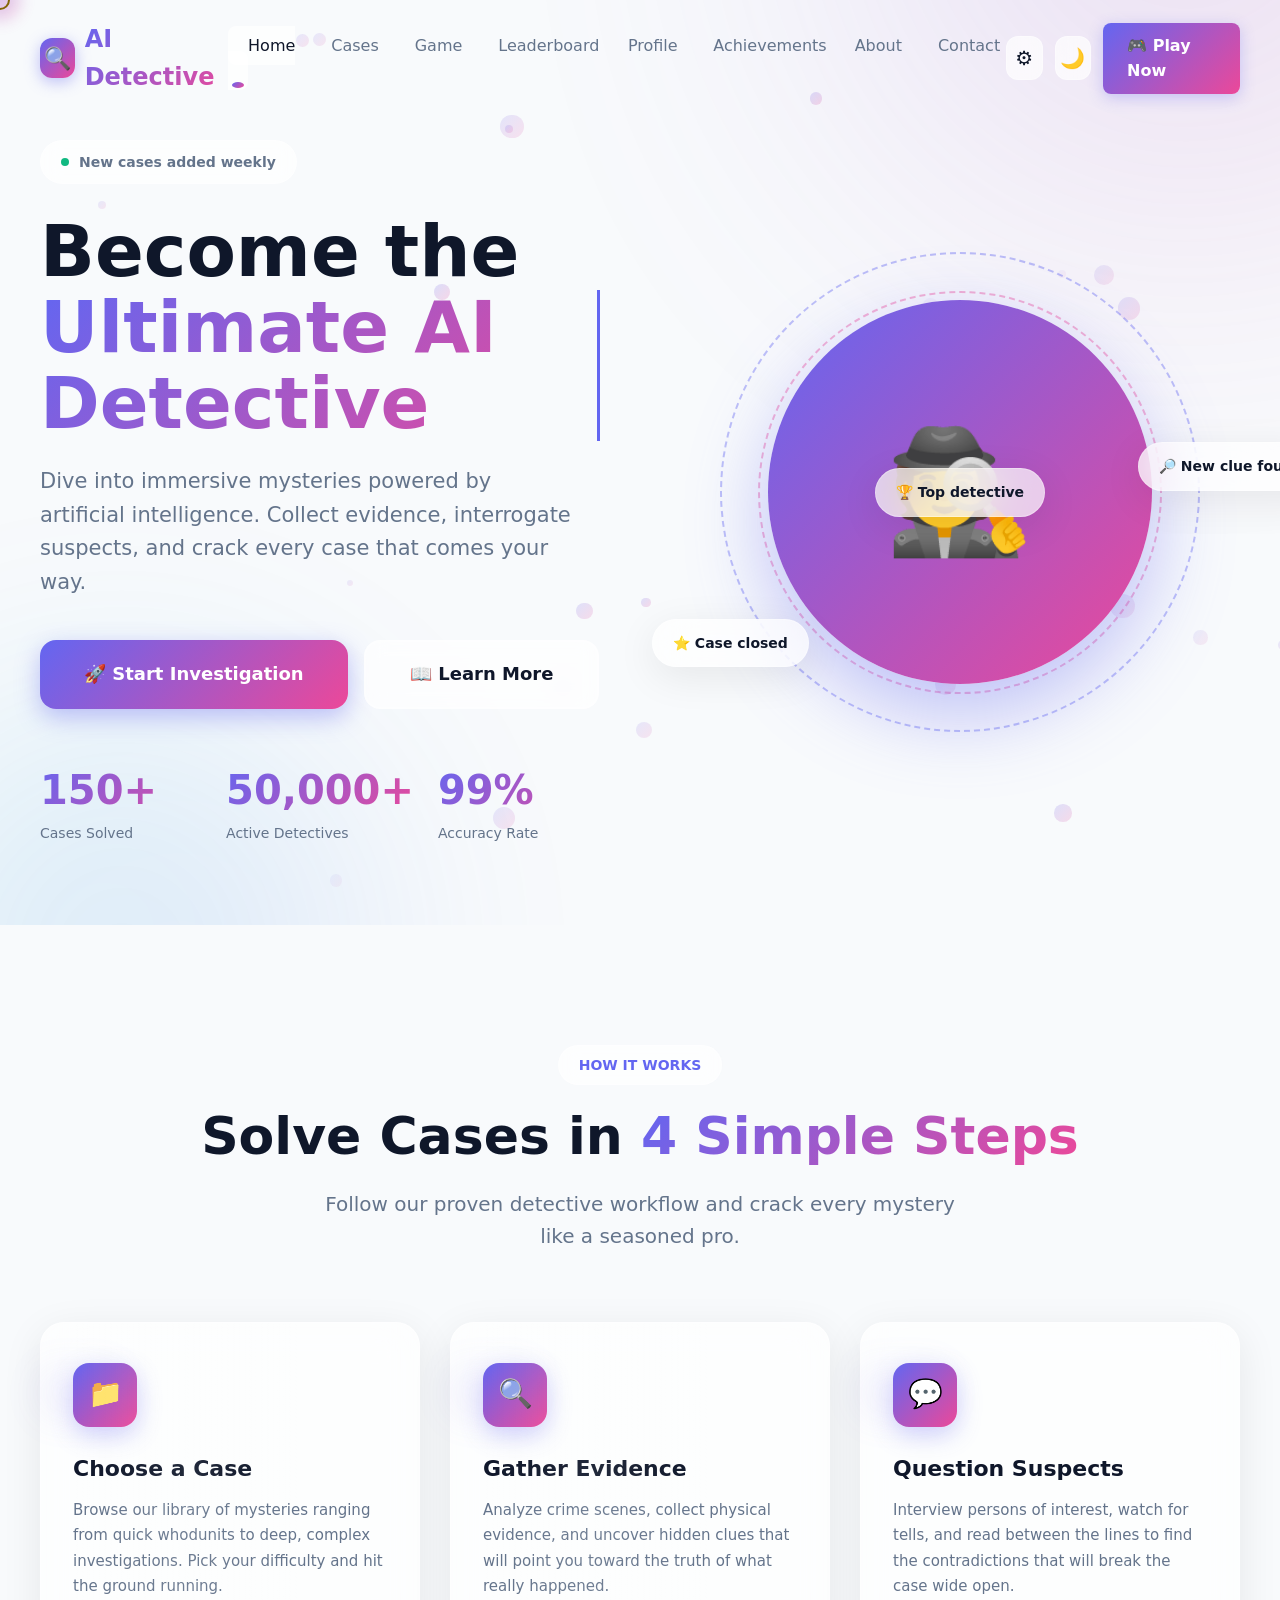
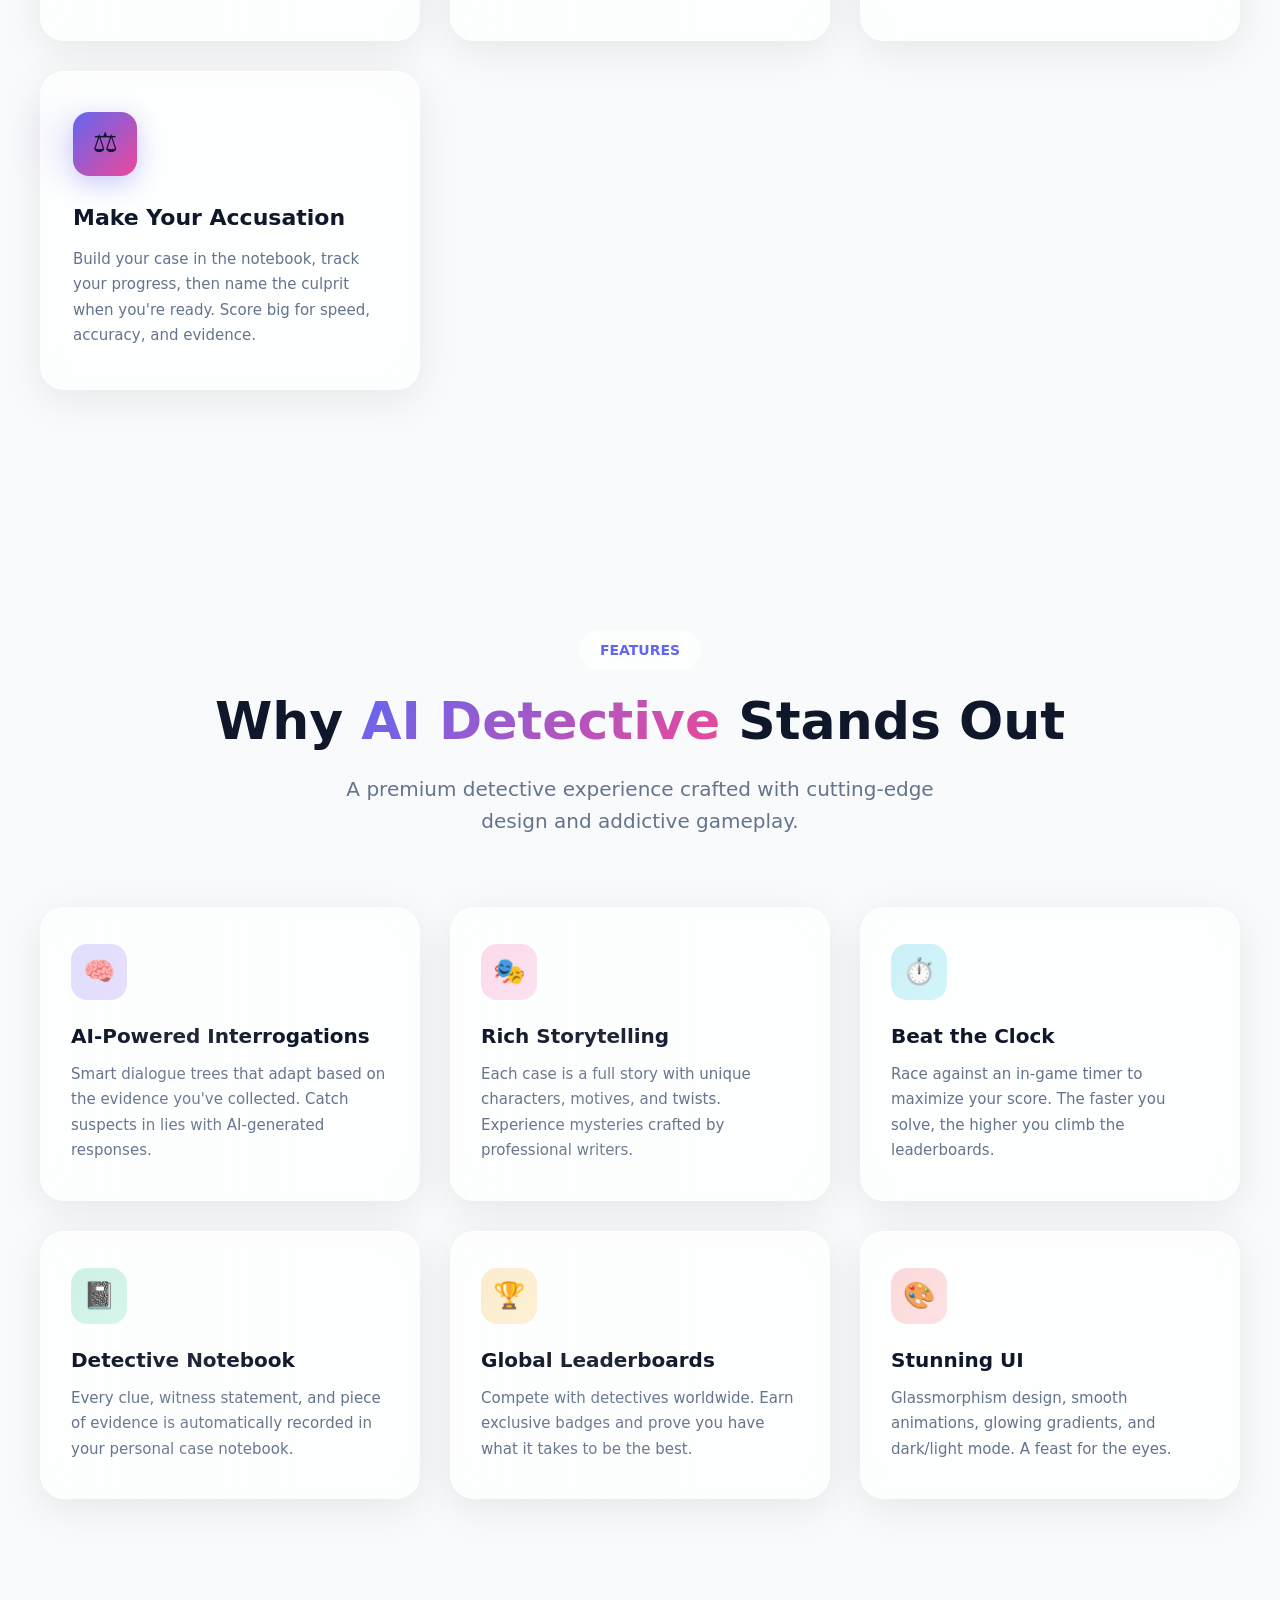
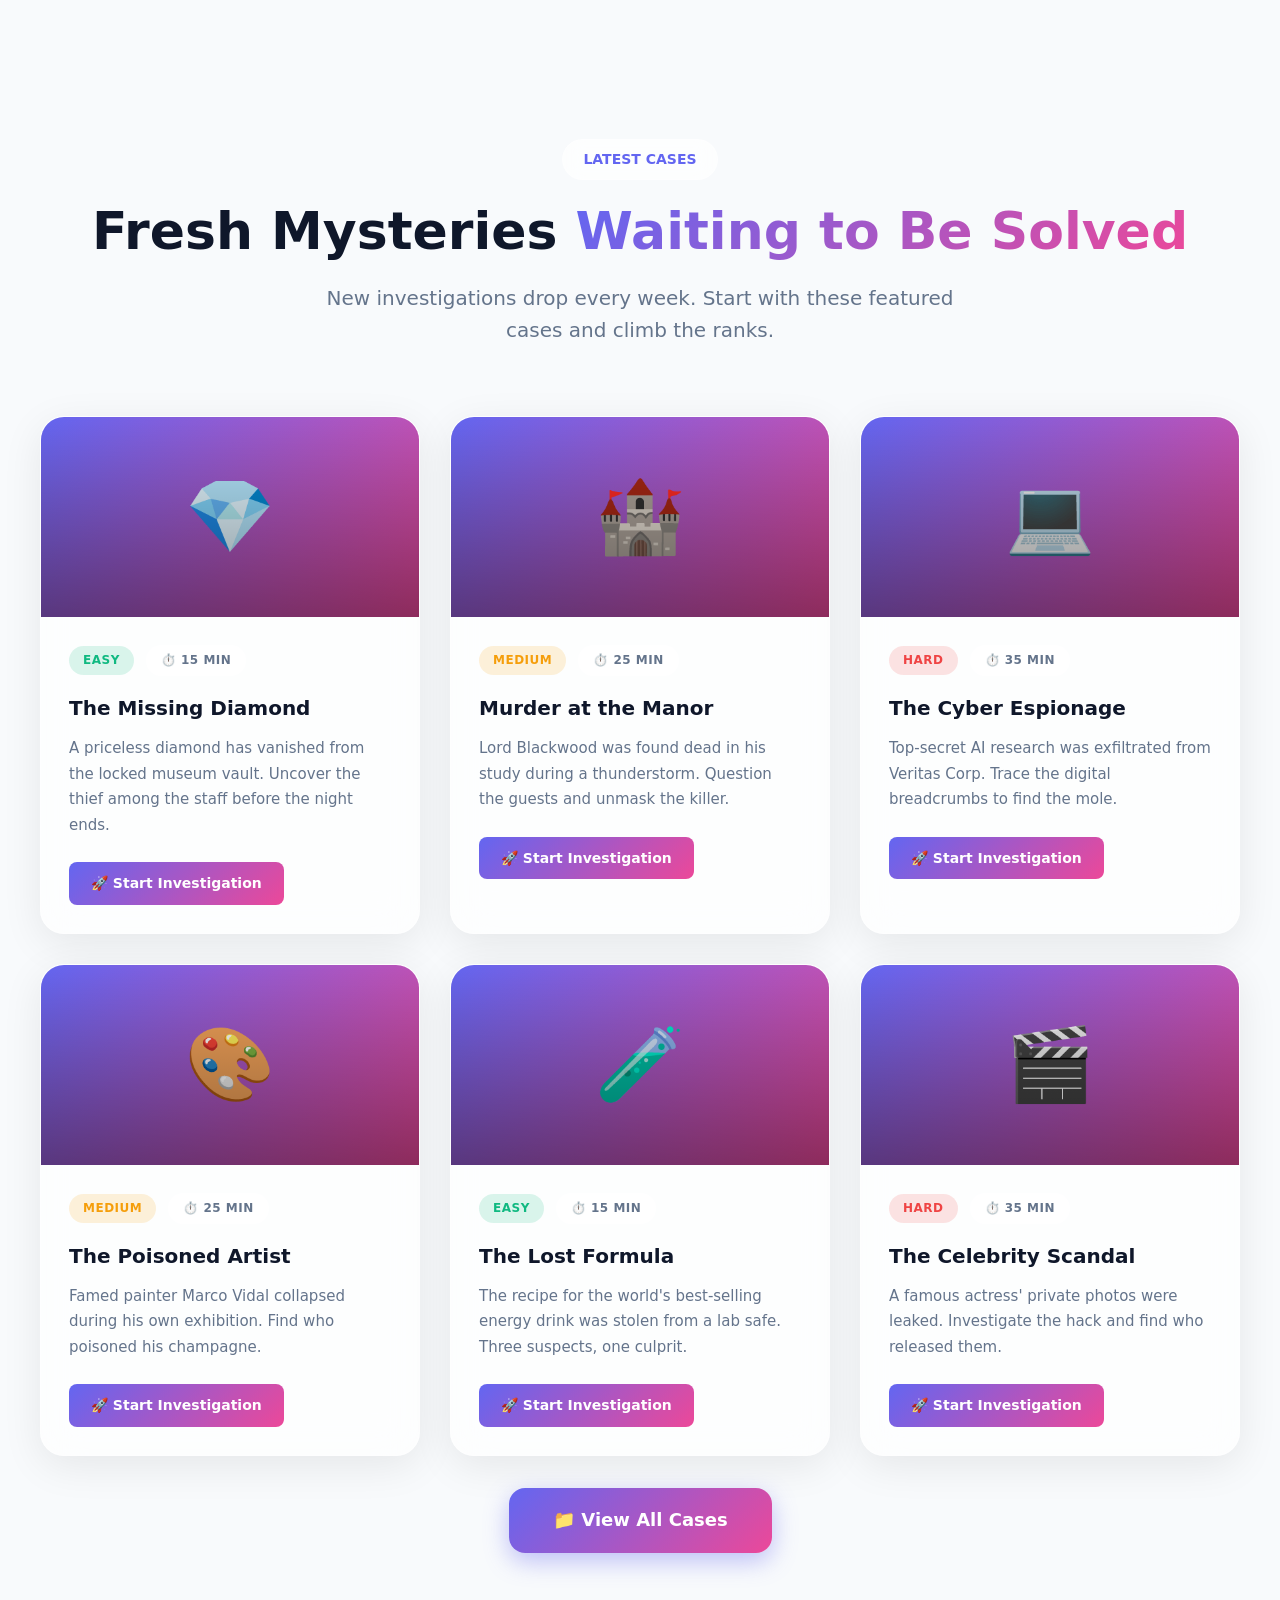
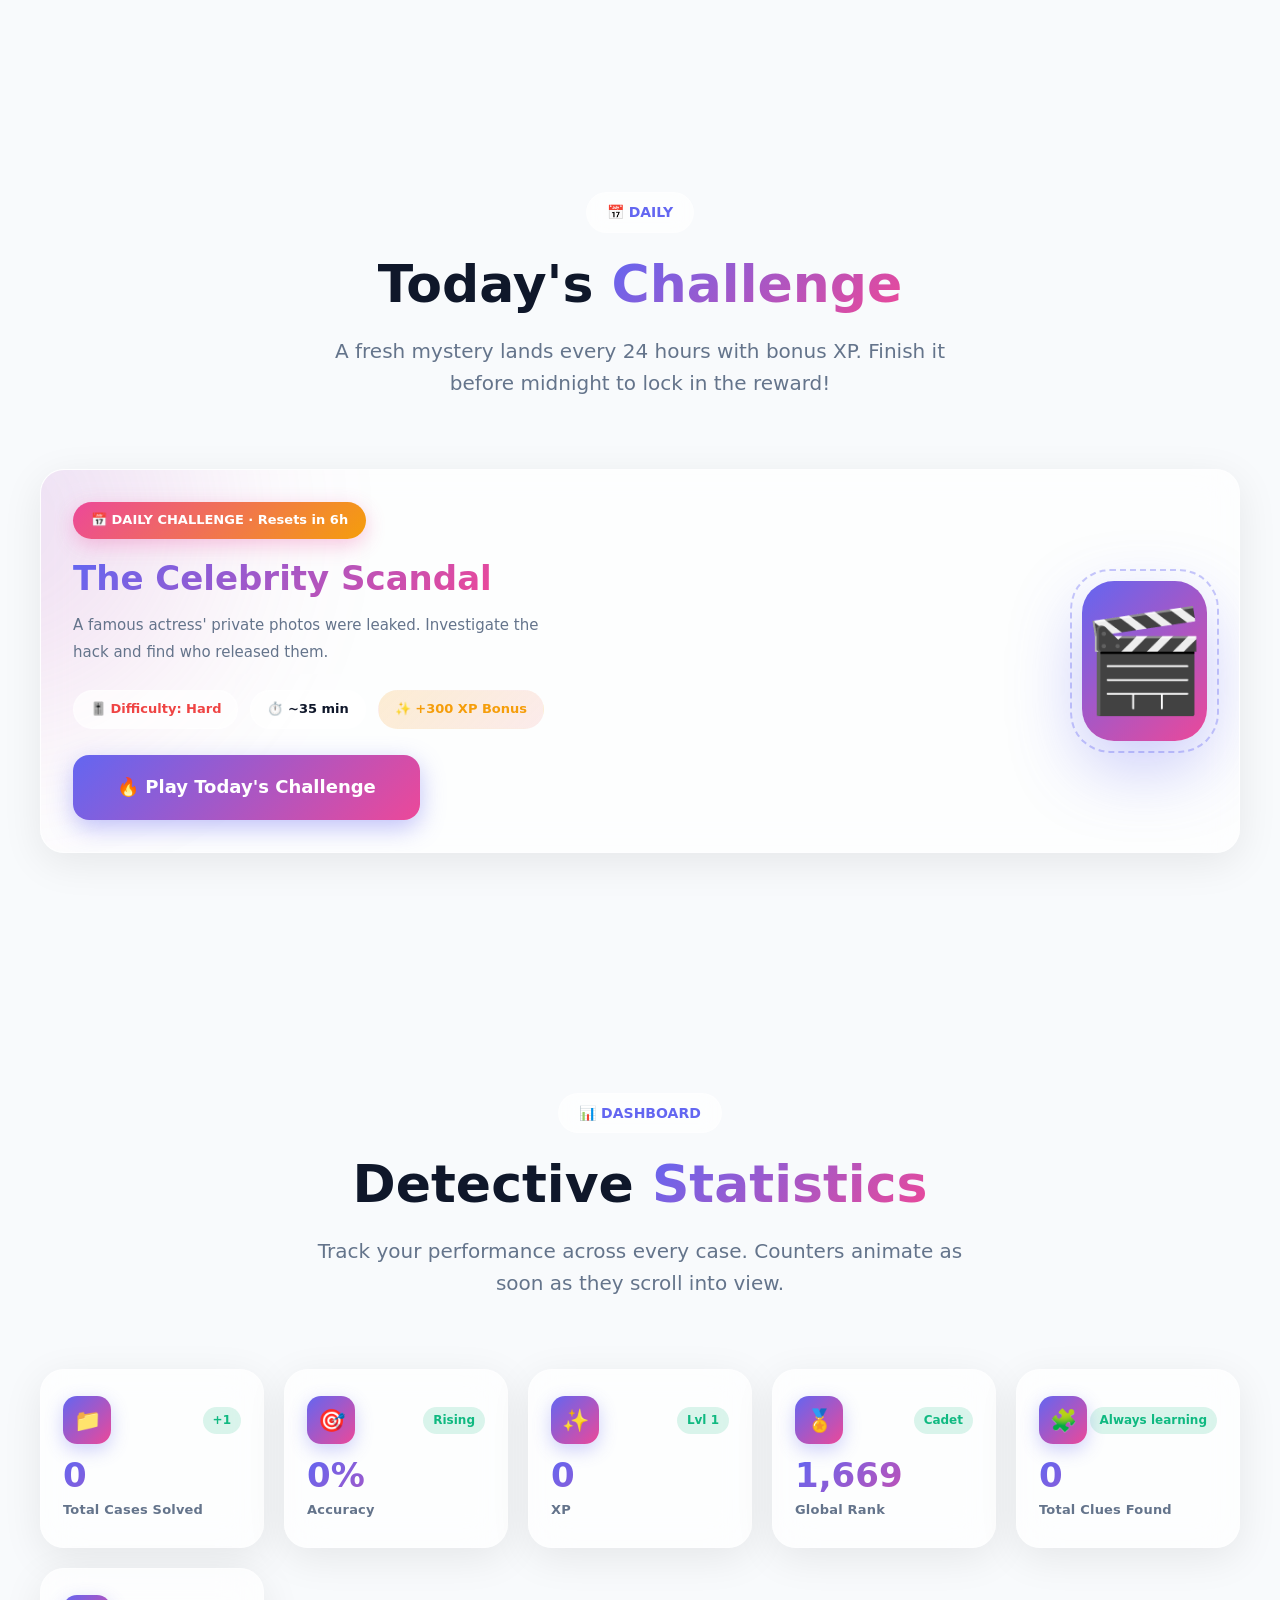
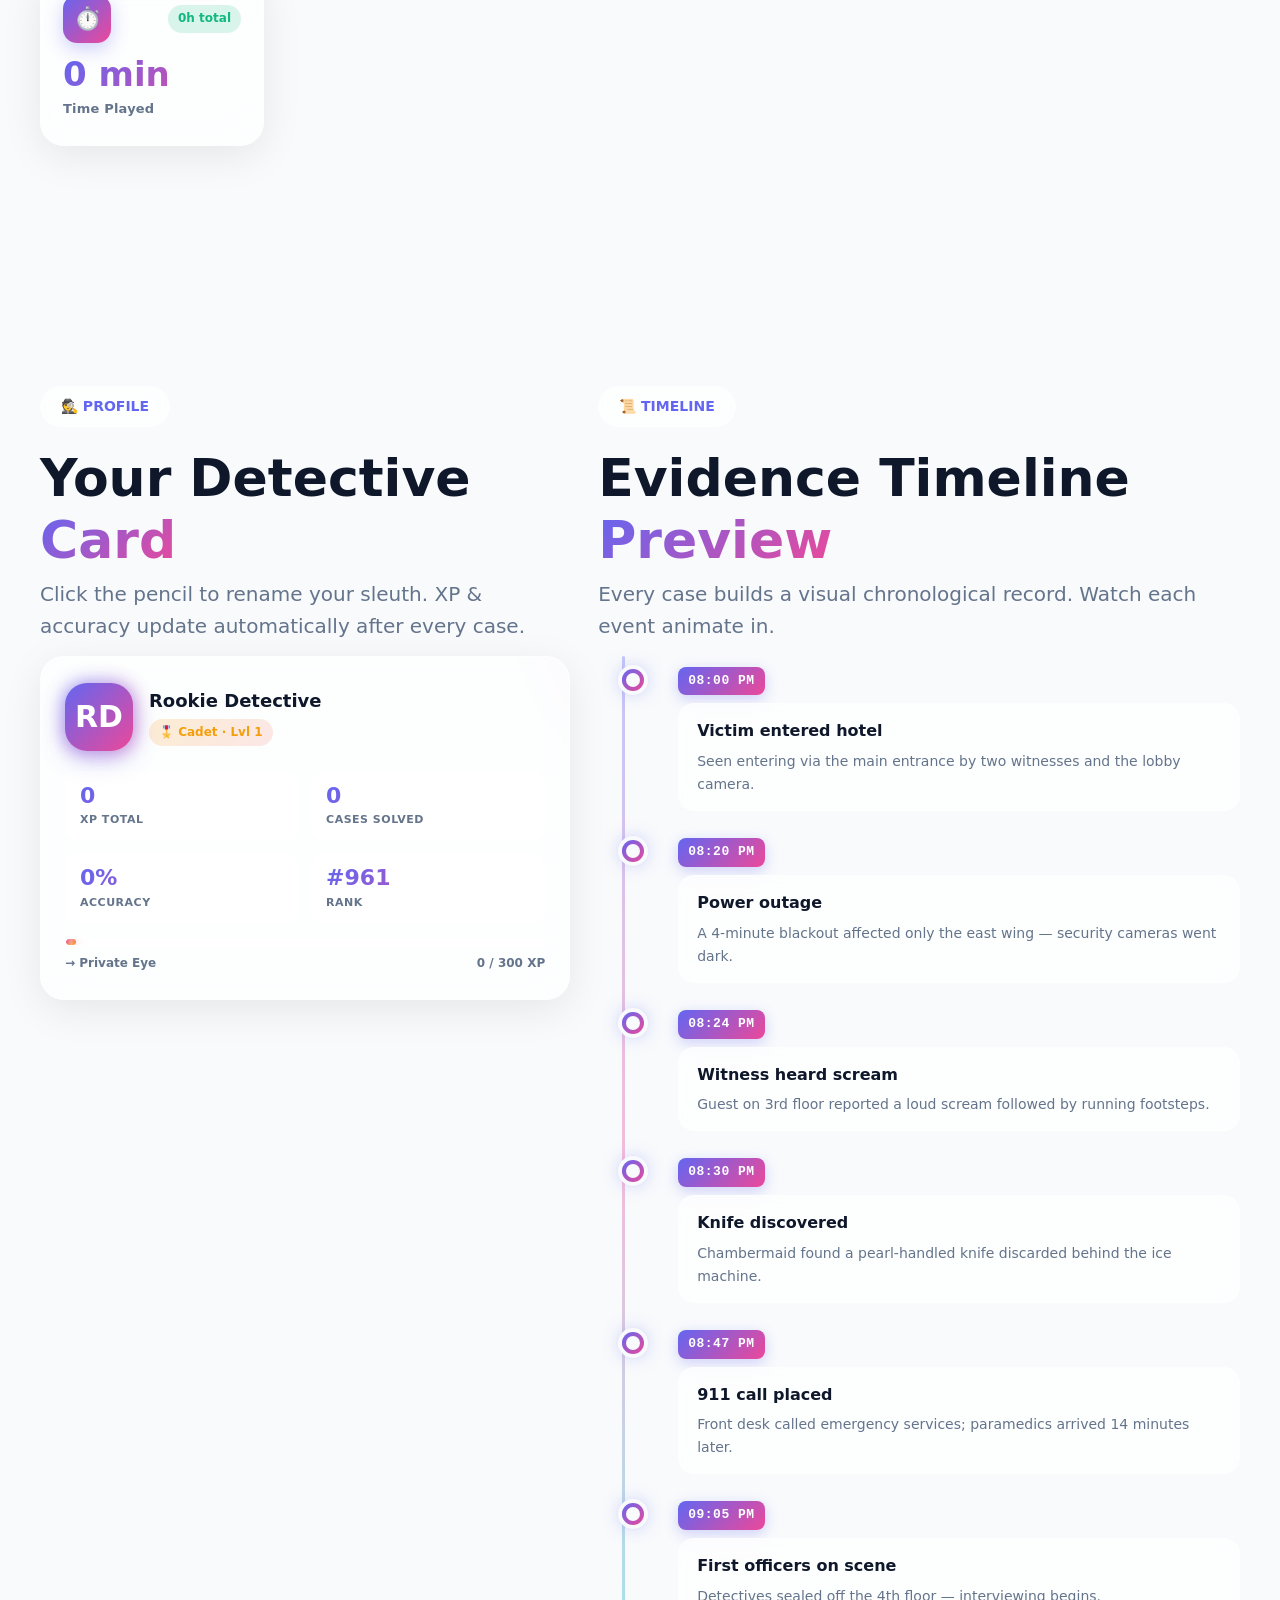
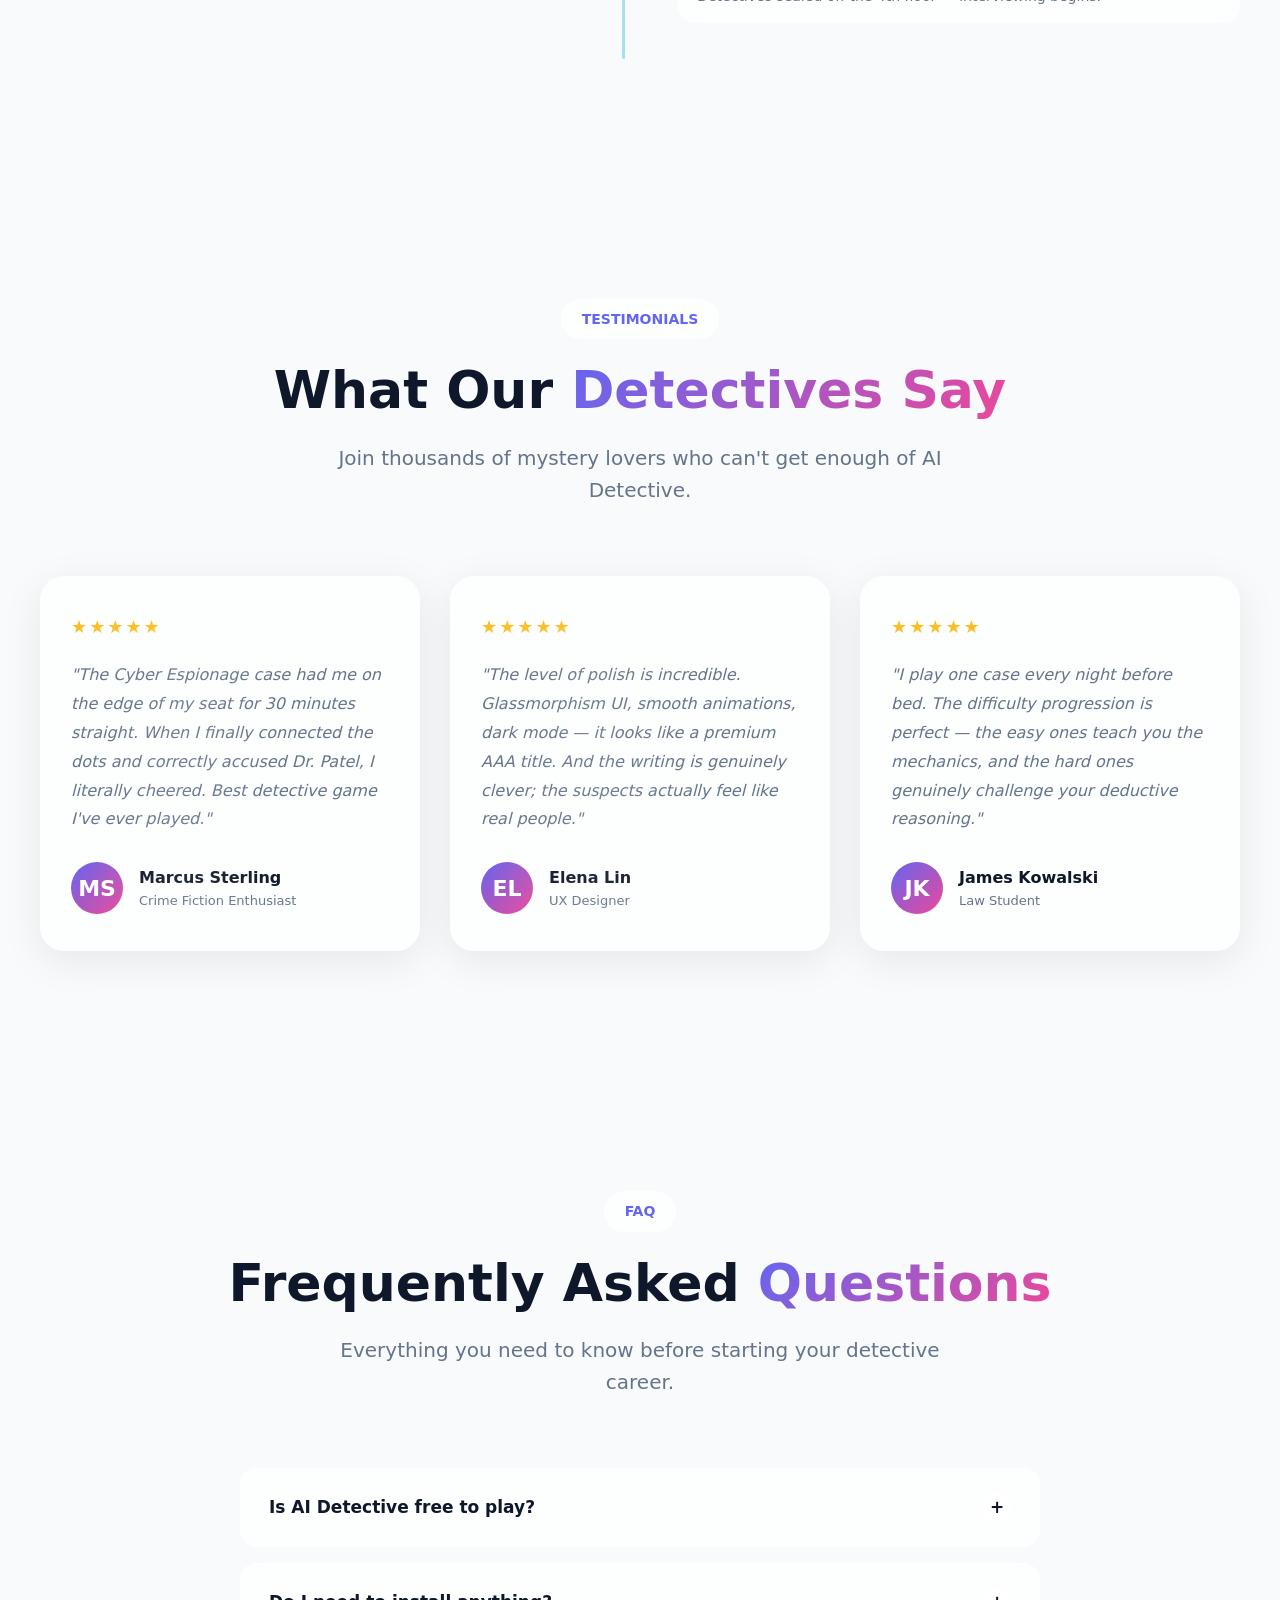
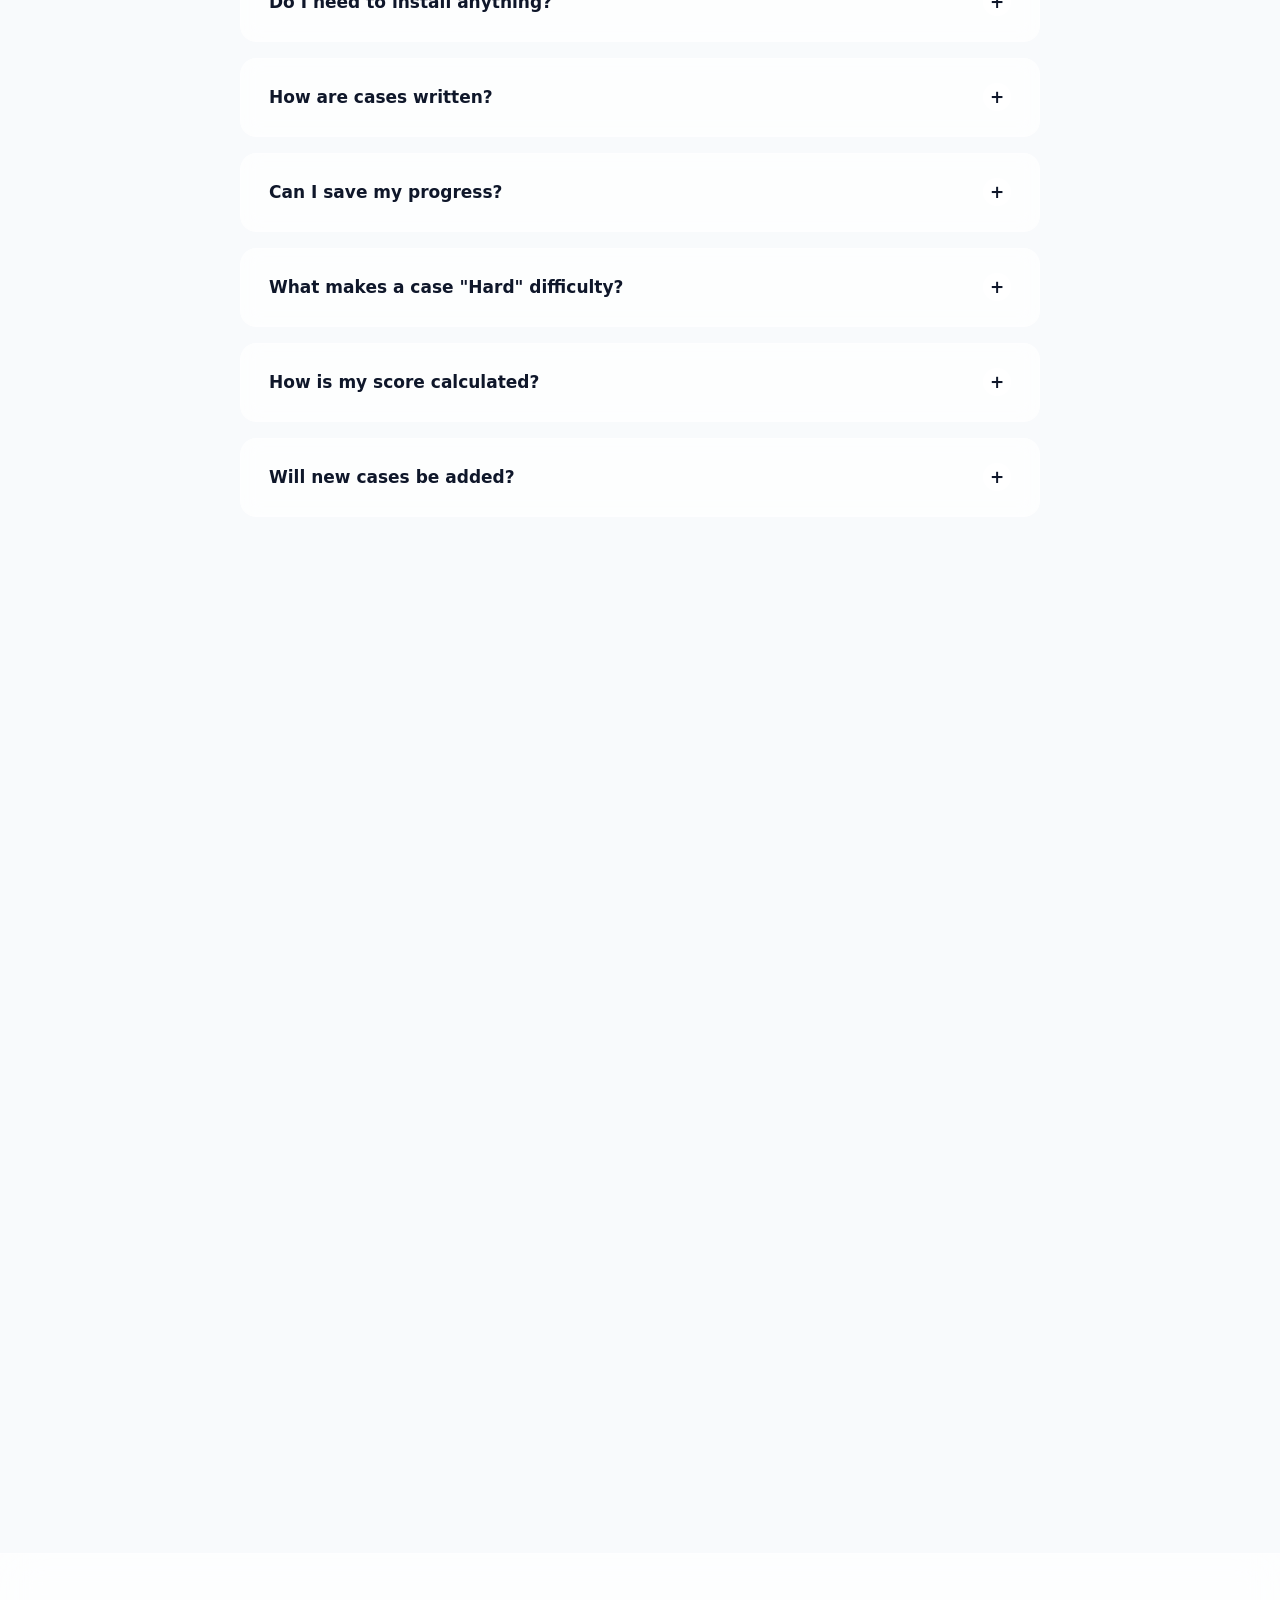
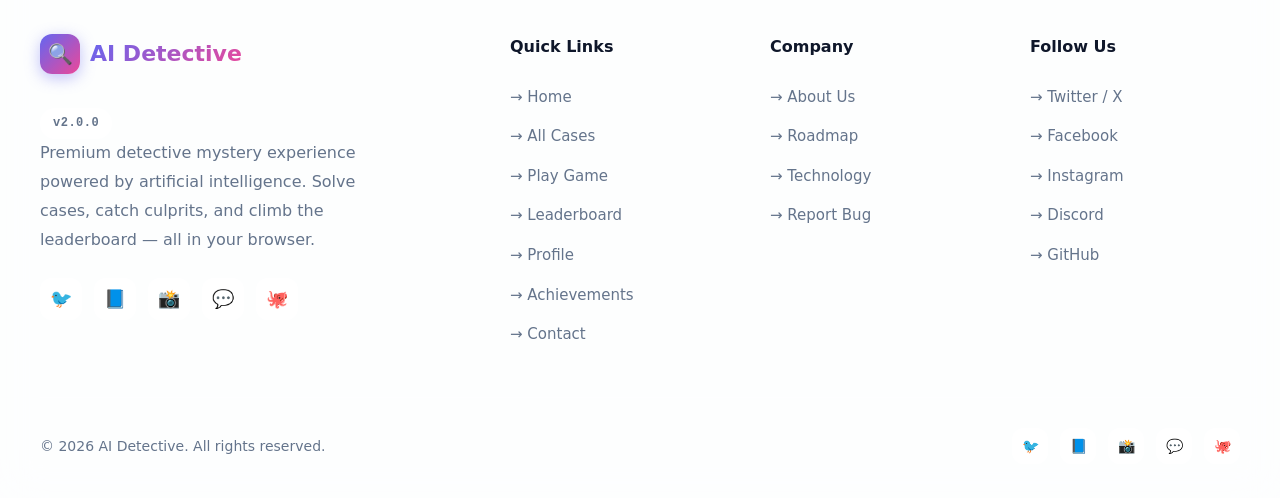
<file: index.html>
<!DOCTYPE html>
<html lang="en" data-theme="dark">
<head>
  <meta charset="UTF-8">
  <meta name="viewport" content="width=device-width, initial-scale=1.0">
  <meta name="description" content="AI Detective - Become the Ultimate AI Detective. Solve fictional mysteries by collecting clues and questioning suspects.">
  <title>AI Detective - Become the Ultimate AI Detective</title>
  <link rel="stylesheet" href="css/style.css">
</head>
<body class="no-scroll">

  <!-- Fingerprint Loading Screen -->
  <div class="fp-loader">
    <div class="fp-wrap">
      <div class="fp-icon">🔍<div class="fp-scan"></div></div>
      <div class="fp-text">Scanning credentials...</div>
      <div class="fp-bar"><div class="fp-bar-fill"></div></div>
      <div class="fp-percent">0%</div>
    </div>
  </div>
  <!-- Legacy fallback loader -->
  <div class="loader">
    <div class="loader-spinner"></div>
    <div class="loader-text">Loading AI Detective...</div>
  </div>

  <!-- Particle Background -->
  <div class="particles"></div>

  <!-- Custom Cursor -->
  <div class="cursor"></div>
  <div class="cursor-follower"></div>

  <!-- Navbar -->
  <nav class="navbar">
    <div class="nav-container">
      <a href="index.html" class="nav-logo">
        <span class="nav-logo-icon">🔍</span>
        <span class="nav-logo-text">AI Detective</span>
      </a>
      <ul class="nav-links">
        <li><a href="index.html">Home</a></li>
        <li><a href="cases.html">Cases</a></li>
        <li><a href="game.html">Game</a></li>
        <li><a href="leaderboard.html">Leaderboard</a></li>
        <li><a href="#profile">Profile</a></li>
        <li><a href="achievements.html">Achievements</a></li>
        <li><a href="about.html">About</a></li>
        <li><a href="contact.html">Contact</a></li>
      </ul>
      <div class="nav-actions">
        <button class="settings-toggle" data-settings-toggle aria-label="Settings">⚙️</button>
        <button class="theme-toggle" data-theme-toggle aria-label="Toggle theme">
          <span data-theme-icon>☀️</span>
        </button>
        <a href="cases.html" class="nav-cta">🎮 Play Now</a>
        <button class="nav-toggle" aria-label="Menu">
          <span></span>
          <span></span>
          <span></span>
        </button>
      </div>
    </div>
  </nav>

  <!-- Mobile Menu -->
  <div class="mobile-overlay"></div>
  <div class="mobile-menu">
    <ul>
      <li><a href="index.html">🏠 Home</a></li>
      <li><a href="cases.html">📁 Cases</a></li>
      <li><a href="game.html">🎮 Game</a></li>
      <li><a href="leaderboard.html">🏆 Leaderboard</a></li>
      <li><a href="#profile">🕵️ Profile</a></li>
      <li><a href="achievements.html">🏅 Achievements</a></li>
      <li><a href="about.html">ℹ️ About</a></li>
      <li><a href="contact.html">✉️ Contact</a></li>
      <li><a href="#" data-settings-toggle>⚙️ Settings</a></li>
    </ul>
  </div>

  <!-- Main -->
  <main>

    <!-- Hero -->
    <section class="hero">
      <div class="container">
        <div class="hero-grid">
          <div class="hero-content">
            <div class="hero-tag reveal">
              <span class="hero-tag-dot"></span>
              <span class="hero-tag-text">New cases added weekly</span>
            </div>
            <h1 class="hero-title reveal">
              Become the<br>
              <span class="gradient-text typing-text" data-phrases="Ultimate AI Detective,Mystery Solver,Crime Analyst,Master Sleuth"></span>
            </h1>
            <p class="hero-subtitle reveal">
              Dive into immersive mysteries powered by artificial intelligence. Collect evidence, interrogate suspects, and crack every case that comes your way.
            </p>
            <div class="hero-actions reveal">
              <a href="cases.html" class="btn btn-primary btn-lg">🚀 Start Investigation</a>
              <a href="#how" class="btn btn-secondary btn-lg">📖 Learn More</a>
            </div>
            <div class="hero-stats reveal">
              <div class="hero-stat">
                <div class="hero-stat-number" data-counter="150" data-suffix="+">0</div>
                <div class="hero-stat-label">Cases Solved</div>
              </div>
              <div class="hero-stat">
                <div class="hero-stat-number" data-counter="50000" data-suffix="+">0</div>
                <div class="hero-stat-label">Active Detectives</div>
              </div>
              <div class="hero-stat">
                <div class="hero-stat-number" data-counter="99" data-suffix="%">0</div>
                <div class="hero-stat-label">Accuracy Rate</div>
              </div>
            </div>
          </div>
          <div class="hero-visual">
            <div class="detective-illustration reveal-right">
              <div class="detective-ring"></div>
              <div class="detective-ring"></div>
              <div class="detective-ring"></div>
              <div class="detective-avatar">🕵️</div>
            </div>
            <div class="floating-badge">🔎 New clue found</div>
            <div class="floating-badge">⭐ Case closed</div>
            <div class="floating-badge">🏆 Top detective</div>
          </div>
        </div>
      </div>
    </section>

    <!-- How it Works -->
    <section class="section" id="how">
      <div class="container">
        <div class="section-header reveal">
          <span class="section-tag">HOW IT WORKS</span>
          <h2 class="section-title">Solve Cases in <span>4 Simple Steps</span></h2>
          <p class="section-subtitle">Follow our proven detective workflow and crack every mystery like a seasoned pro.</p>
        </div>
        <div class="how-grid">
          <div class="step-card glass glass-glow reveal">
            <div class="step-icon">📁</div>
            <h3 class="step-title">Choose a Case</h3>
            <p class="step-desc">Browse our library of mysteries ranging from quick whodunits to deep, complex investigations. Pick your difficulty and hit the ground running.</p>
          </div>
          <div class="step-card glass glass-glow reveal">
            <div class="step-icon">🔍</div>
            <h3 class="step-title">Gather Evidence</h3>
            <p class="step-desc">Analyze crime scenes, collect physical evidence, and uncover hidden clues that will point you toward the truth of what really happened.</p>
          </div>
          <div class="step-card glass glass-glow reveal">
            <div class="step-icon">💬</div>
            <h3 class="step-title">Question Suspects</h3>
            <p class="step-desc">Interview persons of interest, watch for tells, and read between the lines to find the contradictions that will break the case wide open.</p>
          </div>
          <div class="step-card glass glass-glow reveal">
            <div class="step-icon">⚖️</div>
            <h3 class="step-title">Make Your Accusation</h3>
            <p class="step-desc">Build your case in the notebook, track your progress, then name the culprit when you're ready. Score big for speed, accuracy, and evidence.</p>
          </div>
        </div>
      </div>
    </section>

    <!-- Features -->
    <section class="section">
      <div class="container">
        <div class="section-header reveal">
          <span class="section-tag">FEATURES</span>
          <h2 class="section-title">Why <span>AI Detective</span> Stands Out</h2>
          <p class="section-subtitle">A premium detective experience crafted with cutting-edge design and addictive gameplay.</p>
        </div>
        <div class="features-grid">
          <div class="feature-card glass glass-glow reveal">
            <div class="feature-icon purple">🧠</div>
            <h3 class="feature-title">AI-Powered Interrogations</h3>
            <p class="feature-desc">Smart dialogue trees that adapt based on the evidence you've collected. Catch suspects in lies with AI-generated responses.</p>
          </div>
          <div class="feature-card glass glass-glow reveal">
            <div class="feature-icon pink">🎭</div>
            <h3 class="feature-title">Rich Storytelling</h3>
            <p class="feature-desc">Each case is a full story with unique characters, motives, and twists. Experience mysteries crafted by professional writers.</p>
          </div>
          <div class="feature-card glass glass-glow reveal">
            <div class="feature-icon cyan">⏱️</div>
            <h3 class="feature-title">Beat the Clock</h3>
            <p class="feature-desc">Race against an in-game timer to maximize your score. The faster you solve, the higher you climb the leaderboards.</p>
          </div>
          <div class="feature-card glass glass-glow reveal">
            <div class="feature-icon green">📓</div>
            <h3 class="feature-title">Detective Notebook</h3>
            <p class="feature-desc">Every clue, witness statement, and piece of evidence is automatically recorded in your personal case notebook.</p>
          </div>
          <div class="feature-card glass glass-glow reveal">
            <div class="feature-icon amber">🏆</div>
            <h3 class="feature-title">Global Leaderboards</h3>
            <p class="feature-desc">Compete with detectives worldwide. Earn exclusive badges and prove you have what it takes to be the best.</p>
          </div>
          <div class="feature-card glass glass-glow reveal">
            <div class="feature-icon red">🎨</div>
            <h3 class="feature-title">Stunning UI</h3>
            <p class="feature-desc">Glassmorphism design, smooth animations, glowing gradients, and dark/light mode. A feast for the eyes.</p>
          </div>
        </div>
      </div>
    </section>

    <!-- Latest Cases -->
    <section class="section">
      <div class="container">
        <div class="section-header reveal">
          <span class="section-tag">LATEST CASES</span>
          <h2 class="section-title">Fresh Mysteries <span>Waiting to Be Solved</span></h2>
          <p class="section-subtitle">New investigations drop every week. Start with these featured cases and climb the ranks.</p>
        </div>
        <div class="cases-grid" data-cases-grid>
          <!-- Cases rendered by JS -->
        </div>
        <div class="text-center mt-8 reveal">
          <a href="cases.html" class="btn btn-primary btn-lg">📁 View All Cases</a>
        </div>
      </div>
    </section>

    <!-- Daily Challenge Section -->
    <section class="section" id="daily">
      <div class="container">
        <div class="section-header reveal">
          <span class="section-tag">📅 DAILY</span>
          <h2 class="section-title">Today's <span>Challenge</span></h2>
          <p class="section-subtitle">A fresh mystery lands every 24 hours with bonus XP. Finish it before midnight to lock in the reward!</p>
        </div>
        <div data-daily-challenge class="reveal"></div>
      </div>
    </section>

    <!-- Statistics Dashboard Section -->
    <section class="section" id="stats">
      <div class="container">
        <div class="section-header reveal">
          <span class="section-tag">📊 DASHBOARD</span>
          <h2 class="section-title">Detective <span>Statistics</span></h2>
          <p class="section-subtitle">Track your performance across every case. Counters animate as soon as they scroll into view.</p>
        </div>
        <div data-stats-dashboard class="reveal"></div>
      </div>
    </section>

    <!-- Detective Profile & Timeline Preview Section -->
    <section class="section" id="profile">
      <div class="container" style="display:grid; grid-template-columns: minmax(0, 0.95fr) minmax(0, 1.15fr); gap: 28px; align-items:start;">
        <div class="reveal">
          <div class="section-header" style="text-align:left; margin-bottom:14px;">
            <span class="section-tag">🕵️ PROFILE</span>
            <h2 class="section-title" style="margin-bottom:6px;">Your Detective <span>Card</span></h2>
            <p class="section-subtitle" style="margin-bottom:0;">Click the pencil to rename your sleuth. XP &amp; accuracy update automatically after every case.</p>
          </div>
          <div data-profile-card></div>
        </div>
        <div class="reveal">
          <div class="section-header" style="text-align:left; margin-bottom:14px;">
            <span class="section-tag">📜 TIMELINE</span>
            <h2 class="section-title" style="margin-bottom:6px;">Evidence Timeline <span>Preview</span></h2>
            <p class="section-subtitle" style="margin-bottom:0;">Every case builds a visual chronological record. Watch each event animate in.</p>
          </div>
          <div data-timeline></div>
        </div>
      </div>
    </section>

    <!-- Testimonials -->
    <section class="section">
      <div class="container">
        <div class="section-header reveal">
          <span class="section-tag">TESTIMONIALS</span>
          <h2 class="section-title">What Our <span>Detectives Say</span></h2>
          <p class="section-subtitle">Join thousands of mystery lovers who can't get enough of AI Detective.</p>
        </div>
        <div class="testimonials-grid">
          <div class="testimonial-card glass glass-glow reveal">
            <div class="testimonial-stars">★★★★★</div>
            <p class="testimonial-quote">"The Cyber Espionage case had me on the edge of my seat for 30 minutes straight. When I finally connected the dots and correctly accused Dr. Patel, I literally cheered. Best detective game I've ever played."</p>
            <div class="testimonial-author">
              <div class="testimonial-avatar">MS</div>
              <div>
                <div class="testimonial-name">Marcus Sterling</div>
                <div class="testimonial-role">Crime Fiction Enthusiast</div>
              </div>
            </div>
          </div>
          <div class="testimonial-card glass glass-glow reveal">
            <div class="testimonial-stars">★★★★★</div>
            <p class="testimonial-quote">"The level of polish is incredible. Glassmorphism UI, smooth animations, dark mode — it looks like a premium AAA title. And the writing is genuinely clever; the suspects actually feel like real people."</p>
            <div class="testimonial-author">
              <div class="testimonial-avatar">EL</div>
              <div>
                <div class="testimonial-name">Elena Lin</div>
                <div class="testimonial-role">UX Designer</div>
              </div>
            </div>
          </div>
          <div class="testimonial-card glass glass-glow reveal">
            <div class="testimonial-stars">★★★★★</div>
            <p class="testimonial-quote">"I play one case every night before bed. The difficulty progression is perfect — the easy ones teach you the mechanics, and the hard ones genuinely challenge your deductive reasoning."</p>
            <div class="testimonial-author">
              <div class="testimonial-avatar">JK</div>
              <div>
                <div class="testimonial-name">James Kowalski</div>
                <div class="testimonial-role">Law Student</div>
              </div>
            </div>
          </div>
        </div>
      </div>
    </section>

    <!-- FAQ -->
    <section class="section">
      <div class="container">
        <div class="section-header reveal">
          <span class="section-tag">FAQ</span>
          <h2 class="section-title">Frequently Asked <span>Questions</span></h2>
          <p class="section-subtitle">Everything you need to know before starting your detective career.</p>
        </div>
        <div class="faq-container">
          <div class="faq-item reveal">
            <button class="faq-question">
              <span>Is AI Detective free to play?</span>
              <span class="faq-icon">+</span>
            </button>
            <div class="faq-answer">
              <p>Yes! AI Detective is 100% free to play with no paywalls, no microtransactions, and no ads. Every case, feature, and leaderboard is unlocked from the moment you arrive. We believe great detective stories should be accessible to everyone.</p>
            </div>
          </div>
          <div class="faq-item reveal">
            <button class="faq-question">
              <span>Do I need to install anything?</span>
              <span class="faq-icon">+</span>
            </button>
            <div class="faq-answer">
              <p>Absolutely not. AI Detective is a pure web-based experience that runs directly in your browser. No downloads, no plugins, no installations required. It works on desktop, tablet, and mobile — just open the site and start investigating.</p>
            </div>
          </div>
          <div class="faq-item reveal">
            <button class="faq-question">
              <span>How are cases written?</span>
              <span class="faq-icon">+</span>
            </button>
            <div class="faq-answer">
              <p>Each mystery is crafted by experienced writers who specialize in the whodunit genre. Cases are then QA-playtested by dozens of beta detectives to ensure the clues are fair, the logic is airtight, and there are no plot holes. Every suspect needs a believable motive and opportunity.</p>
            </div>
          </div>
          <div class="faq-item reveal">
            <button class="faq-question">
              <span>Can I save my progress?</span>
              <span class="faq-icon">+</span>
            </button>
            <div class="faq-answer">
              <p>Yes! Your solved cases, scores, and preferences are automatically saved to your browser's localStorage. This means you can close the tab and come back later without losing anything. Pro tip: Export your scores periodically if you switch browsers often.</p>
            </div>
          </div>
          <div class="faq-item reveal">
            <button class="faq-question">
              <span>What makes a case "Hard" difficulty?</span>
              <span class="faq-icon">+</span>
            </button>
            <div class="faq-answer">
              <p>Hard cases feature more suspects (4-6 instead of 2-3), more pieces of evidence to analyze, more questions per suspect, and deliberately ambiguous clues that point to multiple suspects at first. The culprit is designed to be the last person you'd expect — but with all the evidence pointing to them if you look carefully enough.</p>
            </div>
          </div>
          <div class="faq-item reveal">
            <button class="faq-question">
              <span>How is my score calculated?</span>
              <span class="faq-icon">+</span>
            </button>
            <div class="faq-answer">
              <p>Every case starts with a base score of 1000 points. You earn bonus points for each clue you collect (up to 500 total) and lose points for every minute that ticks off the timer (capped at 500). The minimum score for a correct accusation is 100 points. Wrong accusations award zero — so be sure before you name the culprit!</p>
            </div>
          </div>
          <div class="faq-item reveal">
            <button class="faq-question">
              <span>Will new cases be added?</span>
              <span class="faq-icon">+</span>
            </button>
            <div class="faq-answer">
              <p>New cases drop every week! Our writing team is constantly working on fresh mysteries across all difficulty levels. Follow us on social media or check back every Monday to see what's new in the case files.</p>
            </div>
          </div>
        </div>
      </div>
    </section>

  </main>

  <!-- Settings Panel Overlay & Panel -->
  <div data-settings-overlay class="settings-overlay"></div>
  <aside class="settings-panel glass glass-glow" data-settings-panel>
    <div class="settings-header">
      <h3 class="settings-title">⚙️ Settings</h3>
      <button data-settings-close aria-label="close" style="background:transparent;border:none;color:inherit;font-size:22px;cursor:pointer;">✕</button>
    </div>
    <div class="settings-body">
      <div class="settings-row">
        <div class="settings-info">
          <span class="settings-icon">🔊</span>
          <span>
            <div class="settings-label">Enable Sound</div>
            <small class="settings-hint">Plays subtle beeps on clicks &amp; events</small>
          </span>
        </div>
        <label class="switch">
          <input type="checkbox" data-pref="sound">
          <span class="slider"></span>
        </label>
      </div>
      <div class="settings-row">
        <div class="settings-info">
          <span class="settings-icon">✨</span>
          <span>
            <div class="settings-label">Enable Animations</div>
            <small class="settings-hint">Fades, reveals &amp; hover effects</small>
          </span>
        </div>
        <label class="switch">
          <input type="checkbox" data-pref="animations" checked>
          <span class="slider"></span>
        </label>
      </div>
      <div class="settings-row">
        <div class="settings-info">
          <span class="settings-icon">🎨</span>
          <span>
            <div class="settings-label">Dark Theme</div>
            <small class="settings-hint">Switch between dark &amp; light mode</small>
          </span>
        </div>
        <label class="switch">
          <input type="checkbox" data-pref="theme" checked>
          <span class="slider"></span>
        </label>
      </div>
    </div>
    <div class="settings-footer">
      <small>Build <span data-app-version>v2.0.0</span></small>
    </div>
  </aside>

  <!-- Footer -->
  <footer class="footer">
    <div class="container">
      <div class="footer-grid">
        <div class="footer-brand">
          <div class="footer-logo">
            <span class="footer-logo-icon">🔍</span>
            <span class="footer-logo-text">AI Detective</span>
          </div>
          <span class="footer-brand-version mono" data-app-version>v2.0.0</span>
          <p class="footer-desc">Premium detective mystery experience powered by artificial intelligence. Solve cases, catch culprits, and climb the leaderboard — all in your browser.</p>
          <div class="footer-socials">
            <a href="#" class="social-link" data-hover>🐦</a>
            <a href="#" class="social-link" data-hover>📘</a>
            <a href="#" class="social-link" data-hover>📸</a>
            <a href="#" class="social-link" data-hover>💬</a>
            <a href="#" class="social-link" data-hover>🐙</a>
          </div>
        </div>
        <div class="footer-col">
          <h4>Quick Links</h4>
          <ul>
            <li><a href="index.html">→ Home</a></li>
            <li><a href="cases.html">→ All Cases</a></li>
            <li><a href="game.html">→ Play Game</a></li>
            <li><a href="leaderboard.html">→ Leaderboard</a></li>
            <li><a href="#profile">→ Profile</a></li>
            <li><a href="achievements.html">→ Achievements</a></li>
            <li><a href="contact.html">→ Contact</a></li>
          </ul>
        </div>
        <div class="footer-col">
          <h4>Company</h4>
          <ul>
            <li><a href="about.html">→ About Us</a></li>
            <li><a href="about.html#future">→ Roadmap</a></li>
            <li><a href="about.html#tech">→ Technology</a></li>
            <li><a href="contact.html">→ Report Bug</a></li>
          </ul>
        </div>
        <div class="footer-col">
          <h4>Follow Us</h4>
          <ul>
            <li><a href="#">→ Twitter / X</a></li>
            <li><a href="#">→ Facebook</a></li>
            <li><a href="#">→ Instagram</a></li>
            <li><a href="#">→ Discord</a></li>
            <li><a href="#">→ GitHub</a></li>
          </ul>
        </div>
      </div>
      <div class="footer-bottom footer-bottom-row">
        <div class="footer-bottom-text">© 2026 AI Detective. All rights reserved.</div>
        <div class="footer-socials bottom">
          <a href="#" class="social-link" data-hover>🐦</a>
          <a href="#" class="social-link" data-hover>📘</a>
          <a href="#" class="social-link" data-hover>📸</a>
          <a href="#" class="social-link" data-hover>💬</a>
          <a href="#" class="social-link" data-hover>🐙</a>
        </div>
      </div>
    </div>
  </footer>

  <!-- Back to Top -->
  <button class="back-to-top" aria-label="Back to top">↑</button>

  <!-- General Modals -->
  <div class="modal-overlay" data-modal="response">
    <div class="modal glass response-modal">
      <div class="response-suspect">
        <div class="response-avatar">👤</div>
        <div>
          <div class="response-name">Suspect Name</div>
        </div>
      </div>
      <div class="response-question">Question text here</div>
      <div class="response-answer">Answer text here</div>
      <div class="modal-actions">
        <button class="btn btn-primary" data-modal-close>Continue Investigation</button>
      </div>
    </div>
  </div>

  <div class="modal-overlay" data-modal="name-edit">
    <div class="modal glass">
      <div class="modal-title" style="font-size:22px; font-weight:800; margin-bottom:6px;">✏️ Edit Detective Name</div>
      <div class="modal-message" style="margin-bottom:16px;">Personalize your sleuth identity.</div>
      <div style="display:flex;flex-direction:column;gap:12px;">
        <input class="name-edit-input" data-name-input maxlength="24" placeholder="Enter name">
      </div>
      <div class="modal-actions" style="margin-top:18px;">
        <button class="btn btn-secondary" data-modal-close>Cancel</button>
        <button class="btn btn-primary" data-name-save>Save Name</button>
      </div>
    </div>
  </div>

  <script src="js/script.js"></script>
</body>
</html>
</file>
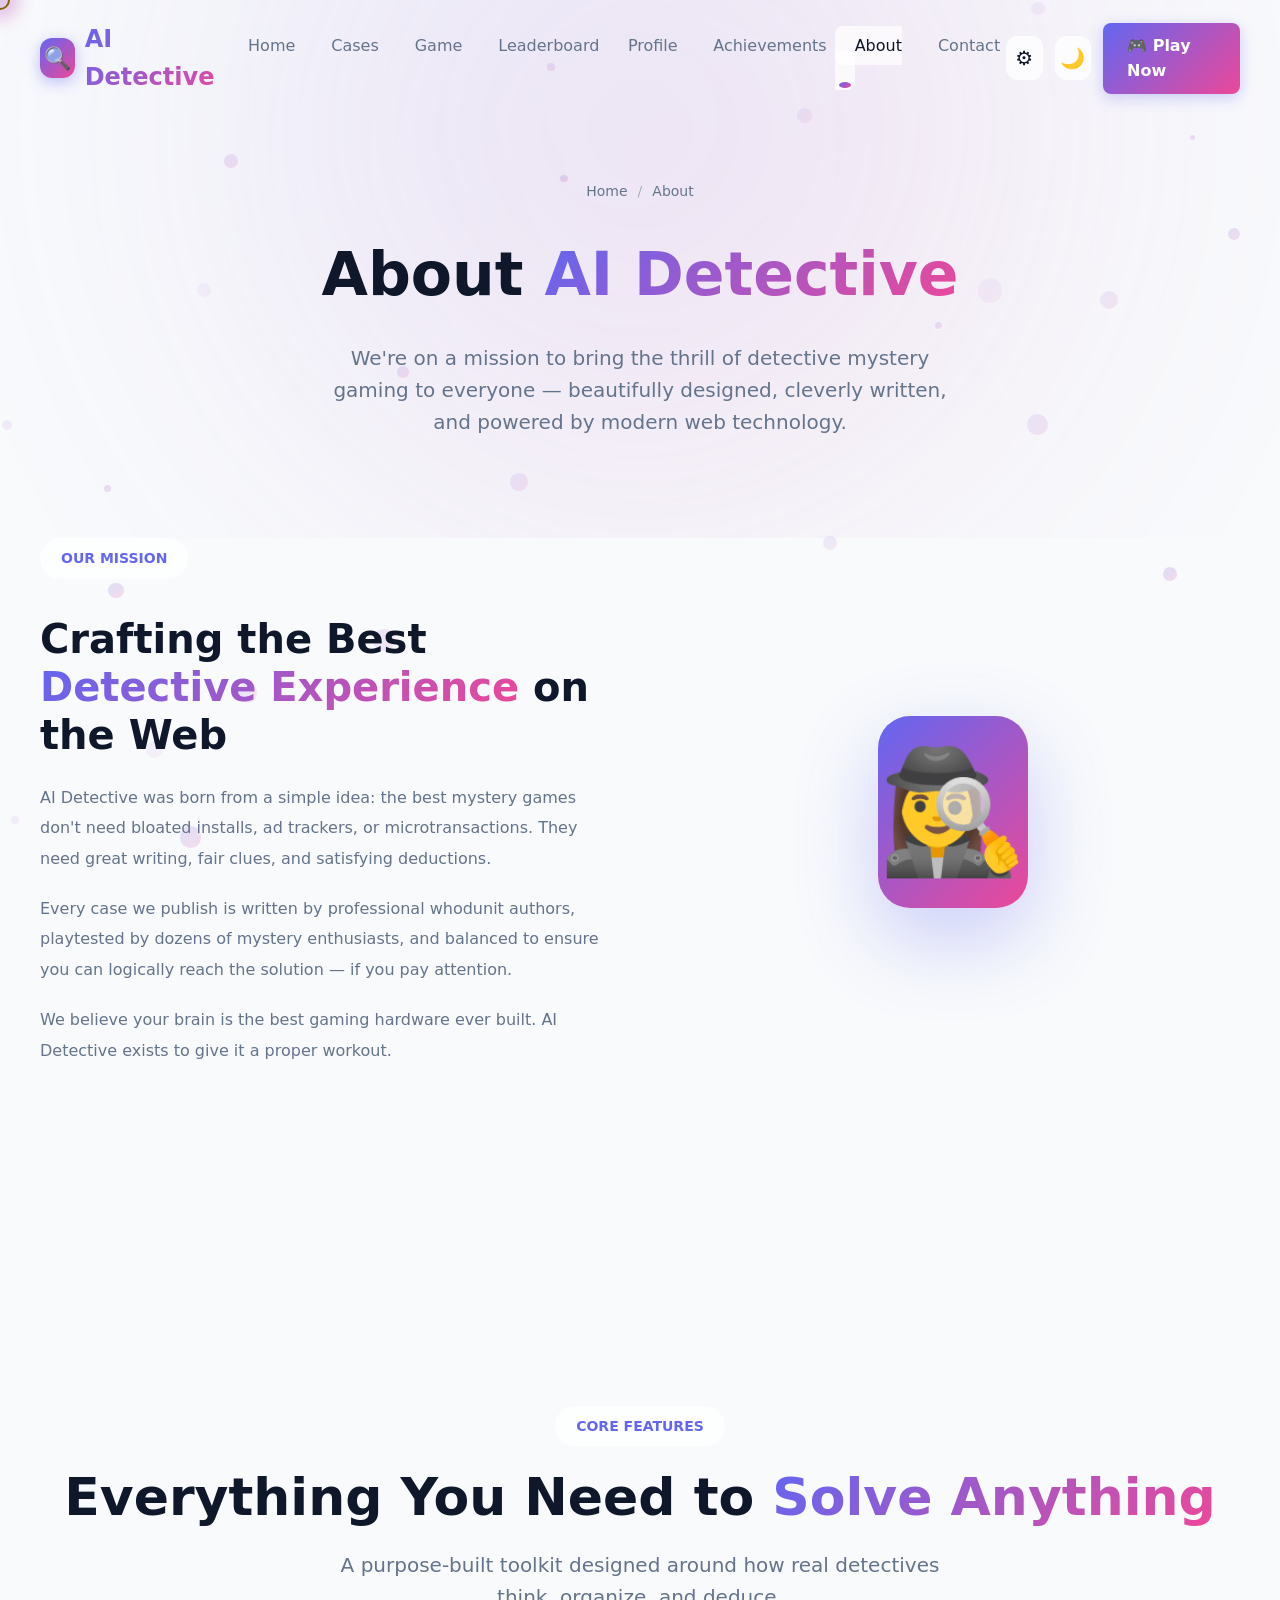
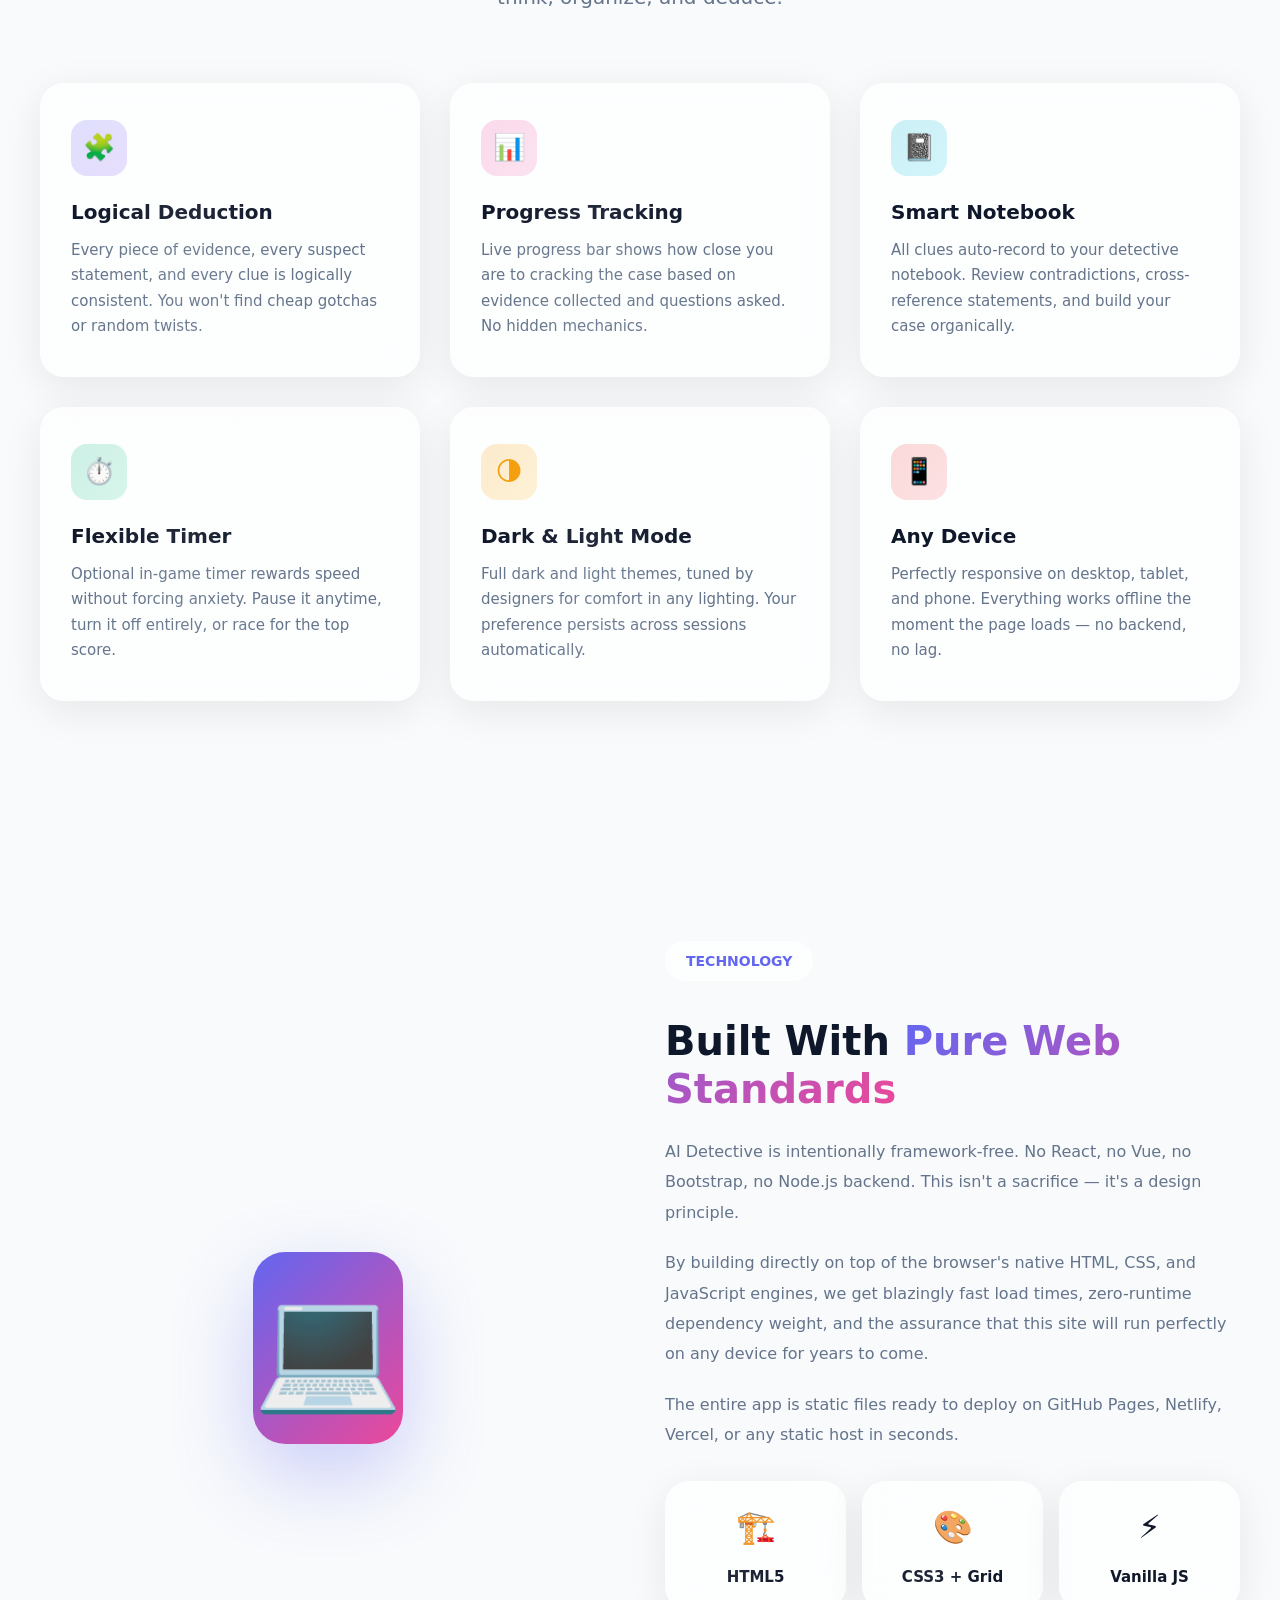
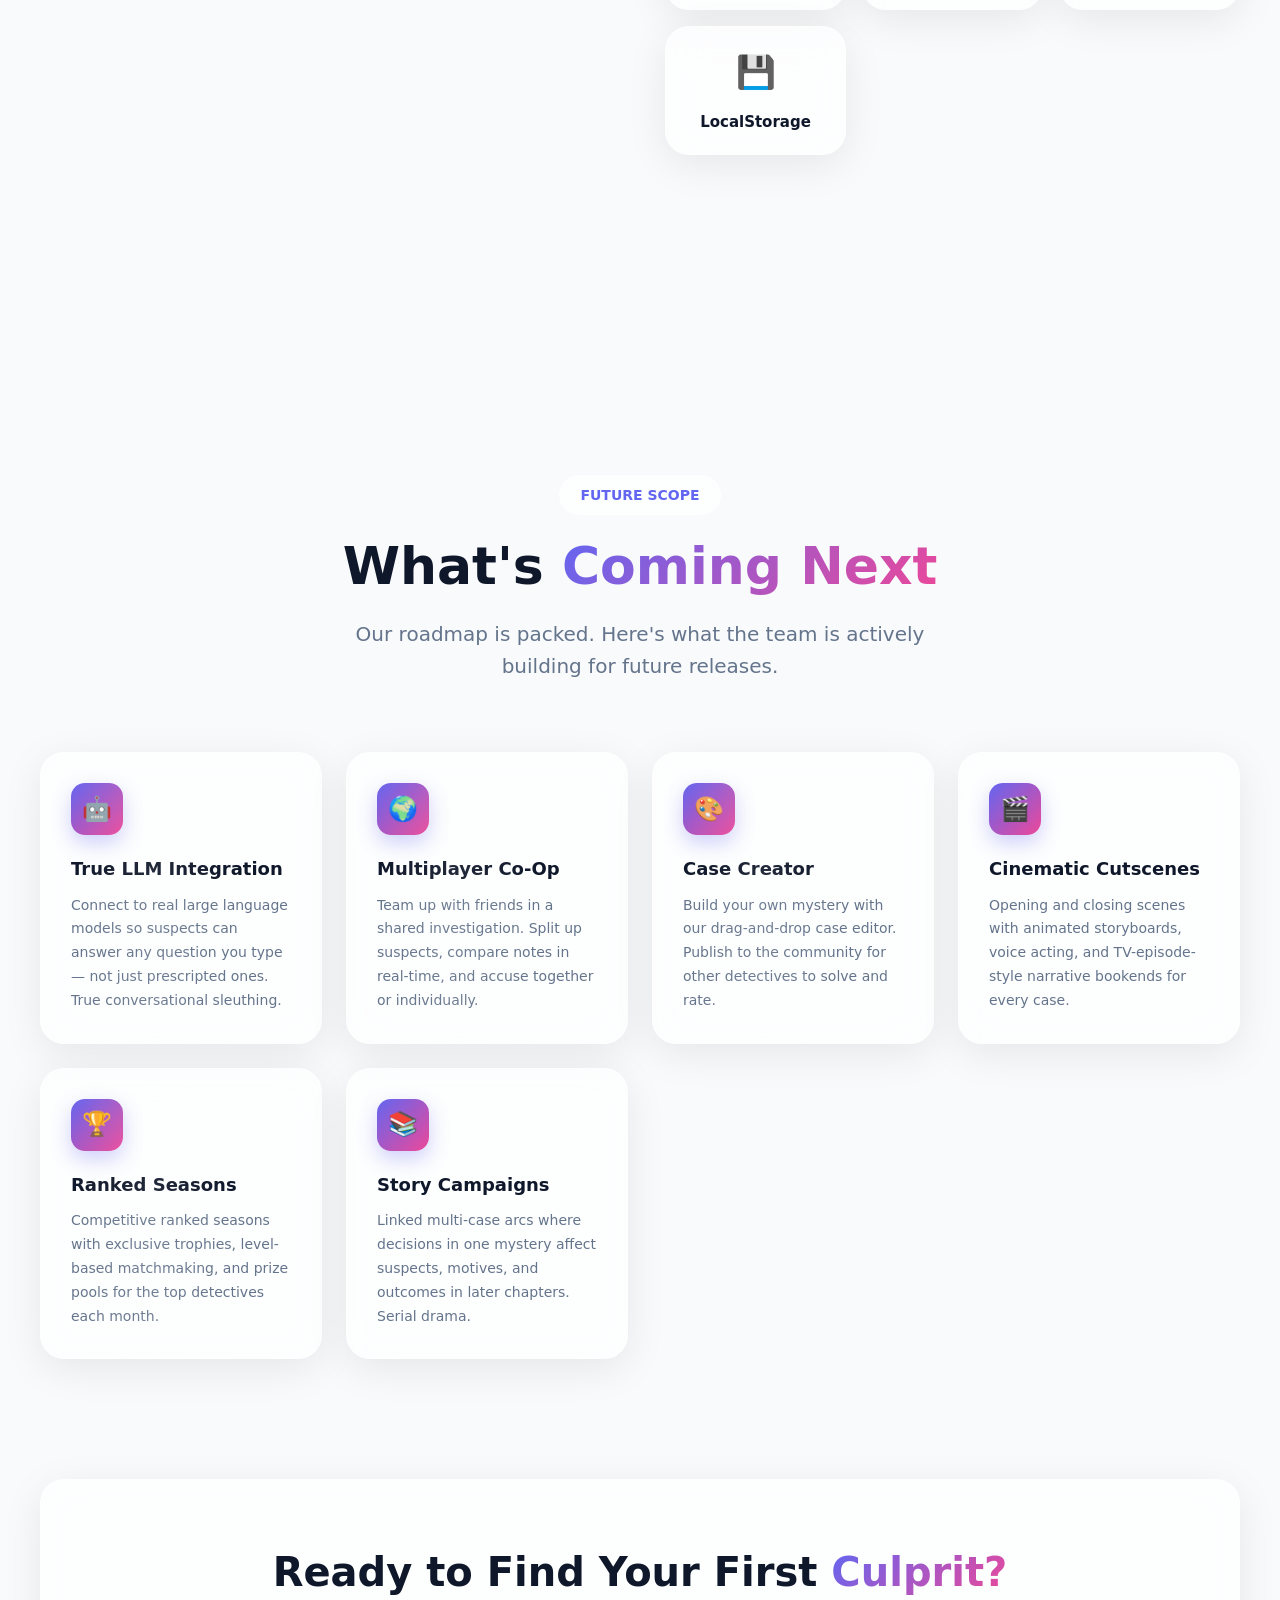
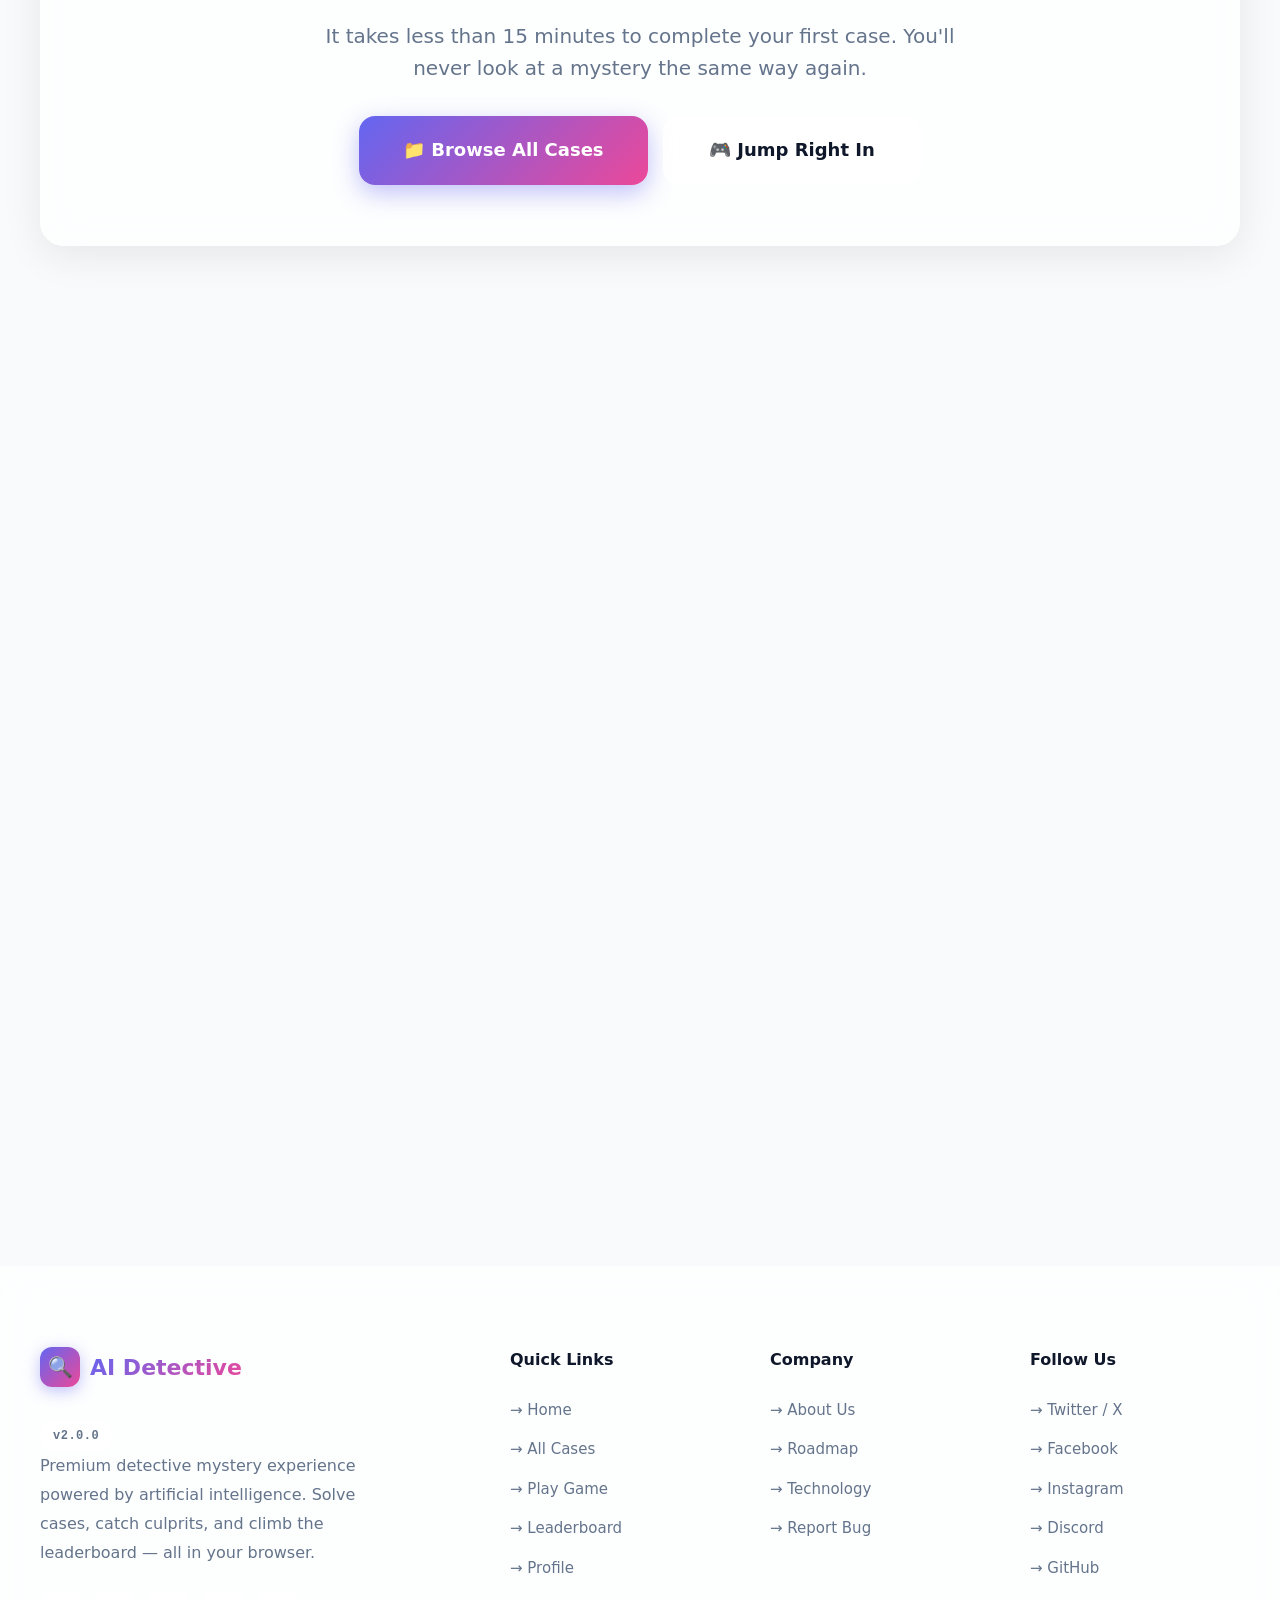
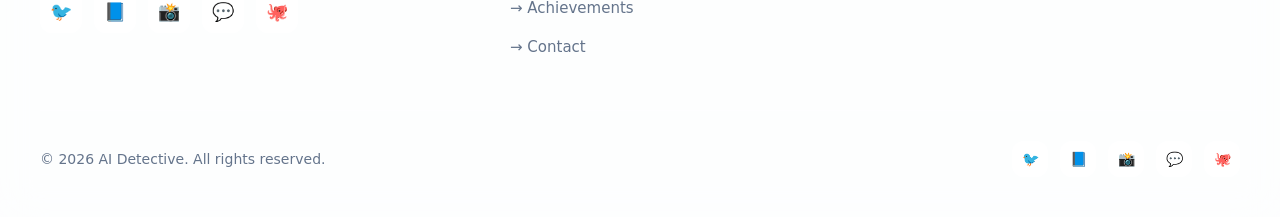
<file: about.html>
<!DOCTYPE html>
<html lang="en" data-theme="dark">
<head>
  <meta charset="UTF-8">
  <meta name="viewport" content="width=device-width, initial-scale=1.0">
  <meta name="description" content="Learn about AI Detective - our mission, technology, features, and the future roadmap.">
  <title>About - AI Detective</title>
  <link rel="stylesheet" href="css/style.css">
</head>
<body class="no-scroll">

  <!-- Fingerprint Loading Screen -->
  <div class="fp-loader">
    <div class="fp-wrap">
      <div class="fp-icon">🔍<div class="fp-scan"></div></div>
      <div class="fp-text">Scanning credentials...</div>
      <div class="fp-bar"><div class="fp-bar-fill"></div></div>
      <div class="fp-percent">0%</div>
    </div>
  </div>
  <!-- Legacy fallback loader -->
  <div class="loader">
    <div class="loader-spinner"></div>
    <div class="loader-text">Loading About...</div>
  </div>

  <!-- Particle Background -->
  <div class="particles"></div>

  <!-- Custom Cursor -->
  <div class="cursor"></div>
  <div class="cursor-follower"></div>

  <!-- Navbar -->
  <nav class="navbar">
    <div class="nav-container">
      <a href="index.html" class="nav-logo">
        <span class="nav-logo-icon">🔍</span>
        <span class="nav-logo-text">AI Detective</span>
      </a>
      <ul class="nav-links">
        <li><a href="index.html">Home</a></li>
        <li><a href="cases.html">Cases</a></li>
        <li><a href="game.html">Game</a></li>
        <li><a href="leaderboard.html">Leaderboard</a></li>
        <li><a href="index.html#profile">Profile</a></li>
        <li><a href="achievements.html">Achievements</a></li>
        <li><a href="about.html" class="active">About</a></li>
        <li><a href="contact.html">Contact</a></li>
      </ul>
      <div class="nav-actions">
        <button class="settings-toggle" data-settings-toggle aria-label="Settings">⚙️</button>
        <button class="theme-toggle" data-theme-toggle aria-label="Toggle theme">
          <span data-theme-icon>☀️</span>
        </button>
        <a href="cases.html" class="nav-cta">🎮 Play Now</a>
        <button class="nav-toggle" aria-label="Menu">
          <span></span>
          <span></span>
          <span></span>
        </button>
      </div>
    </div>
  </nav>

  <!-- Mobile Menu -->
  <div class="mobile-overlay"></div>
  <div class="mobile-menu">
    <ul>
      <li><a href="index.html">🏠 Home</a></li>
      <li><a href="cases.html">📁 Cases</a></li>
      <li><a href="game.html">🎮 Game</a></li>
      <li><a href="leaderboard.html">🏆 Leaderboard</a></li>
      <li><a href="index.html#profile">🕵️ Profile</a></li>
      <li><a href="achievements.html">🏅 Achievements</a></li>
      <li><a href="about.html">ℹ️ About</a></li>
      <li><a href="contact.html">✉️ Contact</a></li>
      <li><a href="#" data-settings-toggle>⚙️ Settings</a></li>
    </ul>
  </div>

  <!-- Main -->
  <main>

    <!-- Page Header -->
    <section class="page-header">
      <div class="container">
        <div class="breadcrumb reveal">
          <a href="index.html">Home</a>
          <span class="breadcrumb-sep">/</span>
          <span>About</span>
        </div>
        <h1 class="page-title reveal">About <span>AI Detective</span></h1>
        <p class="page-subtitle reveal">We're on a mission to bring the thrill of detective mystery gaming to everyone — beautifully designed, cleverly written, and powered by modern web technology.</p>
      </div>
    </section>

    <!-- Mission -->
    <section class="section" style="padding-top: 0;">
      <div class="container">
        <div class="about-grid">
          <div class="about-content reveal-left">
            <span class="section-tag">OUR MISSION</span>
            <h2 style="margin-top: 16px;">Crafting the Best <span>Detective Experience</span> on the Web</h2>
            <p>AI Detective was born from a simple idea: the best mystery games don't need bloated installs, ad trackers, or microtransactions. They need great writing, fair clues, and satisfying deductions.</p>
            <p>Every case we publish is written by professional whodunit authors, playtested by dozens of mystery enthusiasts, and balanced to ensure you can logically reach the solution — if you pay attention.</p>
            <p>We believe your brain is the best gaming hardware ever built. AI Detective exists to give it a proper workout.</p>
          </div>
          <div class="about-visual reveal-right">
            🕵️‍♀️
          </div>
        </div>
      </div>
    </section>

    <!-- Features -->
    <section class="section" id="features">
      <div class="container">
        <div class="section-header reveal">
          <span class="section-tag">CORE FEATURES</span>
          <h2 class="section-title">Everything You Need to <span>Solve Anything</span></h2>
          <p class="section-subtitle">A purpose-built toolkit designed around how real detectives think, organize, and deduce.</p>
        </div>
        <div class="features-grid">
          <div class="feature-card glass glass-glow reveal">
            <div class="feature-icon purple">🧩</div>
            <h3 class="feature-title">Logical Deduction</h3>
            <p class="feature-desc">Every piece of evidence, every suspect statement, and every clue is logically consistent. You won't find cheap gotchas or random twists.</p>
          </div>
          <div class="feature-card glass glass-glow reveal">
            <div class="feature-icon pink">📊</div>
            <h3 class="feature-title">Progress Tracking</h3>
            <p class="feature-desc">Live progress bar shows how close you are to cracking the case based on evidence collected and questions asked. No hidden mechanics.</p>
          </div>
          <div class="feature-card glass glass-glow reveal">
            <div class="feature-icon cyan">📓</div>
            <h3 class="feature-title">Smart Notebook</h3>
            <p class="feature-desc">All clues auto-record to your detective notebook. Review contradictions, cross-reference statements, and build your case organically.</p>
          </div>
          <div class="feature-card glass glass-glow reveal">
            <div class="feature-icon green">⏱️</div>
            <h3 class="feature-title">Flexible Timer</h3>
            <p class="feature-desc">Optional in-game timer rewards speed without forcing anxiety. Pause it anytime, turn it off entirely, or race for the top score.</p>
          </div>
          <div class="feature-card glass glass-glow reveal">
            <div class="feature-icon amber">🌗</div>
            <h3 class="feature-title">Dark &amp; Light Mode</h3>
            <p class="feature-desc">Full dark and light themes, tuned by designers for comfort in any lighting. Your preference persists across sessions automatically.</p>
          </div>
          <div class="feature-card glass glass-glow reveal">
            <div class="feature-icon red">📱</div>
            <h3 class="feature-title">Any Device</h3>
            <p class="feature-desc">Perfectly responsive on desktop, tablet, and phone. Everything works offline the moment the page loads — no backend, no lag.</p>
          </div>
        </div>
      </div>
    </section>

    <!-- Technology Used -->
    <section class="section" id="tech">
      <div class="container">
        <div class="about-grid" style="direction: rtl;">
          <div class="about-content reveal-right" style="direction: ltr;">
            <span class="section-tag">TECHNOLOGY</span>
            <h2 style="margin-top: 16px;">Built With <span>Pure Web Standards</span></h2>
            <p>AI Detective is intentionally framework-free. No React, no Vue, no Bootstrap, no Node.js backend. This isn't a sacrifice — it's a design principle.</p>
            <p>By building directly on top of the browser's native HTML, CSS, and JavaScript engines, we get blazingly fast load times, zero-runtime dependency weight, and the assurance that this site will run perfectly on any device for years to come.</p>
            <p>The entire app is static files ready to deploy on GitHub Pages, Netlify, Vercel, or any static host in seconds.</p>

            <div class="tech-list">
              <div class="tech-item glass">
                <div class="tech-icon">🏗️</div>
                <div class="tech-name">HTML5</div>
              </div>
              <div class="tech-item glass">
                <div class="tech-icon">🎨</div>
                <div class="tech-name">CSS3 + Grid</div>
              </div>
              <div class="tech-item glass">
                <div class="tech-icon">⚡</div>
                <div class="tech-name">Vanilla JS</div>
              </div>
              <div class="tech-item glass">
                <div class="tech-icon">💾</div>
                <div class="tech-name">LocalStorage</div>
              </div>
            </div>
          </div>
          <div class="about-visual reveal-left" style="direction: ltr;">
            💻
          </div>
        </div>
      </div>
    </section>

    <!-- Future Scope -->
    <section class="section" id="future">
      <div class="container">
        <div class="section-header reveal">
          <span class="section-tag">FUTURE SCOPE</span>
          <h2 class="section-title">What's <span>Coming Next</span></h2>
          <p class="section-subtitle">Our roadmap is packed. Here's what the team is actively building for future releases.</p>
        </div>
        <div class="future-grid">
          <div class="future-card glass glass-glow reveal">
            <div class="future-icon">🤖</div>
            <h3 class="future-title">True LLM Integration</h3>
            <p class="future-desc">Connect to real large language models so suspects can answer any question you type — not just prescripted ones. True conversational sleuthing.</p>
          </div>
          <div class="future-card glass glass-glow reveal">
            <div class="future-icon">🌍</div>
            <h3 class="future-title">Multiplayer Co-Op</h3>
            <p class="future-desc">Team up with friends in a shared investigation. Split up suspects, compare notes in real-time, and accuse together or individually.</p>
          </div>
          <div class="future-card glass glass-glow reveal">
            <div class="future-icon">🎨</div>
            <h3 class="future-title">Case Creator</h3>
            <p class="future-desc">Build your own mystery with our drag-and-drop case editor. Publish to the community for other detectives to solve and rate.</p>
          </div>
          <div class="future-card glass glass-glow reveal">
            <div class="future-icon">🎬</div>
            <h3 class="future-title">Cinematic Cutscenes</h3>
            <p class="future-desc">Opening and closing scenes with animated storyboards, voice acting, and TV-episode-style narrative bookends for every case.</p>
          </div>
          <div class="future-card glass glass-glow reveal">
            <div class="future-icon">🏆</div>
            <h3 class="future-title">Ranked Seasons</h3>
            <p class="future-desc">Competitive ranked seasons with exclusive trophies, level-based matchmaking, and prize pools for the top detectives each month.</p>
          </div>
          <div class="future-card glass glass-glow reveal">
            <div class="future-icon">📚</div>
            <h3 class="future-title">Story Campaigns</h3>
            <p class="future-desc">Linked multi-case arcs where decisions in one mystery affect suspects, motives, and outcomes in later chapters. Serial drama.</p>
          </div>
        </div>
      </div>
    </section>

    <!-- CTA -->
    <section class="section" style="padding-top: 0;">
      <div class="container">
        <div class="text-center glass glass-glow reveal" style="padding: 60px 40px;">
          <h2 style="font-size: clamp(28px, 4vw, 40px); font-weight: 800; margin-bottom: 16px;">
            Ready to Find Your First <span style="background: var(--gradient-primary); -webkit-background-clip: text; -webkit-text-fill-color: transparent;">Culprit?</span>
          </h2>
          <p class="section-subtitle" style="margin-bottom: 32px;">It takes less than 15 minutes to complete your first case. You'll never look at a mystery the same way again.</p>
          <div style="display:flex; gap:16px; flex-wrap:wrap; justify-content:center;">
            <a href="cases.html" class="btn btn-primary btn-lg">📁 Browse All Cases</a>
            <a href="game.html" class="btn btn-secondary btn-lg">🎮 Jump Right In</a>
          </div>
        </div>
      </div>
    </section>

  </main>

  <!-- Settings Panel Overlay & Panel -->
  <div data-settings-overlay class="settings-overlay"></div>
  <aside class="settings-panel glass glass-glow" data-settings-panel>
    <div class="settings-header">
      <h3 class="settings-title">⚙️ Settings</h3>
      <button data-settings-close aria-label="close" style="background:transparent;border:none;color:inherit;font-size:22px;cursor:pointer;">✕</button>
    </div>
    <div class="settings-body">
      <div class="settings-row">
        <div class="settings-info">
          <span class="settings-icon">🔊</span>
          <span>
            <div class="settings-label">Enable Sound</div>
            <small class="settings-hint">Plays subtle beeps on clicks &amp; events</small>
          </span>
        </div>
        <label class="switch"><input type="checkbox" data-pref="sound"><span class="slider"></span></label>
      </div>
      <div class="settings-row">
        <div class="settings-info">
          <span class="settings-icon">✨</span>
          <span>
            <div class="settings-label">Enable Animations</div>
            <small class="settings-hint">Fades, reveals &amp; hover effects</small>
          </span>
        </div>
        <label class="switch"><input type="checkbox" data-pref="animations" checked><span class="slider"></span></label>
      </div>
      <div class="settings-row">
        <div class="settings-info">
          <span class="settings-icon">🎨</span>
          <span>
            <div class="settings-label">Dark Theme</div>
            <small class="settings-hint">Switch between dark &amp; light mode</small>
          </span>
        </div>
        <label class="switch"><input type="checkbox" data-pref="theme" checked><span class="slider"></span></label>
      </div>
    </div>
    <div class="settings-footer">
      <small>Build <span data-app-version>v2.0.0</span></small>
    </div>
  </aside>

  <!-- Footer -->
  <footer class="footer">
    <div class="container">
      <div class="footer-grid">
        <div class="footer-brand">
          <div class="footer-logo">
            <span class="footer-logo-icon">🔍</span>
            <span class="footer-logo-text">AI Detective</span>
          </div>
          <span class="footer-brand-version mono" data-app-version>v2.0.0</span>
          <p class="footer-desc">Premium detective mystery experience powered by artificial intelligence. Solve cases, catch culprits, and climb the leaderboard — all in your browser.</p>
          <div class="footer-socials">
            <a href="#" class="social-link" data-hover>🐦</a>
            <a href="#" class="social-link" data-hover>📘</a>
            <a href="#" class="social-link" data-hover>📸</a>
            <a href="#" class="social-link" data-hover>💬</a>
            <a href="#" class="social-link" data-hover>🐙</a>
          </div>
        </div>
        <div class="footer-col">
          <h4>Quick Links</h4>
          <ul>
            <li><a href="index.html">→ Home</a></li>
            <li><a href="cases.html">→ All Cases</a></li>
            <li><a href="game.html">→ Play Game</a></li>
            <li><a href="leaderboard.html">→ Leaderboard</a></li>
            <li><a href="index.html#profile">→ Profile</a></li>
            <li><a href="achievements.html">→ Achievements</a></li>
            <li><a href="contact.html">→ Contact</a></li>
          </ul>
        </div>
        <div class="footer-col">
          <h4>Company</h4>
          <ul>
            <li><a href="about.html">→ About Us</a></li>
            <li><a href="about.html#future">→ Roadmap</a></li>
            <li><a href="about.html#tech">→ Technology</a></li>
            <li><a href="contact.html">→ Report Bug</a></li>
          </ul>
        </div>
        <div class="footer-col">
          <h4>Follow Us</h4>
          <ul>
            <li><a href="#">→ Twitter / X</a></li>
            <li><a href="#">→ Facebook</a></li>
            <li><a href="#">→ Instagram</a></li>
            <li><a href="#">→ Discord</a></li>
            <li><a href="#">→ GitHub</a></li>
          </ul>
        </div>
      </div>
      <div class="footer-bottom footer-bottom-row">
        <div class="footer-bottom-text">© 2026 AI Detective. All rights reserved.</div>
        <div class="footer-socials bottom">
          <a href="#" class="social-link" data-hover>🐦</a>
          <a href="#" class="social-link" data-hover>📘</a>
          <a href="#" class="social-link" data-hover>📸</a>
          <a href="#" class="social-link" data-hover>💬</a>
          <a href="#" class="social-link" data-hover>🐙</a>
        </div>
      </div>
    </div>
  </footer>

  <!-- Back to Top -->
  <button class="back-to-top" aria-label="Back to top">↑</button>

  <!-- Response Modal -->
  <div class="modal-overlay" data-modal="response">
    <div class="modal glass response-modal">
      <div class="response-suspect">
        <div class="response-avatar">👤</div>
        <div>
          <div class="response-name">Suspect Name</div>
        </div>
      </div>
      <div class="response-question">Question text here</div>
      <div class="response-answer">Answer text here</div>
      <div class="modal-actions">
        <button class="btn btn-primary" data-modal-close>Continue Investigation</button>
      </div>
    </div>
  </div>

  <div class="modal-overlay" data-modal="name-edit">
    <div class="modal glass">
      <div class="modal-title" style="font-size:22px; font-weight:800; margin-bottom:6px;">✏️ Edit Detective Name</div>
      <div class="modal-message" style="margin-bottom:16px;">Personalize your sleuth identity.</div>
      <div style="display:flex;flex-direction:column;gap:12px;"><input class="name-edit-input" data-name-input maxlength="24" placeholder="Enter name"></div>
      <div class="modal-actions" style="margin-top:18px;">
        <button class="btn btn-secondary" data-modal-close>Cancel</button>
        <button class="btn btn-primary" data-name-save>Save Name</button>
      </div>
    </div>
  </div>

  <script src="js/script.js"></script>
</body>
</html>
</file>
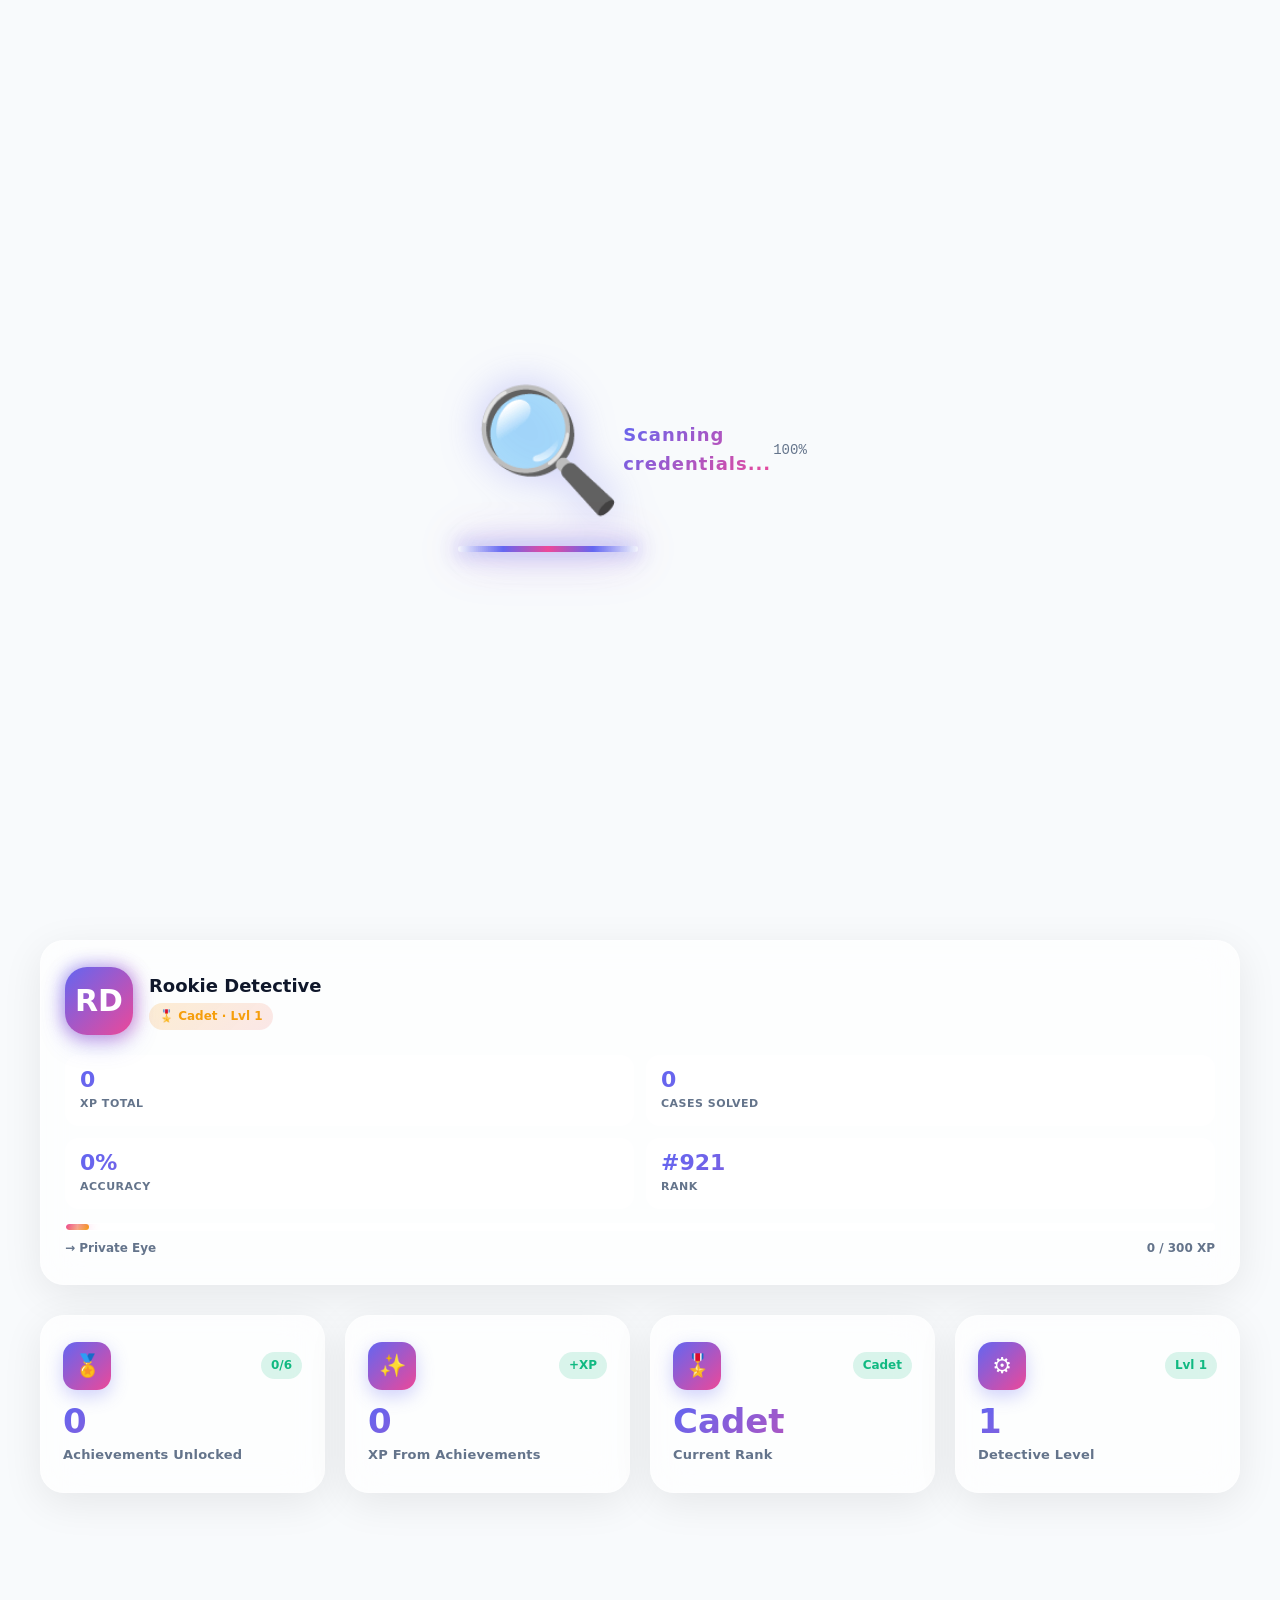
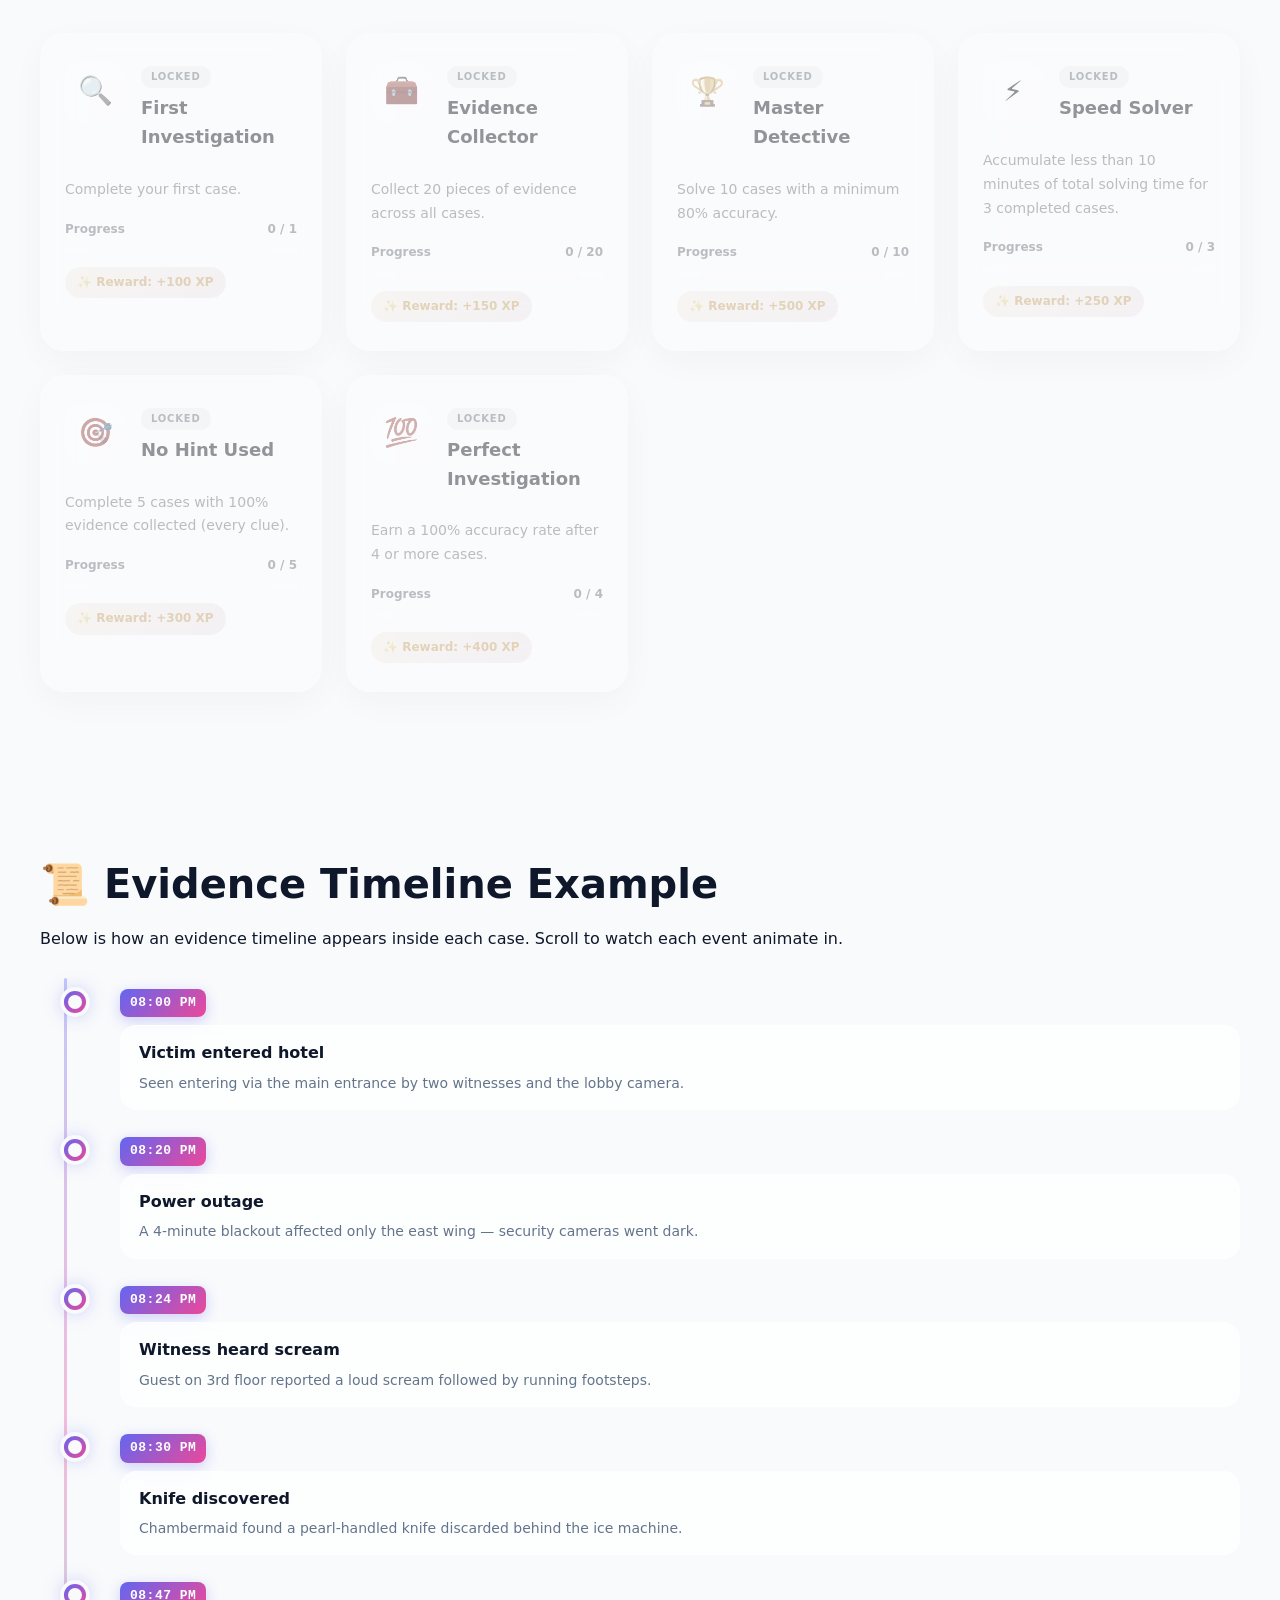
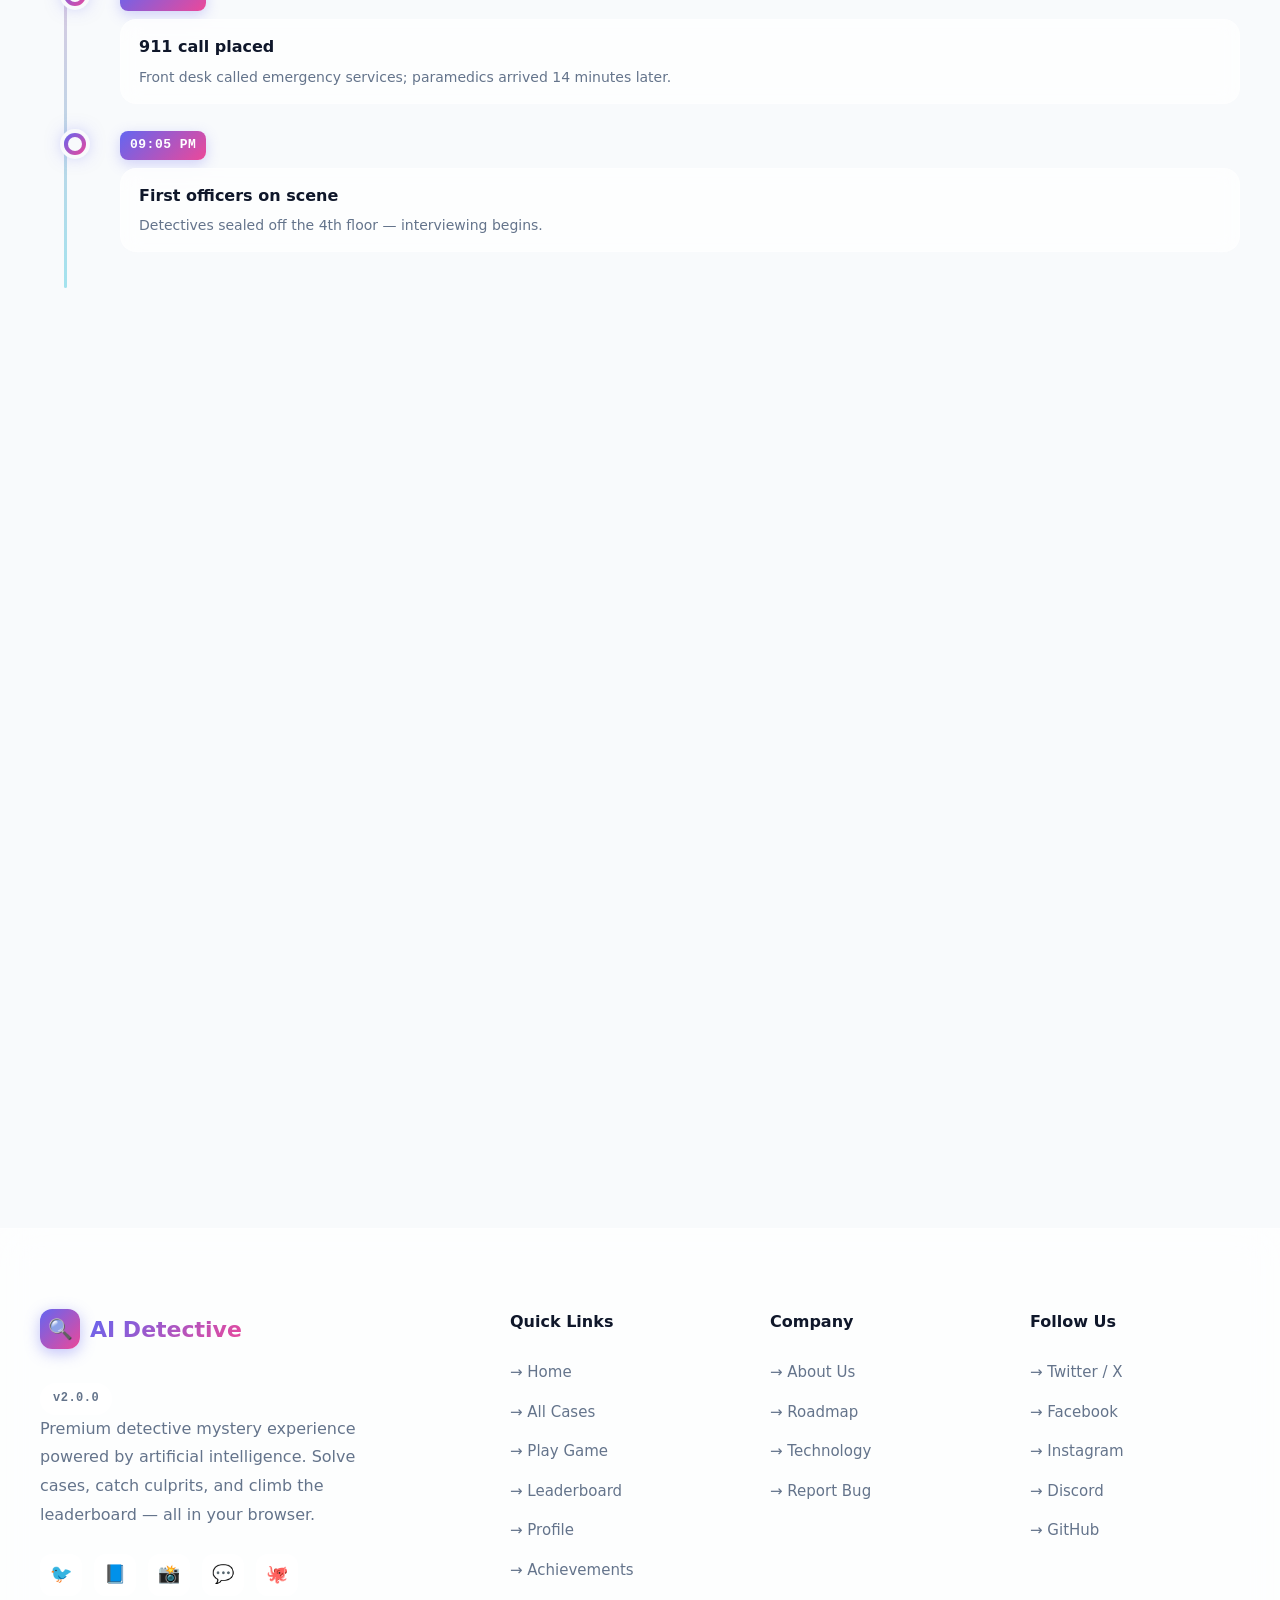
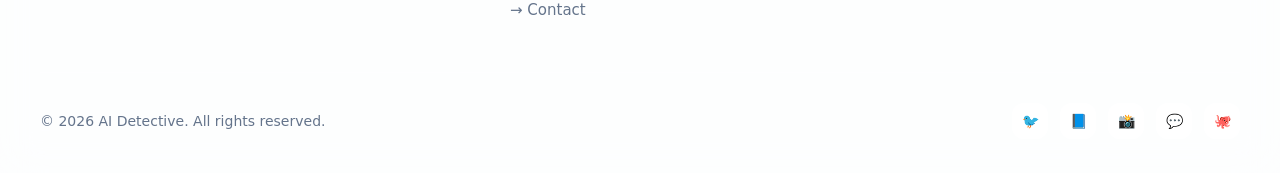
<file: achievements.html>
<!DOCTYPE html>
<html lang="en" data-theme="dark">
<head>
  <meta charset="UTF-8">
  <meta name="viewport" content="width=device-width, initial-scale=1.0">
  <meta name="description" content="AI Detective - Achievements. Earn exclusive badges as you sharpen your detective skills.">
  <title>Achievements | AI Detective</title>
  <link rel="stylesheet" href="css/style.css">
</head>
<body class="no-scroll">

  <!-- Fingerprint Loading Screen -->
  <div class="fp-loader">
    <div class="fp-wrap">
      <div class="fp-icon">🔍
        <div class="fp-scan"></div>
      </div>
      <div class="fp-text">Scanning credentials...</div>
      <div class="fp-bar">
        <div class="fp-bar-fill"></div>
      </div>
      <div class="fp-percent">0%</div>
    </div>
  </div>

  <div class="particles"></div>

  <div class="cursor"></div>
  <div class="cursor-follower"></div>

  <!-- Navbar -->
  <nav class="navbar">
    <div class="nav-container">
      <a href="index.html" class="nav-logo">
        <span class="nav-logo-icon">🔍</span>
        <span class="nav-logo-text">AI Detective</span>
      </a>
      <ul class="nav-links">
        <li><a href="index.html">Home</a></li>
        <li><a href="cases.html">Cases</a></li>
        <li><a href="game.html">Game</a></li>
        <li><a href="leaderboard.html">Leaderboard</a></li>
        <li><a href="index.html#profile">Profile</a></li>
        <li><a href="achievements.html" class="active">Achievements</a></li>
        <li><a href="about.html">About</a></li>
        <li><a href="contact.html">Contact</a></li>
      </ul>
      <div class="nav-actions">
        <button class="settings-toggle" data-settings-toggle aria-label="Settings">⚙️</button>
        <button class="theme-toggle" data-theme-toggle aria-label="Toggle theme">
          <span data-theme-icon>☀️</span>
        </button>
        <a href="cases.html" class="nav-cta">🎮 Play Now</a>
        <button class="nav-toggle" aria-label="Menu">
          <span></span>
          <span></span>
          <span></span>
        </button>
      </div>
    </div>
  </nav>

  <!-- Mobile Menu -->
  <div class="mobile-overlay"></div>
  <div class="mobile-menu">
    <ul>
      <li><a href="index.html">🏠 Home</a></li>
      <li><a href="cases.html">📁 Cases</a></li>
      <li><a href="game.html">🎮 Game</a></li>
      <li><a href="leaderboard.html">🏆 Leaderboard</a></li>
      <li><a href="index.html#profile">🕵️ Profile</a></li>
      <li><a href="achievements.html">🏅 Achievements</a></li>
      <li><a href="about.html">ℹ️ About</a></li>
      <li><a href="contact.html">✉️ Contact</a></li>
      <li><a href="#" data-settings-toggle>⚙️ Settings</a></li>
    </ul>
  </div>

  <main>

    <!-- Page Header -->
    <section class="hero">
      <div class="container">
        <h1 style="font-size:clamp(32px,5vw,56px); margin-bottom:12px;">🏅 Achievements</h1>
        <p class="hero-desc reveal">Earn exclusive badges as you sharpen your detective skills. Every case solved unlocks new challenges and rewards.</p>
      </div>
    </section>

    <!-- Profile Section -->
    <section class="section" style="padding: 40px 0 10px;">
      <div class="container">
        <div data-profile-card></div>
      </div>
    </section>

    <!-- Achievements Summary Section -->
    <section class="section" style="padding: 20px 0;">
      <div class="container">
        <div data-achievements-summary></div>
      </div>
    </section>

    <!-- Achievements Grid Section (6 Achievement Cards) -->
    <section class="section">
      <div class="container">
        <div class="ach-grid" data-achievements-grid>
          <!-- Card 1: First Investigation -->
          <div class="ach-card glass locked">
            <div class="ach-top">
              <div class="ach-icon">🔍</div>
              <div class="ach-title-wrap">
                <span class="ach-status locked">LOCKED</span>
                <div class="ach-name">First Investigation</div>
              </div>
            </div>
            <p class="ach-desc">Complete your first case.</p>
            <div class="ach-progress">
              <div class="ach-progress-row"><span>Progress</span><span>0 / 1</span></div>
              <div class="ach-progress-bar"><div class="ach-progress-fill" style="width:0%"></div></div>
            </div>
            <span class="ach-reward">✨ Reward: +100 XP</span>
          </div>

          <!-- Card 2: Evidence Collector -->
          <div class="ach-card glass locked">
            <div class="ach-top">
              <div class="ach-icon">🧰</div>
              <div class="ach-title-wrap">
                <span class="ach-status locked">LOCKED</span>
                <div class="ach-name">Evidence Collector</div>
              </div>
            </div>
            <p class="ach-desc">Collect 20 pieces of evidence across all cases.</p>
            <div class="ach-progress">
              <div class="ach-progress-row"><span>Progress</span><span>0 / 20</span></div>
              <div class="ach-progress-bar"><div class="ach-progress-fill" style="width:0%"></div></div>
            </div>
            <span class="ach-reward">✨ Reward: +150 XP</span>
          </div>

          <!-- Card 3: Master Detective -->
          <div class="ach-card glass locked">
            <div class="ach-top">
              <div class="ach-icon">🏆</div>
              <div class="ach-title-wrap">
                <span class="ach-status locked">LOCKED</span>
                <div class="ach-name">Master Detective</div>
              </div>
            </div>
            <p class="ach-desc">Solve 10 cases with a minimum 80% accuracy.</p>
            <div class="ach-progress">
              <div class="ach-progress-row"><span>Progress</span><span>0 / 10</span></div>
              <div class="ach-progress-bar"><div class="ach-progress-fill" style="width:0%"></div></div>
            </div>
            <span class="ach-reward">✨ Reward: +500 XP</span>
          </div>

          <!-- Card 4: Speed Solver -->
          <div class="ach-card glass locked">
            <div class="ach-top">
              <div class="ach-icon">⚡</div>
              <div class="ach-title-wrap">
                <span class="ach-status locked">LOCKED</span>
                <div class="ach-name">Speed Solver</div>
              </div>
            </div>
            <p class="ach-desc">Accumulate less than 10 minutes of total solving time for 3 completed cases.</p>
            <div class="ach-progress">
              <div class="ach-progress-row"><span>Progress</span><span>0 / 3</span></div>
              <div class="ach-progress-bar"><div class="ach-progress-fill" style="width:0%"></div></div>
            </div>
            <span class="ach-reward">✨ Reward: +250 XP</span>
          </div>

          <!-- Card 5: No Hint Used -->
          <div class="ach-card glass locked">
            <div class="ach-top">
              <div class="ach-icon">🎯</div>
              <div class="ach-title-wrap">
                <span class="ach-status locked">LOCKED</span>
                <div class="ach-name">No Hint Used</div>
              </div>
            </div>
            <p class="ach-desc">Complete 5 cases with 100% evidence collected (every clue).</p>
            <div class="ach-progress">
              <div class="ach-progress-row"><span>Progress</span><span>0 / 5</span></div>
              <div class="ach-progress-bar"><div class="ach-progress-fill" style="width:0%"></div></div>
            </div>
            <span class="ach-reward">✨ Reward: +300 XP</span>
          </div>

          <!-- Card 6: Perfect Investigation -->
          <div class="ach-card glass locked">
            <div class="ach-top">
              <div class="ach-icon">💯</div>
              <div class="ach-title-wrap">
                <span class="ach-status locked">LOCKED</span>
                <div class="ach-name">Perfect Investigation</div>
              </div>
            </div>
            <p class="ach-desc">Earn a 100% accuracy rate after 4 or more cases.</p>
            <div class="ach-progress">
              <div class="ach-progress-row"><span>Progress</span><span>0 / 4</span></div>
              <div class="ach-progress-bar"><div class="ach-progress-fill" style="width:0%"></div></div>
            </div>
            <span class="ach-reward">✨ Reward: +400 XP</span>
          </div>
        </div>
      </div>
    </section>

    <!-- Timeline Example Section -->
    <section class="section" style="padding: 40px 0;">
      <div class="container">
        <h2 style="font-size: clamp(26px,4vw,40px); margin-bottom:10px;">📜 Evidence Timeline Example</h2>
        <p class="hero-desc">Below is how an evidence timeline appears inside each case. Scroll to watch each event animate in.<br><br></p>
        <div data-timeline></div>
      </div>
    </section>

  </main>

  <!-- Settings Panel Overlay & Panel -->
  <div data-settings-overlay class="settings-overlay"></div>
  <aside class="settings-panel glass glass-glow" data-settings-panel>
    <div class="settings-header">
      <h3 class="settings-title">⚙️ Settings</h3>
      <button data-settings-close aria-label="close" style="background:transparent;border:none;color:inherit;font-size:22px;cursor:pointer;">✕</button>
    </div>
    <div class="settings-body">
      <div class="settings-row">
        <div class="settings-info">
          <span class="settings-icon">🔊</span>
          <span>
            <div class="settings-label">Enable Sound</div>
            <small class="settings-hint">Plays subtle beeps on clicks &amp; events</small>
          </span>
        </div>
        <label class="switch">
          <input type="checkbox" data-pref="sound">
          <span class="slider"></span>
        </label>
      </div>
      <div class="settings-row">
        <div class="settings-info">
          <span class="settings-icon">✨</span>
          <span>
            <div class="settings-label">Enable Animations</div>
            <small class="settings-hint">Fades, reveals &amp; hover effects</small>
          </span>
        </div>
        <label class="switch">
          <input type="checkbox" data-pref="animations" checked>
          <span class="slider"></span>
        </label>
      </div>
      <div class="settings-row">
        <div class="settings-info">
          <span class="settings-icon">🎨</span>
          <span>
            <div class="settings-label">Dark Theme</div>
            <small class="settings-hint">Switch between dark &amp; light mode</small>
          </span>
        </div>
        <label class="switch">
          <input type="checkbox" data-pref="theme" checked>
          <span class="slider"></span>
        </label>
      </div>
    </div>
    <div class="settings-footer">
      <small>Build <span data-app-version>v2.0.0</span></small>
    </div>
  </aside>

  <!-- Footer -->
  <footer class="footer">
    <div class="container">
      <div class="footer-grid">
        <div class="footer-brand">
          <div class="footer-logo">
            <span class="footer-logo-icon">🔍</span>
            <span class="footer-logo-text">AI Detective</span>
          </div>
          <span class="footer-brand-version mono" data-app-version>v2.0.0</span>
          <p class="footer-desc">Premium detective mystery experience powered by artificial intelligence. Solve cases, catch culprits, and climb the leaderboard — all in your browser.</p>
          <div class="footer-socials">
            <a href="#" class="social-link" data-hover>🐦</a>
            <a href="#" class="social-link" data-hover>📘</a>
            <a href="#" class="social-link" data-hover>📸</a>
            <a href="#" class="social-link" data-hover>💬</a>
            <a href="#" class="social-link" data-hover>🐙</a>
          </div>
        </div>
        <div class="footer-col">
          <h4>Quick Links</h4>
          <ul>
            <li><a href="index.html">→ Home</a></li>
            <li><a href="cases.html">→ All Cases</a></li>
            <li><a href="game.html">→ Play Game</a></li>
            <li><a href="leaderboard.html">→ Leaderboard</a></li>
            <li><a href="index.html#profile">→ Profile</a></li>
            <li><a href="achievements.html">→ Achievements</a></li>
            <li><a href="contact.html">→ Contact</a></li>
          </ul>
        </div>
        <div class="footer-col">
          <h4>Company</h4>
          <ul>
            <li><a href="about.html">→ About Us</a></li>
            <li><a href="about.html#future">→ Roadmap</a></li>
            <li><a href="about.html#tech">→ Technology</a></li>
            <li><a href="contact.html">→ Report Bug</a></li>
          </ul>
        </div>
        <div class="footer-col">
          <h4>Follow Us</h4>
          <ul>
            <li><a href="#">→ Twitter / X</a></li>
            <li><a href="#">→ Facebook</a></li>
            <li><a href="#">→ Instagram</a></li>
            <li><a href="#">→ Discord</a></li>
            <li><a href="#">→ GitHub</a></li>
          </ul>
        </div>
      </div>
      <div class="footer-bottom footer-bottom-row">
        <div class="footer-bottom-text">© 2026 AI Detective. All rights reserved.</div>
        <div class="footer-socials bottom">
          <a href="#" class="social-link" data-hover>🐦</a>
          <a href="#" class="social-link" data-hover>📘</a>
          <a href="#" class="social-link" data-hover>📸</a>
          <a href="#" class="social-link" data-hover>💬</a>
          <a href="#" class="social-link" data-hover>🐙</a>
        </div>
      </div>
    </div>
  </footer>

  <button class="back-to-top" aria-label="Back to top">↑</button>

  <div class="modal-overlay" data-modal="response">
    <div class="modal glass response-modal">
      <div class="response-suspect">
        <div class="response-avatar">👤</div>
        <div>
          <div class="response-name">Suspect Name</div>
        </div>
      </div>
      <div class="response-question">Question text here</div>
      <div class="response-answer">Answer text here</div>
      <div class="modal-actions">
        <button class="btn btn-primary" data-modal-close>Continue Investigation</button>
      </div>
    </div>
  </div>

  <div class="modal-overlay" data-modal="name-edit">
    <div class="modal glass">
      <div class="modal-title" style="font-size:22px; font-weight:800; margin-bottom:6px;">✏️ Edit Detective Name</div>
      <div class="modal-message" style="margin-bottom:16px;">Personalize your sleuth identity.</div>
      <div style="display:flex;flex-direction:column;gap:12px;">
        <input class="name-edit-input" data-name-input maxlength="24" placeholder="Enter name">
      </div>
      <div class="modal-actions" style="margin-top:18px;">
        <button class="btn btn-secondary" data-modal-close>Cancel</button>
        <button class="btn btn-primary" data-name-save>Save Name</button>
      </div>
    </div>
  </div>

  <script src="js/script.js"></script>
</body>
</html>
</file>
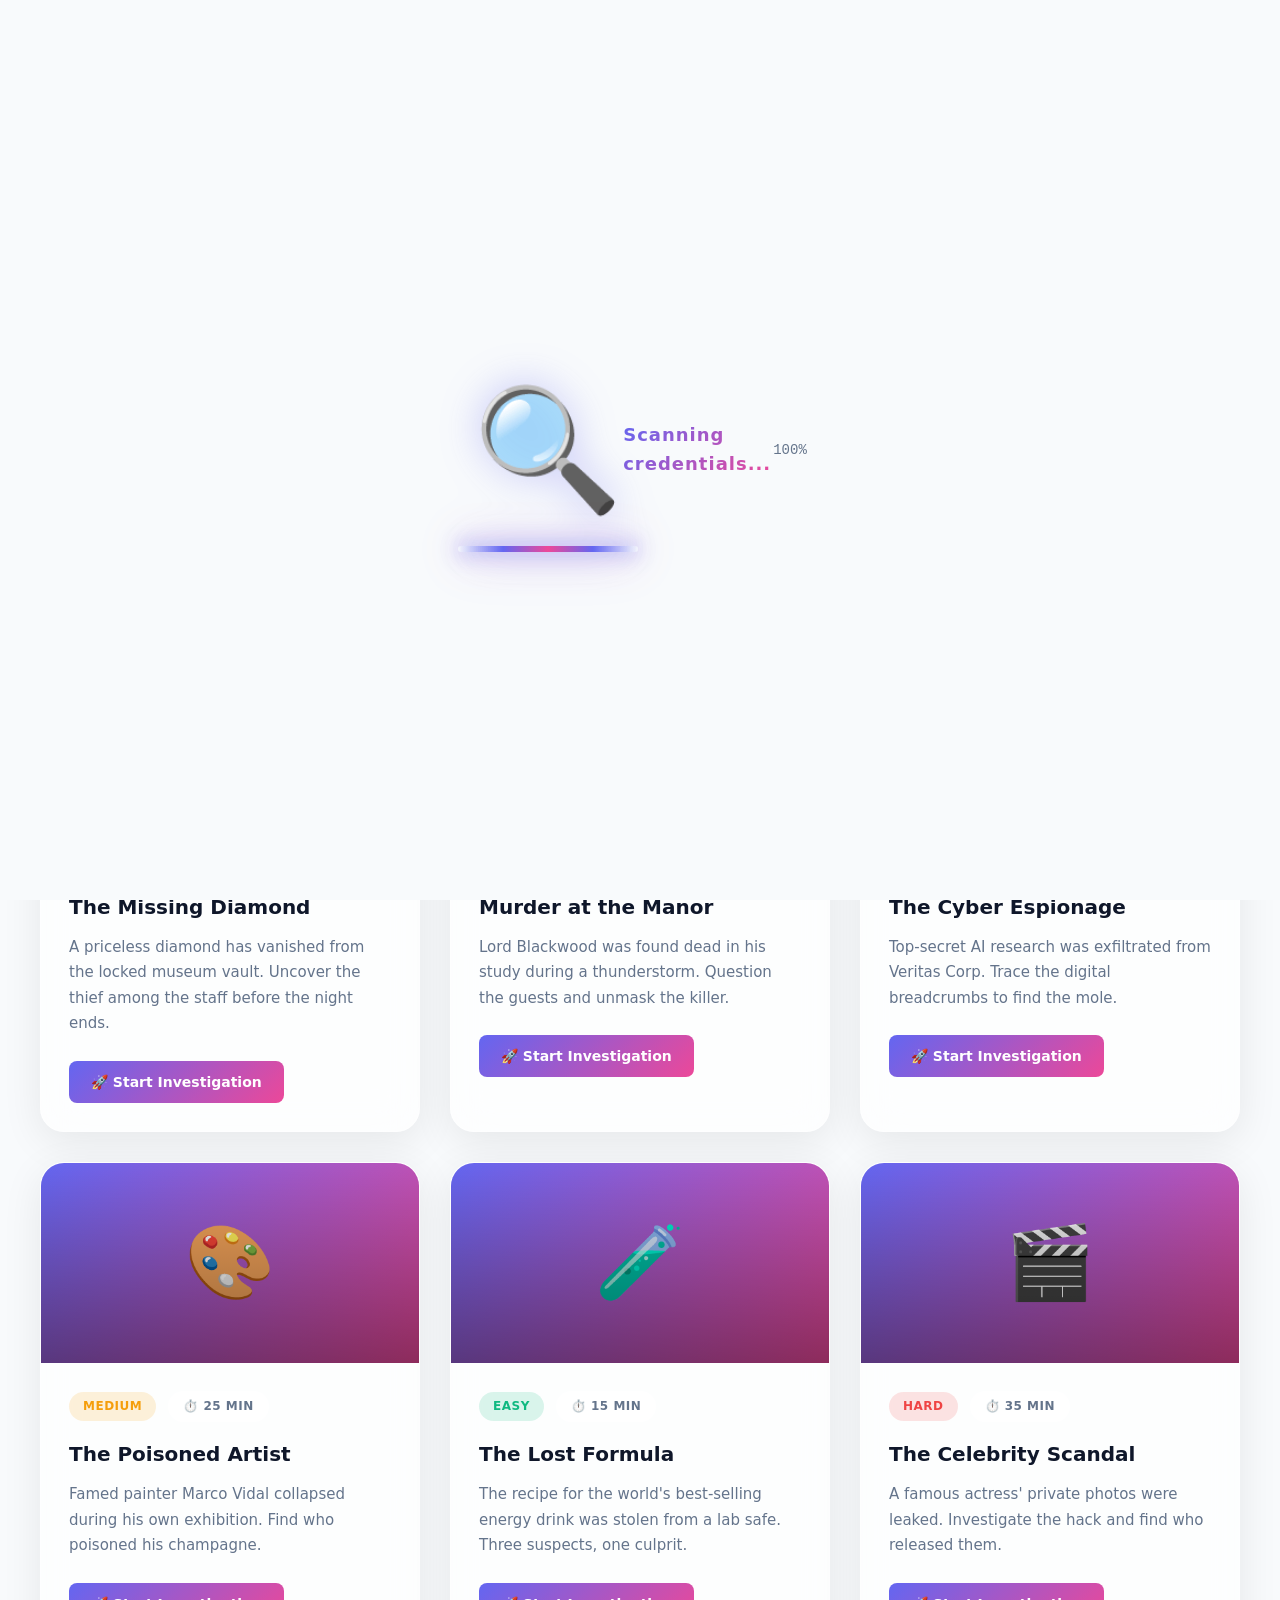
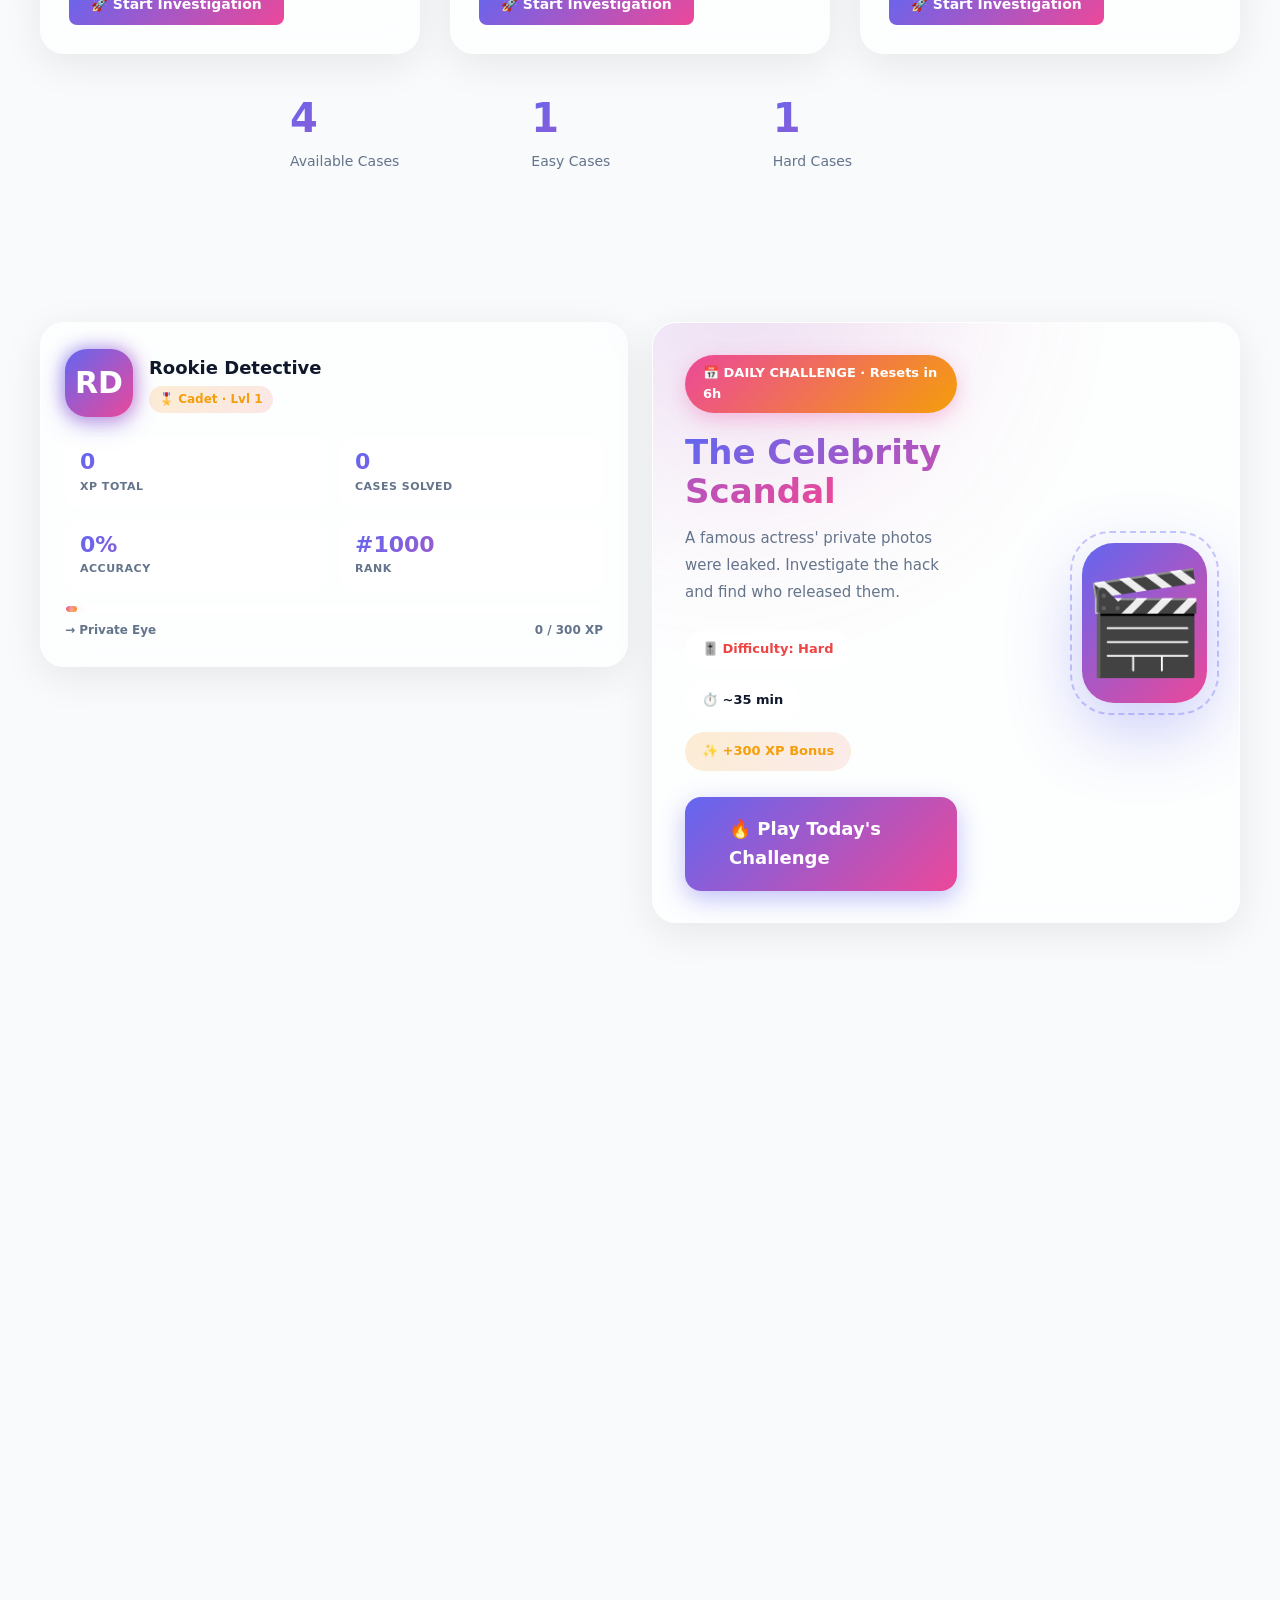
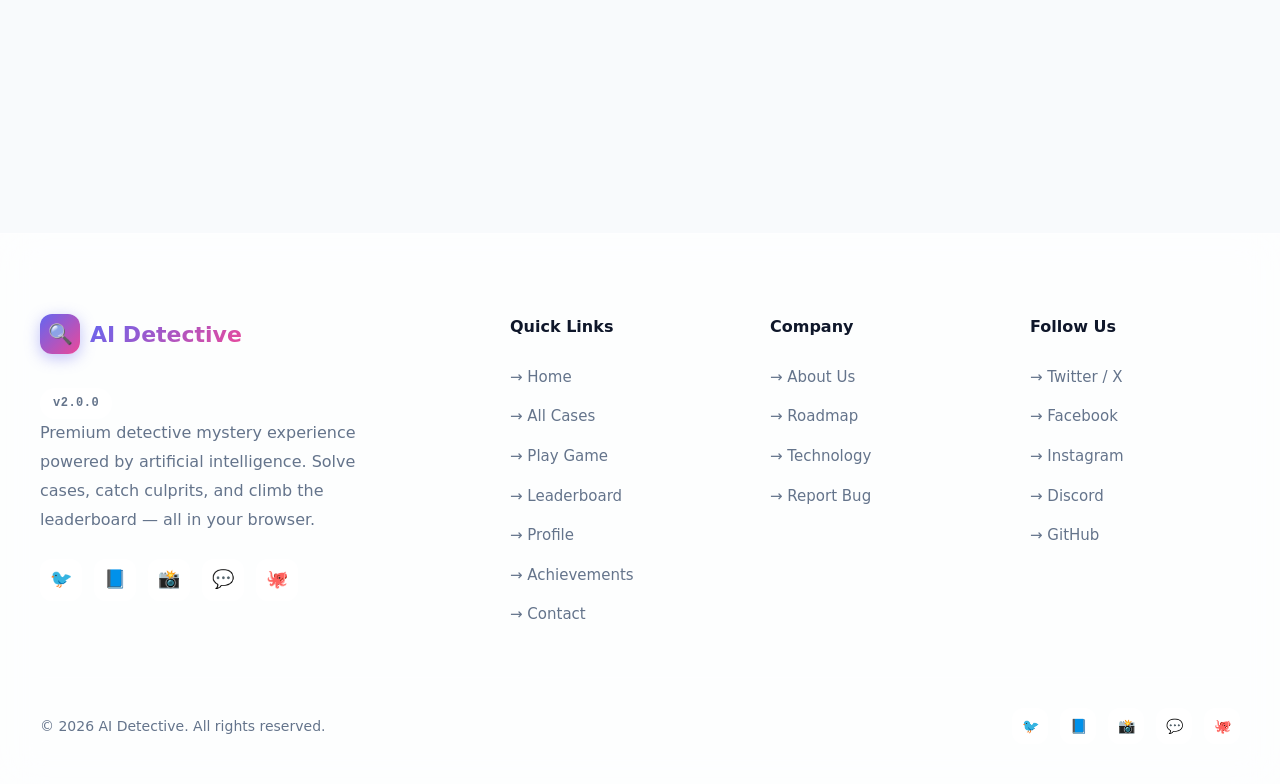
<file: cases.html>
<!DOCTYPE html>
<html lang="en" data-theme="dark">
<head>
  <meta charset="UTF-8">
  <meta name="viewport" content="width=device-width, initial-scale=1.0">
  <meta name="description" content="Browse all detective cases - from quick whodunits to complex investigations. Choose your difficulty and start solving.">
  <title>Cases - AI Detective</title>
  <link rel="stylesheet" href="css/style.css">
</head>
<body class="no-scroll">

  <!-- Fingerprint Loading Screen -->
  <div class="fp-loader">
    <div class="fp-wrap">
      <div class="fp-icon">🔍<div class="fp-scan"></div></div>
      <div class="fp-text">Scanning credentials...</div>
      <div class="fp-bar"><div class="fp-bar-fill"></div></div>
      <div class="fp-percent">0%</div>
    </div>
  </div>
  <!-- Legacy fallback loader -->
  <div class="loader">
    <div class="loader-spinner"></div>
    <div class="loader-text">Loading AI Detective...</div>
  </div>

  <!-- Particle Background -->
  <div class="particles"></div>

  <!-- Custom Cursor -->
  <div class="cursor"></div>
  <div class="cursor-follower"></div>

  <!-- Navbar -->
  <nav class="navbar">
    <div class="nav-container">
      <a href="index.html" class="nav-logo">
        <span class="nav-logo-icon">🔍</span>
        <span class="nav-logo-text">AI Detective</span>
      </a>
      <ul class="nav-links">
        <li><a href="index.html">Home</a></li>
        <li><a href="cases.html" class="active">Cases</a></li>
        <li><a href="game.html">Game</a></li>
        <li><a href="leaderboard.html">Leaderboard</a></li>
        <li><a href="index.html#profile">Profile</a></li>
        <li><a href="achievements.html">Achievements</a></li>
        <li><a href="about.html">About</a></li>
        <li><a href="contact.html">Contact</a></li>
      </ul>
      <div class="nav-actions">
        <button class="settings-toggle" data-settings-toggle aria-label="Settings">⚙️</button>
        <button class="theme-toggle" data-theme-toggle aria-label="Toggle theme">
          <span data-theme-icon>☀️</span>
        </button>
        <a href="game.html" class="nav-cta">🎮 Play Now</a>
        <button class="nav-toggle" aria-label="Menu">
          <span></span>
          <span></span>
          <span></span>
        </button>
      </div>
    </div>
  </nav>

  <!-- Mobile Menu -->
  <div class="mobile-overlay"></div>
  <div class="mobile-menu">
    <ul>
      <li><a href="index.html">🏠 Home</a></li>
      <li><a href="cases.html">📁 Cases</a></li>
      <li><a href="game.html">🎮 Game</a></li>
      <li><a href="leaderboard.html">🏆 Leaderboard</a></li>
      <li><a href="index.html#profile">🕵️ Profile</a></li>
      <li><a href="achievements.html">🏅 Achievements</a></li>
      <li><a href="about.html">ℹ️ About</a></li>
      <li><a href="contact.html">✉️ Contact</a></li>
      <li><a href="#" data-settings-toggle>⚙️ Settings</a></li>
    </ul>
  </div>

  <!-- Main -->
  <main>

    <!-- Page Header -->
    <section class="page-header">
      <div class="container">
        <div class="breadcrumb reveal">
          <a href="index.html">Home</a>
          <span class="breadcrumb-sep">/</span>
          <span>Cases</span>
        </div>
        <h1 class="page-title reveal">Browse the <span>Case Files</span></h1>
        <p class="page-subtitle reveal">Six unique mysteries await. Filter by difficulty, read the brief, and begin your investigation when ready.</p>
      </div>
    </section>

    <!-- Filters -->
    <section class="section" style="padding-top: 20px;">
      <div class="container">
        <div class="cases-filters reveal">
          <button class="filter-btn active" data-filter="all">🗂️ All Cases</button>
          <button class="filter-btn" data-filter="easy">🟢 Easy</button>
          <button class="filter-btn" data-filter="medium">🟡 Medium</button>
          <button class="filter-btn" data-filter="hard">🔴 Hard</button>
        </div>

        <!-- Cases Grid -->
        <div class="cases-grid" data-cases-grid>
          <!-- Cases rendered by JS -->
        </div>

        <!-- Stats -->
        <div class="text-center mt-8 reveal">
          <div class="hero-stats" style="max-width: 700px; margin: 0 auto; display: grid; grid-template-columns: repeat(3, 1fr); gap: 24px;">
            <div class="hero-stat">
              <div class="hero-stat-number" data-counter="6" data-suffix="">0</div>
              <div class="hero-stat-label">Available Cases</div>
            </div>
            <div class="hero-stat">
              <div class="hero-stat-number" data-counter="2" data-suffix="">0</div>
              <div class="hero-stat-label">Easy Cases</div>
            </div>
            <div class="hero-stat">
              <div class="hero-stat-number" data-counter="2" data-suffix="">0</div>
              <div class="hero-stat-label">Hard Cases</div>
            </div>
          </div>
        </div>
      </div>
    </section>

    <section class="section" style="padding:30px 0 10px;">
      <div class="container" style="display:grid;grid-template-columns: 1fr 1fr;gap:24px;">
        <div data-profile-card></div>
        <div data-daily-challenge></div>
      </div>
    </section>

  </main>

  <!-- Settings Panel Overlay & Panel -->
  <div data-settings-overlay class="settings-overlay"></div>
  <aside class="settings-panel glass glass-glow" data-settings-panel>
    <div class="settings-header">
      <h3 class="settings-title">⚙️ Settings</h3>
      <button data-settings-close aria-label="close" style="background:transparent;border:none;color:inherit;font-size:22px;cursor:pointer;">✕</button>
    </div>
    <div class="settings-body">
      <div class="settings-row">
        <div class="settings-info">
          <span class="settings-icon">🔊</span>
          <span>
            <div class="settings-label">Enable Sound</div>
            <small class="settings-hint">Plays subtle beeps on clicks &amp; events</small>
          </span>
        </div>
        <label class="switch"><input type="checkbox" data-pref="sound"><span class="slider"></span></label>
      </div>
      <div class="settings-row">
        <div class="settings-info">
          <span class="settings-icon">✨</span>
          <span>
            <div class="settings-label">Enable Animations</div>
            <small class="settings-hint">Fades, reveals &amp; hover effects</small>
          </span>
        </div>
        <label class="switch"><input type="checkbox" data-pref="animations" checked><span class="slider"></span></label>
      </div>
      <div class="settings-row">
        <div class="settings-info">
          <span class="settings-icon">🎨</span>
          <span>
            <div class="settings-label">Dark Theme</div>
            <small class="settings-hint">Switch between dark &amp; light mode</small>
          </span>
        </div>
        <label class="switch"><input type="checkbox" data-pref="theme" checked><span class="slider"></span></label>
      </div>
    </div>
    <div class="settings-footer">
      <small>Build <span data-app-version>v2.0.0</span></small>
    </div>
  </aside>

  <!-- Footer -->
  <footer class="footer">
    <div class="container">
      <div class="footer-grid">
        <div class="footer-brand">
          <div class="footer-logo">
            <span class="footer-logo-icon">🔍</span>
            <span class="footer-logo-text">AI Detective</span>
          </div>
          <span class="footer-brand-version mono" data-app-version>v2.0.0</span>
          <p class="footer-desc">Premium detective mystery experience powered by artificial intelligence. Solve cases, catch culprits, and climb the leaderboard — all in your browser.</p>
          <div class="footer-socials">
            <a href="#" class="social-link" data-hover>🐦</a>
            <a href="#" class="social-link" data-hover>📘</a>
            <a href="#" class="social-link" data-hover>📸</a>
            <a href="#" class="social-link" data-hover>💬</a>
            <a href="#" class="social-link" data-hover>🐙</a>
          </div>
        </div>
        <div class="footer-col">
          <h4>Quick Links</h4>
          <ul>
            <li><a href="index.html">→ Home</a></li>
            <li><a href="cases.html">→ All Cases</a></li>
            <li><a href="game.html">→ Play Game</a></li>
            <li><a href="leaderboard.html">→ Leaderboard</a></li>
            <li><a href="index.html#profile">→ Profile</a></li>
            <li><a href="achievements.html">→ Achievements</a></li>
            <li><a href="contact.html">→ Contact</a></li>
          </ul>
        </div>
        <div class="footer-col">
          <h4>Company</h4>
          <ul>
            <li><a href="about.html">→ About Us</a></li>
            <li><a href="about.html#future">→ Roadmap</a></li>
            <li><a href="about.html#tech">→ Technology</a></li>
            <li><a href="contact.html">→ Report Bug</a></li>
          </ul>
        </div>
        <div class="footer-col">
          <h4>Follow Us</h4>
          <ul>
            <li><a href="#">→ Twitter / X</a></li>
            <li><a href="#">→ Facebook</a></li>
            <li><a href="#">→ Instagram</a></li>
            <li><a href="#">→ Discord</a></li>
            <li><a href="#">→ GitHub</a></li>
          </ul>
        </div>
      </div>
      <div class="footer-bottom footer-bottom-row">
        <div class="footer-bottom-text">© 2026 AI Detective. All rights reserved.</div>
        <div class="footer-socials bottom">
          <a href="#" class="social-link" data-hover>🐦</a>
          <a href="#" class="social-link" data-hover>📘</a>
          <a href="#" class="social-link" data-hover>📸</a>
          <a href="#" class="social-link" data-hover>💬</a>
          <a href="#" class="social-link" data-hover>🐙</a>
        </div>
      </div>
    </div>
  </footer>

  <!-- Back to Top -->
  <button class="back-to-top" aria-label="Back to top">↑</button>

  <!-- Response Modal -->
  <div class="modal-overlay" data-modal="response">
    <div class="modal glass response-modal">
      <div class="response-suspect">
        <div class="response-avatar">👤</div>
        <div>
          <div class="response-name">Suspect Name</div>
        </div>
      </div>
      <div class="response-question">Question text here</div>
      <div class="response-answer">Answer text here</div>
      <div class="modal-actions">
        <button class="btn btn-primary" data-modal-close>Continue Investigation</button>
      </div>
    </div>
  </div>

  <div class="modal-overlay" data-modal="name-edit">
    <div class="modal glass">
      <div class="modal-title" style="font-size:22px; font-weight:800; margin-bottom:6px;">✏️ Edit Detective Name</div>
      <div class="modal-message" style="margin-bottom:16px;">Personalize your sleuth identity.</div>
      <div style="display:flex;flex-direction:column;gap:12px;"><input class="name-edit-input" data-name-input maxlength="24" placeholder="Enter name"></div>
      <div class="modal-actions" style="margin-top:18px;">
        <button class="btn btn-secondary" data-modal-close>Cancel</button>
        <button class="btn btn-primary" data-name-save>Save Name</button>
      </div>
    </div>
  </div>
  <div class="modal-overlay" data-modal="contact-success">
    <div class="modal glass">
      <div class="modal-title">Message sent!</div>
      <div class="modal-message"></div>
      <div class="modal-actions"><button class="btn btn-primary" data-modal-close>Close</button></div>
    </div>
  </div>

  <script src="js/script.js"></script>
</body>
</html>
</file>
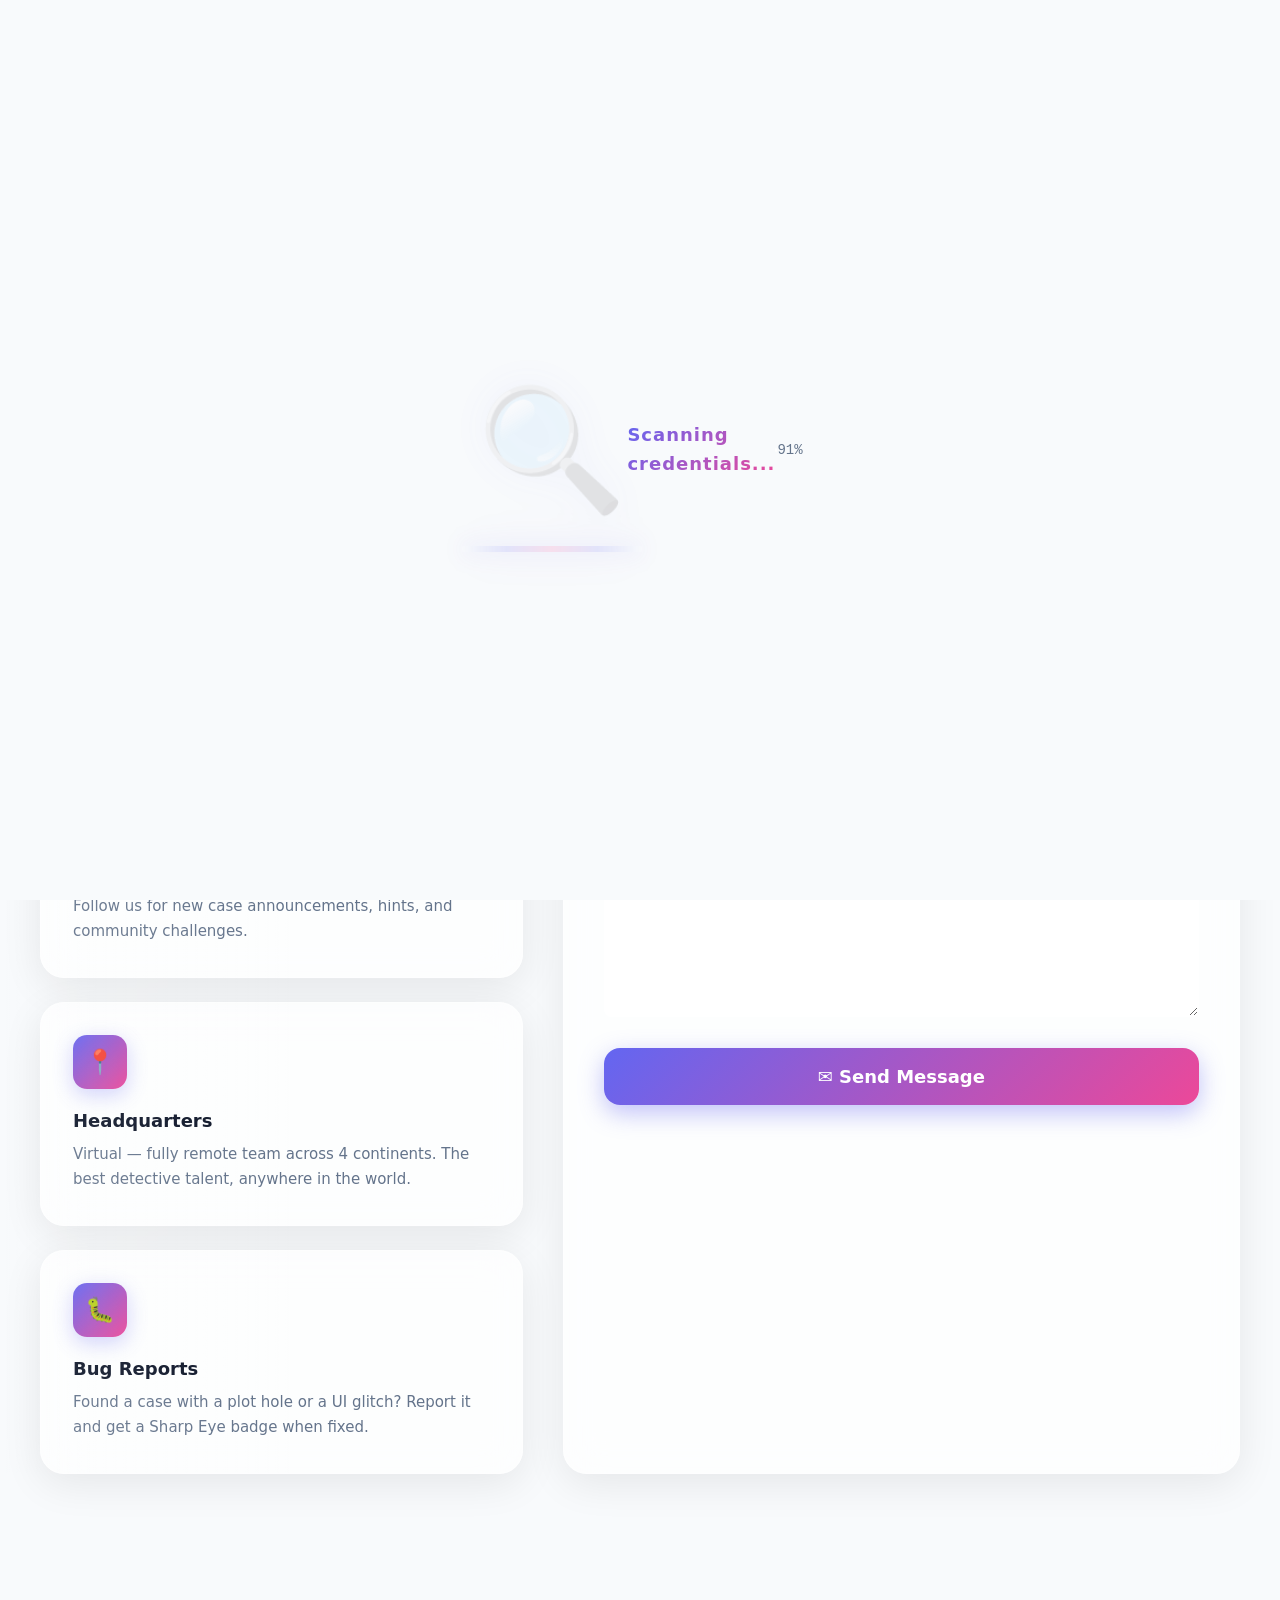
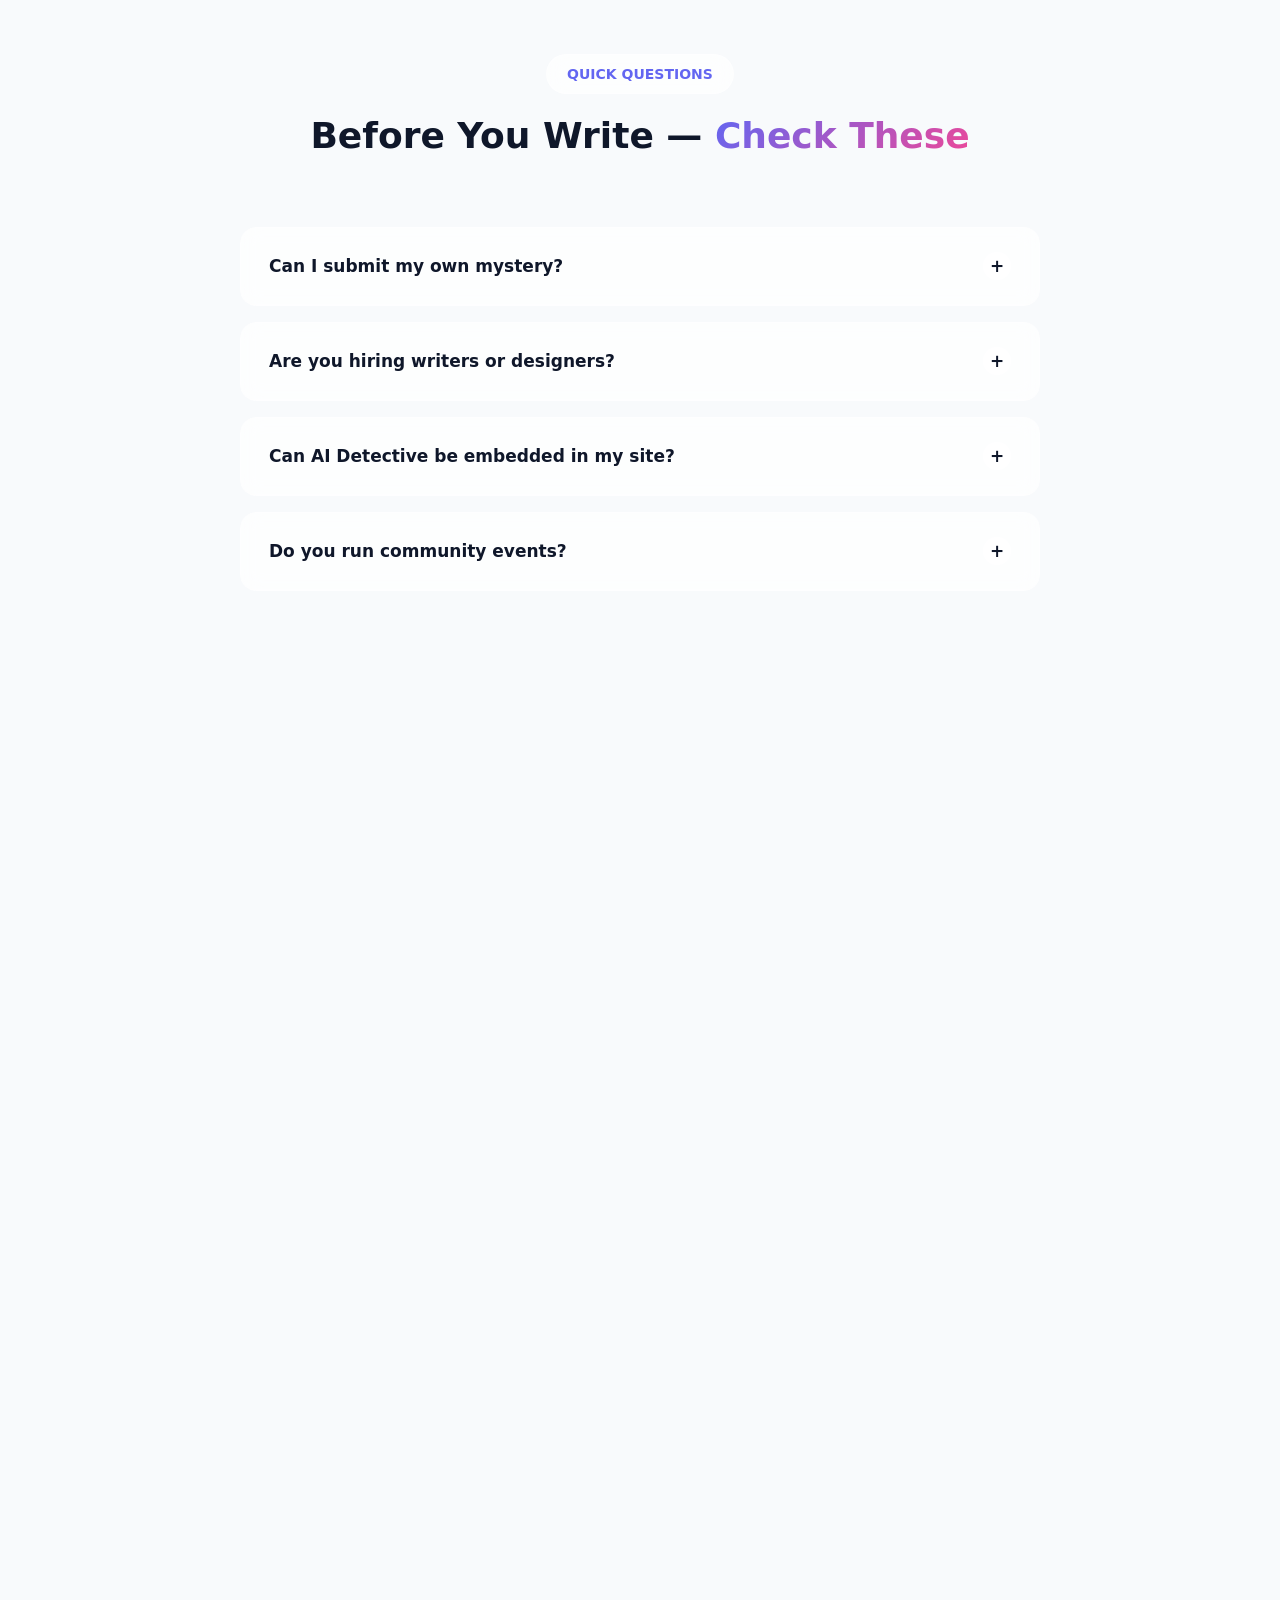
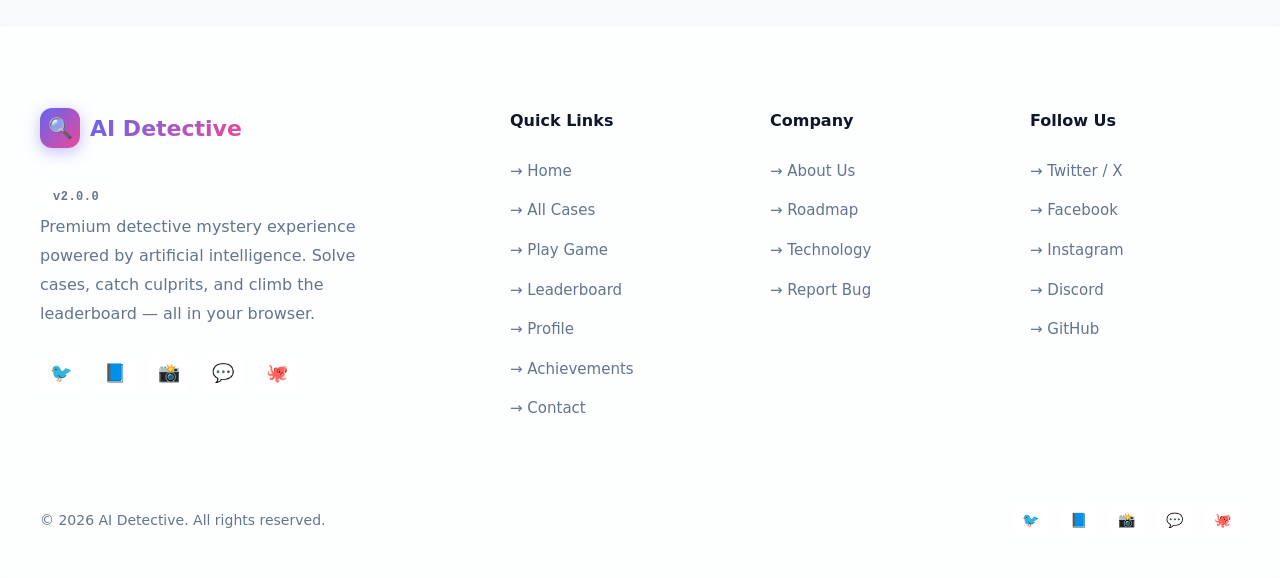
<file: contact.html>
<!DOCTYPE html>
<html lang="en" data-theme="dark">
<head>
  <meta charset="UTF-8">
  <meta name="viewport" content="width=device-width, initial-scale=1.0">
  <meta name="description" content="Get in touch with the AI Detective team. Feedback, bug reports, partnership inquiries — we'd love to hear from you.">
  <title>Contact - AI Detective</title>
  <link rel="stylesheet" href="css/style.css">
</head>
<body class="no-scroll">

  <!-- Fingerprint Loading Screen -->
  <div class="fp-loader">
    <div class="fp-wrap">
      <div class="fp-icon">🔍<div class="fp-scan"></div></div>
      <div class="fp-text">Scanning credentials...</div>
      <div class="fp-bar"><div class="fp-bar-fill"></div></div>
      <div class="fp-percent">0%</div>
    </div>
  </div>
  <!-- Legacy fallback loader -->
  <div class="loader">
    <div class="loader-spinner"></div>
    <div class="loader-text">Loading Contact...</div>
  </div>

  <!-- Particle Background -->
  <div class="particles"></div>

  <!-- Custom Cursor -->
  <div class="cursor"></div>
  <div class="cursor-follower"></div>

  <!-- Navbar -->
  <nav class="navbar">
    <div class="nav-container">
      <a href="index.html" class="nav-logo">
        <span class="nav-logo-icon">🔍</span>
        <span class="nav-logo-text">AI Detective</span>
      </a>
      <ul class="nav-links">
        <li><a href="index.html">Home</a></li>
        <li><a href="cases.html">Cases</a></li>
        <li><a href="game.html">Game</a></li>
        <li><a href="leaderboard.html">Leaderboard</a></li>
        <li><a href="index.html#profile">Profile</a></li>
        <li><a href="achievements.html">Achievements</a></li>
        <li><a href="about.html">About</a></li>
        <li><a href="contact.html" class="active">Contact</a></li>
      </ul>
      <div class="nav-actions">
        <button class="settings-toggle" data-settings-toggle aria-label="Settings">⚙️</button>
        <button class="theme-toggle" data-theme-toggle aria-label="Toggle theme">
          <span data-theme-icon>☀️</span>
        </button>
        <a href="cases.html" class="nav-cta">🎮 Play Now</a>
        <button class="nav-toggle" aria-label="Menu">
          <span></span>
          <span></span>
          <span></span>
        </button>
      </div>
    </div>
  </nav>

  <!-- Mobile Menu -->
  <div class="mobile-overlay"></div>
  <div class="mobile-menu">
    <ul>
      <li><a href="index.html">🏠 Home</a></li>
      <li><a href="cases.html">📁 Cases</a></li>
      <li><a href="game.html">🎮 Game</a></li>
      <li><a href="leaderboard.html">🏆 Leaderboard</a></li>
      <li><a href="index.html#profile">🕵️ Profile</a></li>
      <li><a href="achievements.html">🏅 Achievements</a></li>
      <li><a href="about.html">ℹ️ About</a></li>
      <li><a href="contact.html">✉️ Contact</a></li>
      <li><a href="#" data-settings-toggle>⚙️ Settings</a></li>
    </ul>
  </div>

  <!-- Main -->
  <main>

    <!-- Page Header -->
    <section class="page-header">
      <div class="container">
        <div class="breadcrumb reveal">
          <a href="index.html">Home</a>
          <span class="breadcrumb-sep">/</span>
          <span>Contact</span>
        </div>
        <h1 class="page-title reveal">Get in <span>Touch</span></h1>
        <p class="page-subtitle reveal">Feedback, bug reports, case suggestions, partnership offers — drop us a line. We read every message personally.</p>
      </div>
    </section>

    <!-- Contact -->
    <section class="section" style="padding-top: 0;">
      <div class="container">
        <div class="contact-grid">

          <!-- Contact Info -->
          <div class="contact-info reveal-left">
            <div class="contact-card glass">
              <div class="contact-card-icon">📧</div>
              <h3 class="contact-card-title">Email</h3>
              <p class="contact-card-text">hello@aidetective.app<br>We reply within 24 hours on weekdays.</p>
            </div>
            <div class="contact-card glass">
              <div class="contact-card-icon">🐦</div>
              <h3 class="contact-card-title">Social Media</h3>
              <p class="contact-card-text">Follow us for new case announcements, hints, and community challenges.</p>
            </div>
            <div class="contact-card glass">
              <div class="contact-card-icon">📍</div>
              <h3 class="contact-card-title">Headquarters</h3>
              <p class="contact-card-text">Virtual — fully remote team across 4 continents. The best detective talent, anywhere in the world.</p>
            </div>
            <div class="contact-card glass">
              <div class="contact-card-icon">🐛</div>
              <h3 class="contact-card-title">Bug Reports</h3>
              <p class="contact-card-text">Found a case with a plot hole or a UI glitch? Report it and get a Sharp Eye badge when fixed.</p>
            </div>
          </div>

          <!-- Contact Form -->
          <div class="contact-form-wrap glass reveal-right">
            <div class="section-heading" style="margin-bottom: 30px;">
              <div class="section-heading-icon">✍️</div>
              <h2>Send us a Message</h2>
            </div>
            <form data-contact-form novalidate>
              <div class="form-group">
                <label class="form-label" for="name">Your Name</label>
                <input type="text" id="name" name="name" class="form-input" placeholder="Sherlock Holmes" required>
              </div>
              <div class="form-group">
                <label class="form-label" for="email">Email Address</label>
                <input type="email" id="email" name="email" class="form-input" placeholder="sherlock@bakerstreet.co.uk" required>
              </div>
              <div class="form-group">
                <label class="form-label" for="message">Your Message</label>
                <textarea id="message" name="message" class="form-textarea" placeholder="Tell us about your idea, feedback, or the bug you discovered..." required></textarea>
              </div>
              <button type="submit" class="btn btn-primary btn-lg form-submit">
                ✉️ Send Message
              </button>
            </form>
          </div>

        </div>

        <!-- FAQ Mini Section -->
        <div class="section-header" style="margin-top: 100px;">
          <span class="section-tag">QUICK QUESTIONS</span>
          <h2 class="section-title" style="font-size: clamp(24px, 4vw, 36px);">Before You Write — <span>Check These</span></h2>
        </div>
        <div class="faq-container reveal">
          <div class="faq-item">
            <button class="faq-question">
              <span>Can I submit my own mystery?</span>
              <span class="faq-icon">+</span>
            </button>
            <div class="faq-answer">
              <p>Absolutely! We love community submissions. Send us a detailed synopsis, list of suspects, and clues. If accepted, your case will be published with full credit to you, and you'll receive the Champion badge as a thank-you gift.</p>
            </div>
          </div>
          <div class="faq-item">
            <button class="faq-question">
              <span>Are you hiring writers or designers?</span>
              <span class="faq-icon">+</span>
            </button>
            <div class="faq-answer">
              <p>We're always reviewing portfolios from mystery writers, UI designers, and creative game designers. Reach out with links to your previous work and a quick intro. Even if we don't have an open slot, we keep talent on file for upcoming campaigns.</p>
            </div>
          </div>
          <div class="faq-item">
            <button class="faq-question">
              <span>Can AI Detective be embedded in my site?</span>
              <span class="faq-icon">+</span>
            </button>
            <div class="faq-answer">
              <p>Yes! We offer a free embeddable widget for blogs, publications, and educational sites. Contact us with your use case and audience size and we'll get you set up with a whitelabel-friendly version in 48 hours.</p>
            </div>
          </div>
          <div class="faq-item">
            <button class="faq-question">
              <span>Do you run community events?</span>
              <span class="faq-icon">+</span>
            </button>
            <div class="faq-answer">
              <p>Monthly! From community-wide "mystery marathons" to themed case drops and live author Q&A sessions. Join our social channels to see what's happening this month — active participants earn exclusive badges.</p>
            </div>
          </div>
        </div>
      </div>
    </section>

  </main>

  <!-- Settings Panel Overlay & Panel -->
  <div data-settings-overlay class="settings-overlay"></div>
  <aside class="settings-panel glass glass-glow" data-settings-panel>
    <div class="settings-header">
      <h3 class="settings-title">⚙️ Settings</h3>
      <button data-settings-close aria-label="close" style="background:transparent;border:none;color:inherit;font-size:22px;cursor:pointer;">✕</button>
    </div>
    <div class="settings-body">
      <div class="settings-row">
        <div class="settings-info">
          <span class="settings-icon">🔊</span>
          <span>
            <div class="settings-label">Enable Sound</div>
            <small class="settings-hint">Plays subtle beeps on clicks &amp; events</small>
          </span>
        </div>
        <label class="switch"><input type="checkbox" data-pref="sound"><span class="slider"></span></label>
      </div>
      <div class="settings-row">
        <div class="settings-info">
          <span class="settings-icon">✨</span>
          <span>
            <div class="settings-label">Enable Animations</div>
            <small class="settings-hint">Fades, reveals &amp; hover effects</small>
          </span>
        </div>
        <label class="switch"><input type="checkbox" data-pref="animations" checked><span class="slider"></span></label>
      </div>
      <div class="settings-row">
        <div class="settings-info">
          <span class="settings-icon">🎨</span>
          <span>
            <div class="settings-label">Dark Theme</div>
            <small class="settings-hint">Switch between dark &amp; light mode</small>
          </span>
        </div>
        <label class="switch"><input type="checkbox" data-pref="theme" checked><span class="slider"></span></label>
      </div>
    </div>
    <div class="settings-footer">
      <small>Build <span data-app-version>v2.0.0</span></small>
    </div>
  </aside>

  <!-- Footer -->
  <footer class="footer">
    <div class="container">
      <div class="footer-grid">
        <div class="footer-brand">
          <div class="footer-logo">
            <span class="footer-logo-icon">🔍</span>
            <span class="footer-logo-text">AI Detective</span>
          </div>
          <span class="footer-brand-version mono" data-app-version>v2.0.0</span>
          <p class="footer-desc">Premium detective mystery experience powered by artificial intelligence. Solve cases, catch culprits, and climb the leaderboard — all in your browser.</p>
          <div class="footer-socials">
            <a href="#" class="social-link" data-hover>🐦</a>
            <a href="#" class="social-link" data-hover>📘</a>
            <a href="#" class="social-link" data-hover>📸</a>
            <a href="#" class="social-link" data-hover>💬</a>
            <a href="#" class="social-link" data-hover>🐙</a>
          </div>
        </div>
        <div class="footer-col">
          <h4>Quick Links</h4>
          <ul>
            <li><a href="index.html">→ Home</a></li>
            <li><a href="cases.html">→ All Cases</a></li>
            <li><a href="game.html">→ Play Game</a></li>
            <li><a href="leaderboard.html">→ Leaderboard</a></li>
            <li><a href="index.html#profile">→ Profile</a></li>
            <li><a href="achievements.html">→ Achievements</a></li>
            <li><a href="contact.html">→ Contact</a></li>
          </ul>
        </div>
        <div class="footer-col">
          <h4>Company</h4>
          <ul>
            <li><a href="about.html">→ About Us</a></li>
            <li><a href="about.html#future">→ Roadmap</a></li>
            <li><a href="about.html#tech">→ Technology</a></li>
            <li><a href="contact.html">→ Report Bug</a></li>
          </ul>
        </div>
        <div class="footer-col">
          <h4>Follow Us</h4>
          <ul>
            <li><a href="#">→ Twitter / X</a></li>
            <li><a href="#">→ Facebook</a></li>
            <li><a href="#">→ Instagram</a></li>
            <li><a href="#">→ Discord</a></li>
            <li><a href="#">→ GitHub</a></li>
          </ul>
        </div>
      </div>
      <div class="footer-bottom footer-bottom-row">
        <div class="footer-bottom-text">© 2026 AI Detective. All rights reserved.</div>
        <div class="footer-socials bottom">
          <a href="#" class="social-link" data-hover>🐦</a>
          <a href="#" class="social-link" data-hover>📘</a>
          <a href="#" class="social-link" data-hover>📸</a>
          <a href="#" class="social-link" data-hover>💬</a>
          <a href="#" class="social-link" data-hover>🐙</a>
        </div>
      </div>
    </div>
  </footer>

  <!-- Back to Top -->
  <button class="back-to-top" aria-label="Back to top">↑</button>

  <!-- Contact Success Modal -->
  <div class="modal-overlay" data-modal="contact-success">
    <div class="modal glass">
      <div class="modal-icon success">✉️</div>
      <h3 class="modal-title success">Message Sent!</h3>
      <p class="modal-message">Thank you! We've received your message.</p>
      <div class="modal-actions">
        <button class="btn btn-primary" data-modal-close>Back to Site</button>
        <a href="cases.html" class="btn btn-secondary">🎮 Play a Case</a>
      </div>
    </div>
  </div>

  <!-- Response Modal -->
  <div class="modal-overlay" data-modal="response">
    <div class="modal glass response-modal">
      <div class="response-suspect">
        <div class="response-avatar">👤</div>
        <div>
          <div class="response-name">Suspect Name</div>
        </div>
      </div>
      <div class="response-question">Question text here</div>
      <div class="response-answer">Answer text here</div>
      <div class="modal-actions">
        <button class="btn btn-primary" data-modal-close>Continue Investigation</button>
      </div>
    </div>
  </div>

  <div class="modal-overlay" data-modal="name-edit">
    <div class="modal glass">
      <div class="modal-title" style="font-size:22px; font-weight:800; margin-bottom:6px;">✏️ Edit Detective Name</div>
      <div class="modal-message" style="margin-bottom:16px;">Personalize your sleuth identity.</div>
      <div style="display:flex;flex-direction:column;gap:12px;"><input class="name-edit-input" data-name-input maxlength="24" placeholder="Enter name"></div>
      <div class="modal-actions" style="margin-top:18px;">
        <button class="btn btn-secondary" data-modal-close>Cancel</button>
        <button class="btn btn-primary" data-name-save>Save Name</button>
      </div>
    </div>
  </div>

  <script src="js/script.js"></script>
</body>
</html>
</file>
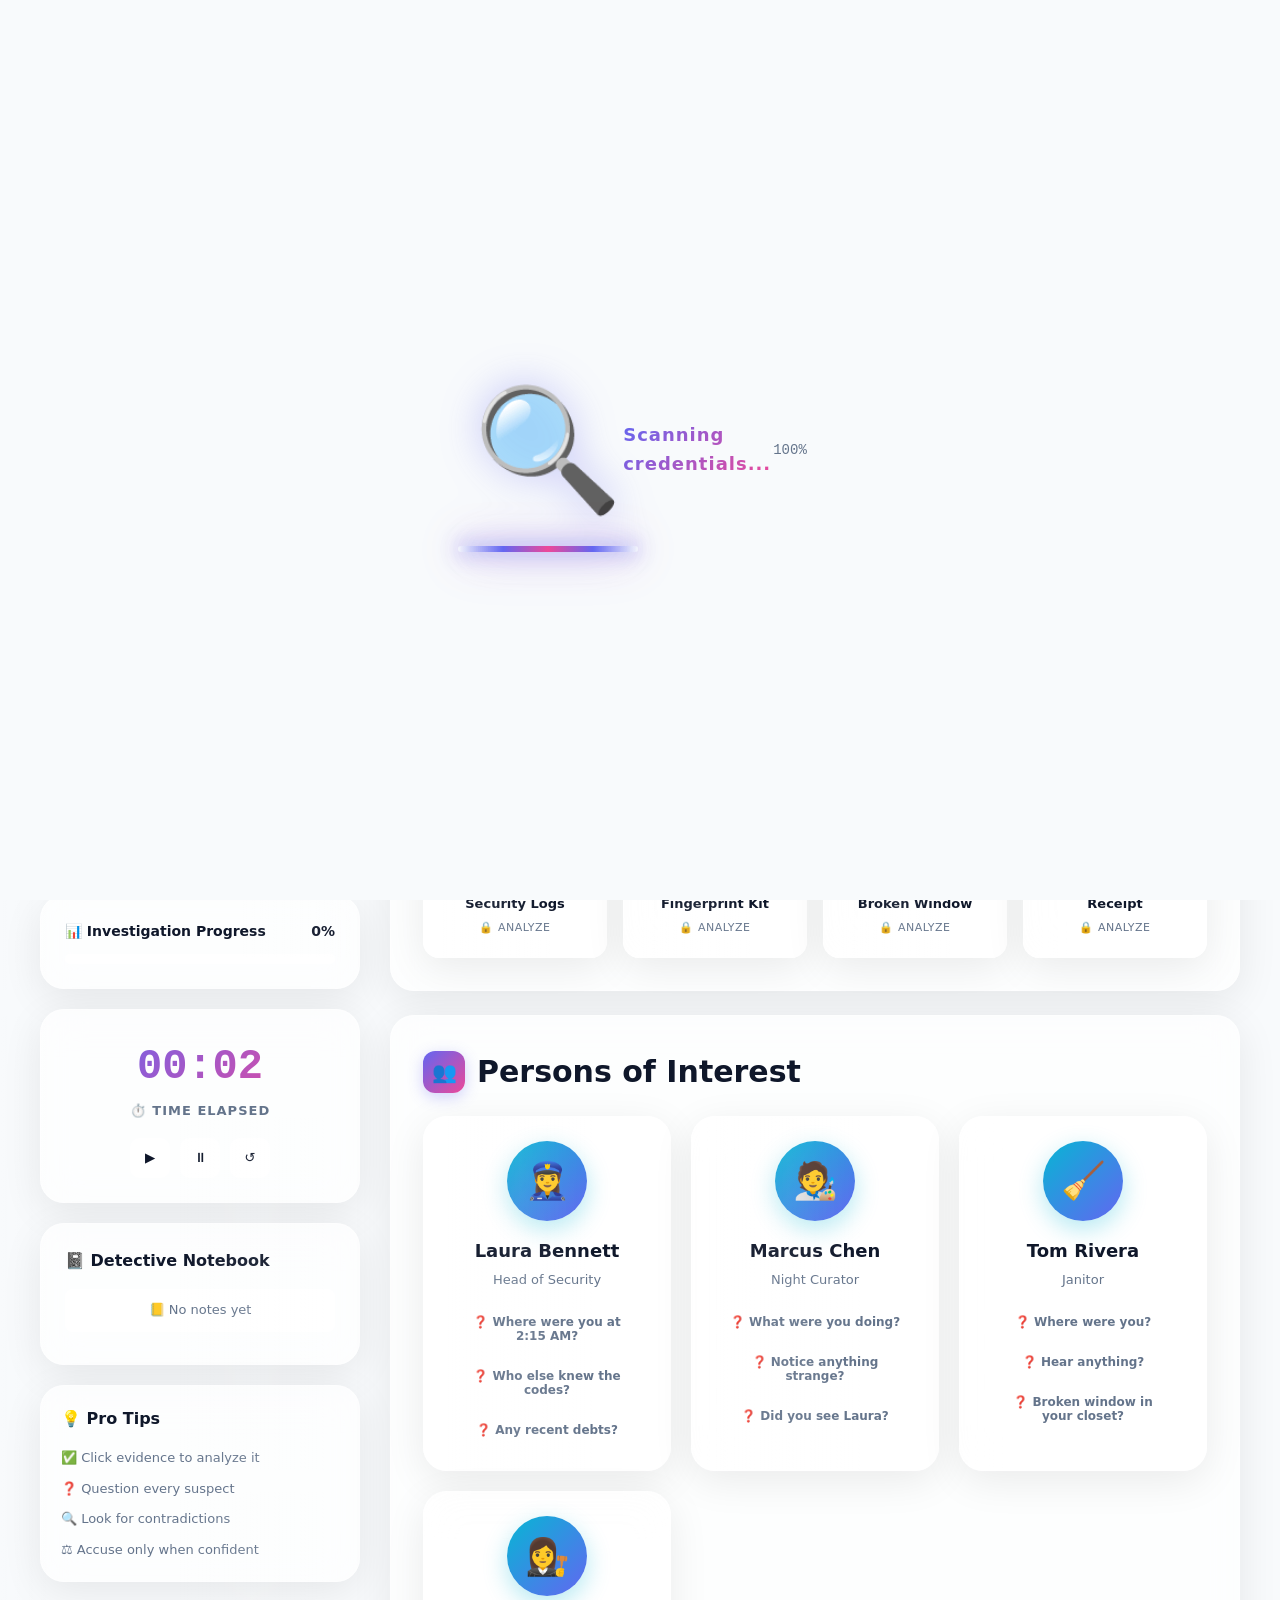
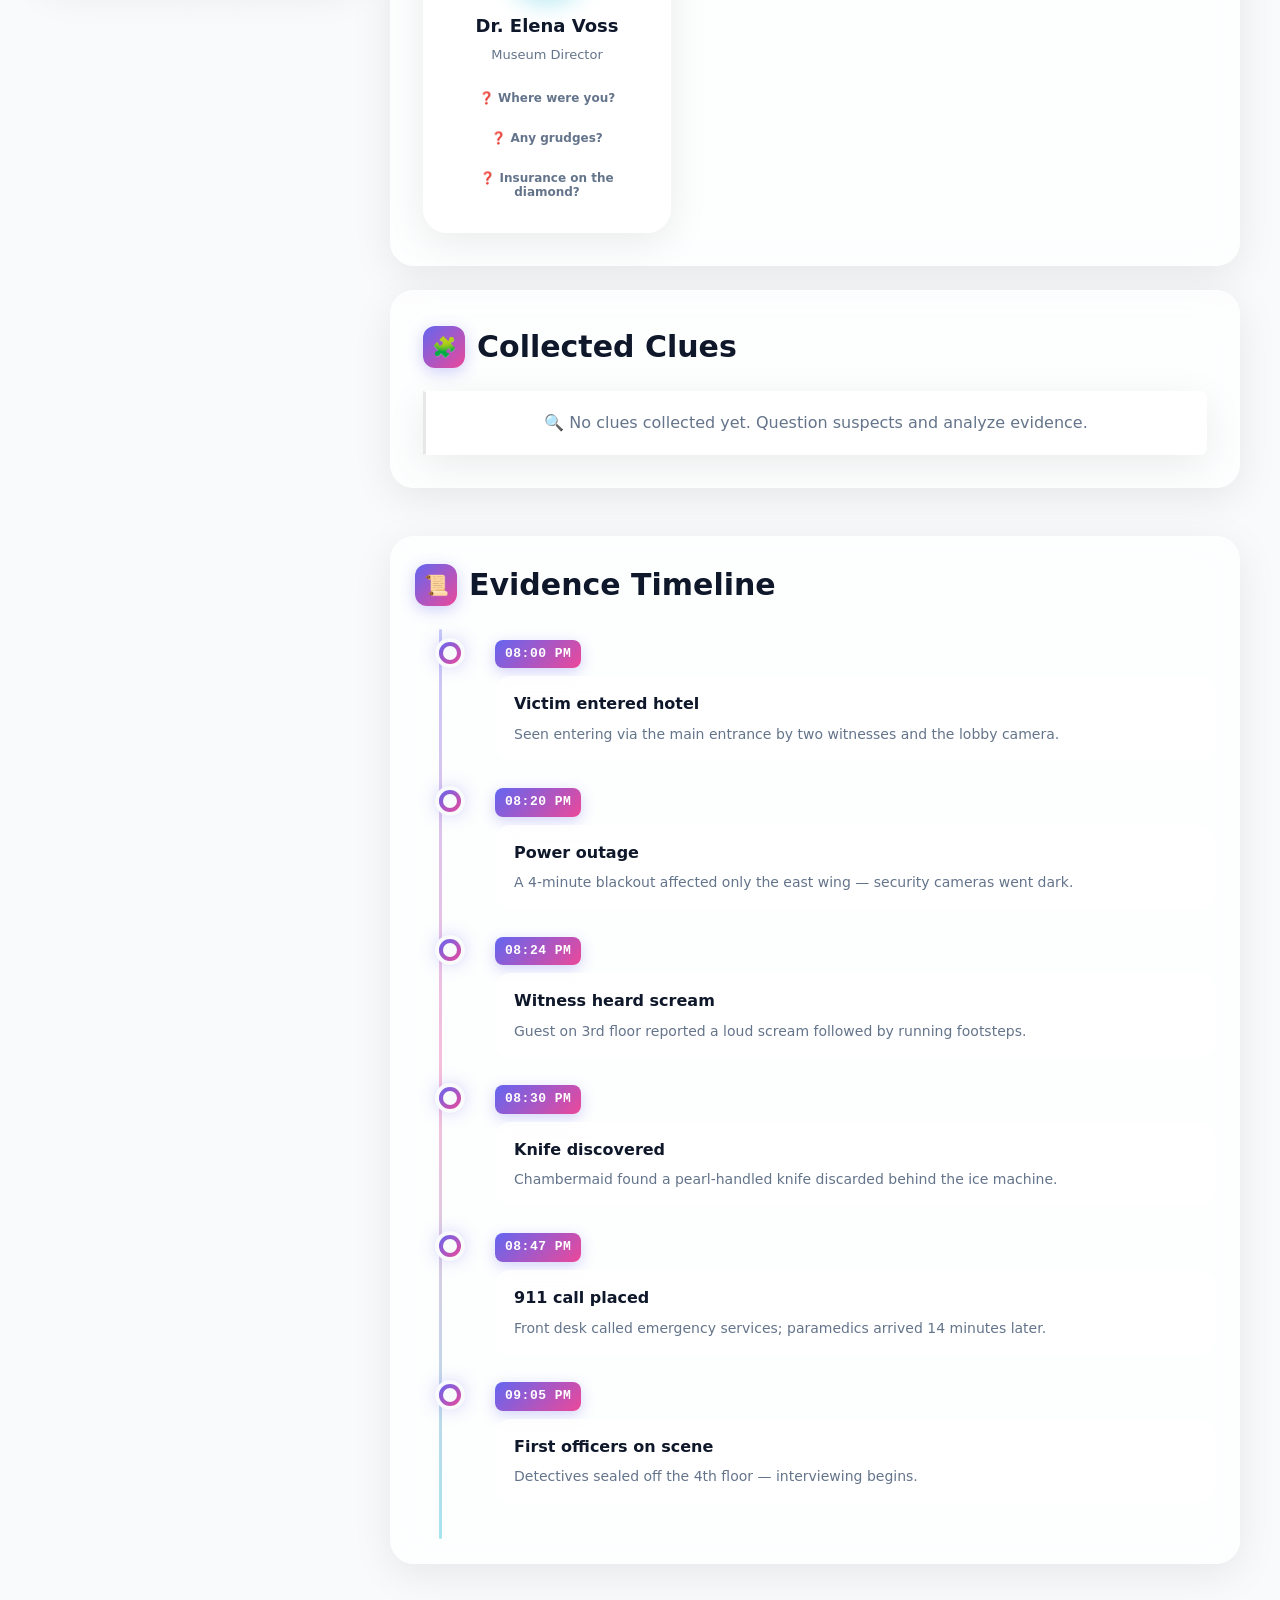
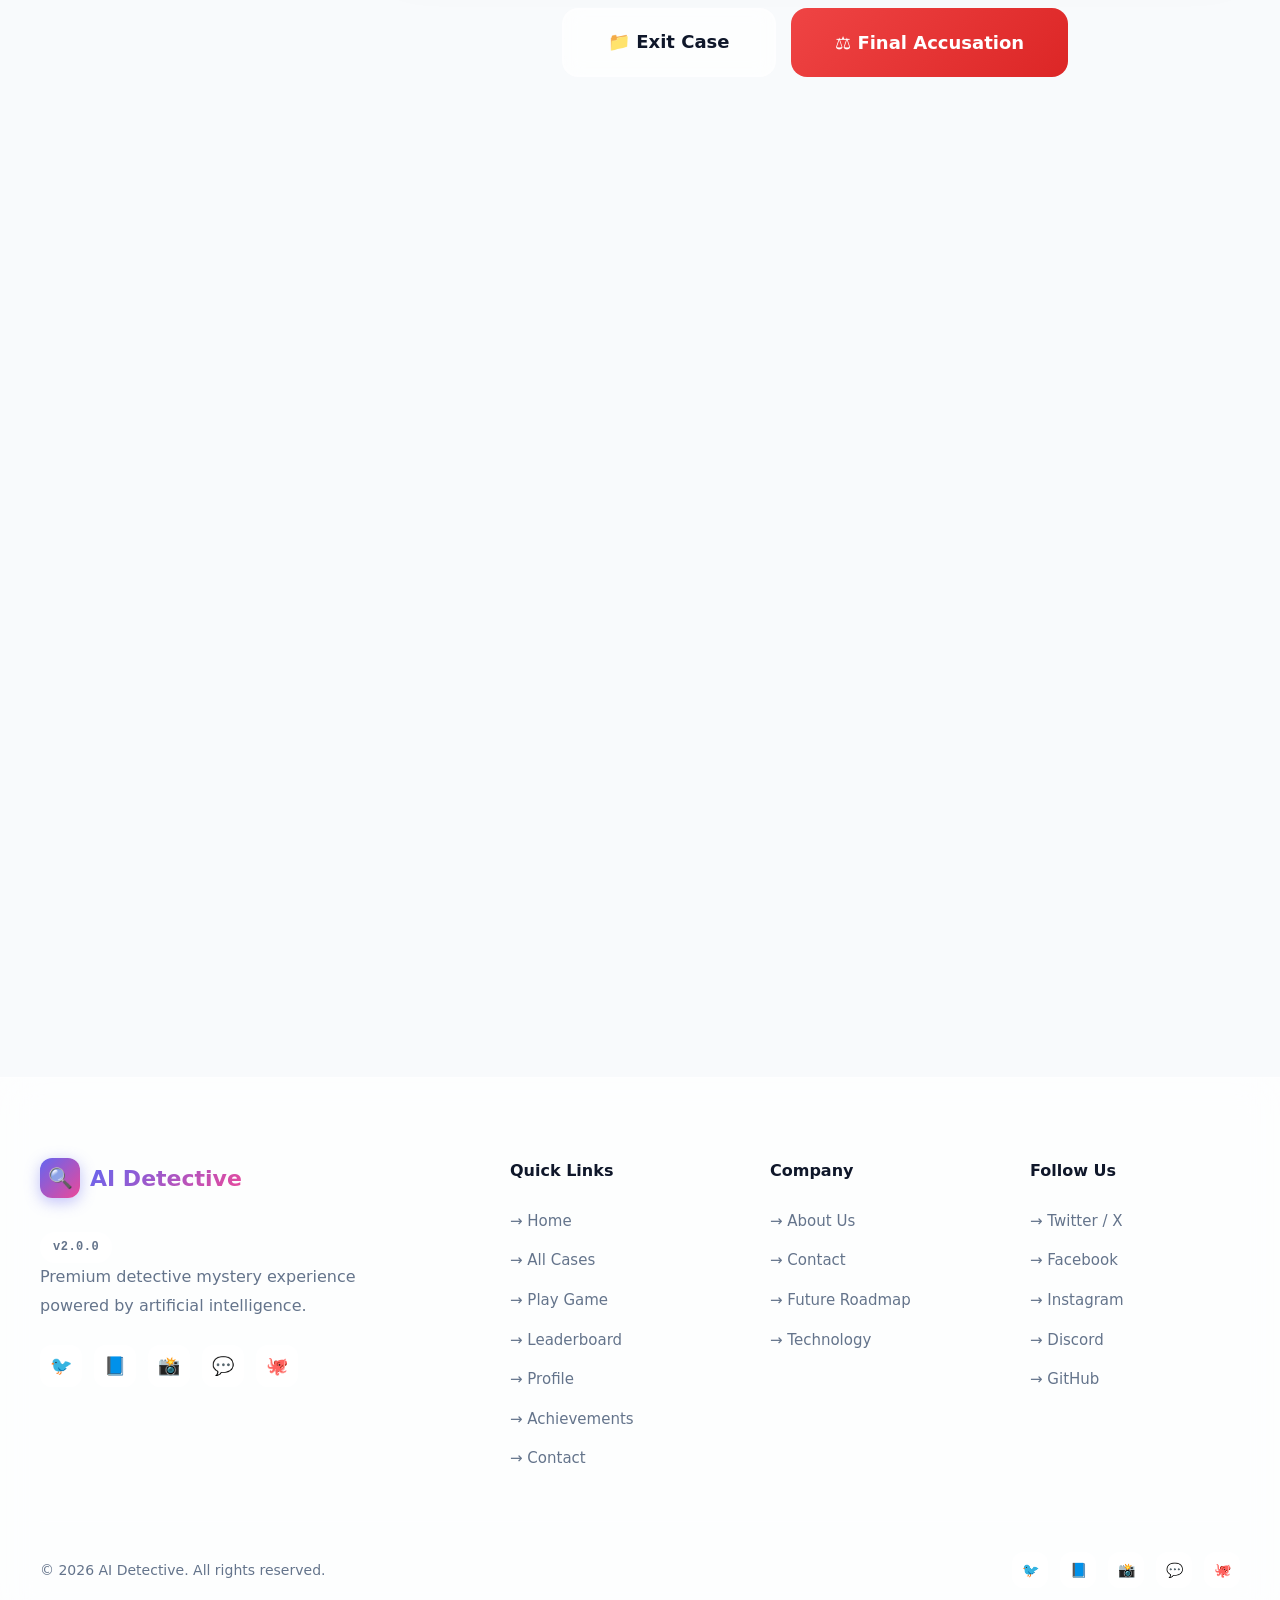
<file: game.html>
<!DOCTYPE html>
<html lang="en" data-theme="dark">
<head>
  <meta charset="UTF-8">
  <meta name="viewport" content="width=device-width, initial-scale=1.0">
  <meta name="description" content="Solve an interactive detective mystery. Collect evidence, question suspects, and find the culprit.">
  <title>Game - AI Detective</title>
  <link rel="stylesheet" href="css/style.css">
</head>
<body class="no-scroll">

  <!-- Fingerprint Loading Screen -->
  <div class="fp-loader">
    <div class="fp-wrap">
      <div class="fp-icon">🔍<div class="fp-scan"></div></div>
      <div class="fp-text">Scanning credentials...</div>
      <div class="fp-bar"><div class="fp-bar-fill"></div></div>
      <div class="fp-percent">0%</div>
    </div>
  </div>
  <!-- Legacy fallback loader -->
  <div class="loader">
    <div class="loader-spinner"></div>
    <div class="loader-text">Preparing Investigation...</div>
  </div>

  <!-- Particle Background -->
  <div class="particles"></div>

  <!-- Custom Cursor -->
  <div class="cursor"></div>
  <div class="cursor-follower"></div>

  <!-- Navbar -->
  <nav class="navbar">
    <div class="nav-container">
      <a href="index.html" class="nav-logo">
        <span class="nav-logo-icon">🔍</span>
        <span class="nav-logo-text">AI Detective</span>
      </a>
      <ul class="nav-links">
        <li><a href="index.html">Home</a></li>
        <li><a href="cases.html">Cases</a></li>
        <li><a href="game.html">Game</a></li>
        <li><a href="leaderboard.html">Leaderboard</a></li>
        <li><a href="index.html#profile">Profile</a></li>
        <li><a href="achievements.html">Achievements</a></li>
        <li><a href="about.html">About</a></li>
        <li><a href="contact.html">Contact</a></li>
      </ul>
      <div class="nav-actions">
        <button class="settings-toggle" data-settings-toggle aria-label="Settings">⚙️</button>
        <button class="theme-toggle" data-theme-toggle aria-label="Toggle theme">
          <span data-theme-icon>☀️</span>
        </button>
        <a href="cases.html" class="nav-cta">📁 All Cases</a>
        <button class="nav-toggle" aria-label="Menu">
          <span></span>
          <span></span>
          <span></span>
        </button>
      </div>
    </div>
  </nav>

  <!-- Mobile Menu -->
  <div class="mobile-overlay"></div>
  <div class="mobile-menu">
    <ul>
      <li><a href="index.html">🏠 Home</a></li>
      <li><a href="cases.html">📁 Cases</a></li>
      <li><a href="game.html">🎮 Game</a></li>
      <li><a href="leaderboard.html">🏆 Leaderboard</a></li>
      <li><a href="index.html#profile">🕵️ Profile</a></li>
      <li><a href="achievements.html">🏅 Achievements</a></li>
      <li><a href="about.html">ℹ️ About</a></li>
      <li><a href="contact.html">✉️ Contact</a></li>
      <li><a href="#" data-settings-toggle>⚙️ Settings</a></li>
    </ul>
  </div>

  <!-- Main -->
  <main class="game-container">
    <div class="container">

      <!-- Case Title Bar -->
      <div class="text-center mb-8 reveal">
        <span class="section-tag">ACTIVE INVESTIGATION</span>
        <h1 class="section-title" style="margin-top:16px; margin-bottom:10px;">Case: <span data-game-title>Loading...</span></h1>
        <p class="section-subtitle" style="margin-bottom:40px;">Analyze evidence, interview suspects, and identify the culprit. Good luck, detective.</p>
      </div>

      <div class="game-layout">

        <!-- Sidebar -->
        <aside class="game-sidebar">
          <!-- Detective Profile Widget -->
          <div class="game-profile-section glass" style="padding:20px; margin-bottom:20px;">
            <div class="notebook-title" style="margin-bottom:12px;">🕵️ Detective Profile</div>
            <div data-profile-card></div>
          </div>

          <!-- Progress -->
          <div class="game-progress-section glass">
            <div class="game-progress-label">
              <span>📊 Investigation Progress</span>
              <span data-progress-label>0%</span>
            </div>
            <div class="progress-bar">
              <div class="progress-fill" data-progress-fill style="width: 0%;"></div>
            </div>
          </div>

          <!-- Timer -->
          <div class="game-timer-section glass">
            <div class="timer-display">
              <div class="timer-value" data-timer-display>00:00</div>
              <div class="timer-label">⏱️ Time Elapsed</div>
            </div>
            <div class="timer-controls">
              <button class="timer-btn" data-timer-start title="Start">▶</button>
              <button class="timer-btn" data-timer-pause title="Pause">⏸</button>
              <button class="timer-btn" data-timer-reset title="Reset">↺</button>
            </div>
          </div>

          <!-- Notebook -->
          <div class="game-notebook-section glass">
            <div class="notebook-title">📓 Detective Notebook</div>
            <ul class="notebook-list" data-notebook-list>
              <li style="text-align:center; color: var(--text-secondary);">📒 No notes yet</li>
            </ul>
          </div>

          <!-- Quick Tips -->
          <div class="glass" style="padding:20px;">
            <div class="notebook-title">💡 Pro Tips</div>
            <ul style="list-style: none; display:flex; flex-direction:column; gap:10px;">
              <li style="font-size:13px; color: var(--text-secondary); line-height:1.6;">✅ Click evidence to analyze it</li>
              <li style="font-size:13px; color: var(--text-secondary); line-height:1.6;">❓ Question every suspect</li>
              <li style="font-size:13px; color: var(--text-secondary); line-height:1.6;">🔍 Look for contradictions</li>
              <li style="font-size:13px; color: var(--text-secondary); line-height:1.6;">⚖️ Accuse only when confident</li>
            </ul>
          </div>
        </aside>

        <!-- Main Game Area -->
        <div class="game-main">

          <!-- Story Section -->
          <section class="story-section glass reveal">
            <div class="section-heading">
              <div class="section-heading-icon">📖</div>
              <h2>Case Briefing</h2>
            </div>
            <div class="story-text" data-game-story>
              <p>Loading case details...</p>
            </div>
          </section>

          <!-- Evidence Section -->
          <section class="evidence-section glass reveal">
            <div class="section-heading">
              <div class="section-heading-icon">🔍</div>
              <h2>Evidence Panel</h2>
            </div>
            <div class="evidence-grid" data-evidence-grid>
              <!-- Evidence rendered by JS -->
            </div>
          </section>

          <!-- Suspects Section -->
          <section class="suspects-section glass reveal">
            <div class="section-heading">
              <div class="section-heading-icon">👥</div>
              <h2>Persons of Interest</h2>
            </div>
            <div class="suspects-grid" data-suspects-grid>
              <!-- Suspects rendered by JS -->
            </div>
          </section>

          <!-- Clues Section -->
          <section class="clues-section glass reveal">
            <div class="section-heading">
              <div class="section-heading-icon">🧩</div>
              <h2>Collected Clues</h2>
            </div>
            <div class="clues-grid" data-clues-grid>
              <div class="clue-item empty glass">🔍 No clues collected yet. Question suspects and analyze evidence.</div>
            </div>
          </section>

          <!-- Evidence Timeline Section -->
          <section class="timeline-section glass reveal" style="padding:24px; margin-top:24px;">
            <div class="section-heading">
              <div class="section-heading-icon">📜</div>
              <h2>Evidence Timeline</h2>
            </div>
            <div data-timeline></div>
          </section>

          <!-- Action Bar -->
          <div class="game-actions">
            <a href="cases.html" class="btn btn-secondary btn-lg">📁 Exit Case</a>
            <button class="btn btn-danger btn-lg accuse-btn" data-accuse-btn>
              ⚖️ Final Accusation
            </button>
          </div>

        </div>
      </div>
    </div>
  </main>

  <!-- Settings Panel Overlay & Panel -->
  <div data-settings-overlay class="settings-overlay"></div>
  <aside class="settings-panel glass glass-glow" data-settings-panel>
    <div class="settings-header">
      <h3 class="settings-title">⚙️ Settings</h3>
      <button data-settings-close aria-label="close" style="background:transparent;border:none;color:inherit;font-size:22px;cursor:pointer;">✕</button>
    </div>
    <div class="settings-body">
      <div class="settings-row">
        <div class="settings-info">
          <span class="settings-icon">🔊</span>
          <span>
            <div class="settings-label">Enable Sound</div>
            <small class="settings-hint">Plays subtle beeps on clicks &amp; events</small>
          </span>
        </div>
        <label class="switch">
          <input type="checkbox" data-pref="sound">
          <span class="slider"></span>
        </label>
      </div>
      <div class="settings-row">
        <div class="settings-info">
          <span class="settings-icon">✨</span>
          <span>
            <div class="settings-label">Enable Animations</div>
            <small class="settings-hint">Fades, reveals &amp; hover effects</small>
          </span>
        </div>
        <label class="switch">
          <input type="checkbox" data-pref="animations" checked>
          <span class="slider"></span>
        </label>
      </div>
      <div class="settings-row">
        <div class="settings-info">
          <span class="settings-icon">🎨</span>
          <span>
            <div class="settings-label">Dark Theme</div>
            <small class="settings-hint">Switch between dark &amp; light mode</small>
          </span>
        </div>
        <label class="switch">
          <input type="checkbox" data-pref="theme" checked>
          <span class="slider"></span>
        </label>
      </div>
    </div>
    <div class="settings-footer">
      <small>Build <span data-app-version>v2.0.0</span></small>
    </div>
  </aside>

  <!-- Footer -->
  <footer class="footer">
    <div class="container">
      <div class="footer-grid">
        <div class="footer-brand">
          <div class="footer-logo">
            <span class="footer-logo-icon">🔍</span>
            <span class="footer-logo-text">AI Detective</span>
          </div>
          <span class="footer-brand-version mono" data-app-version>v2.0.0</span>
          <p class="footer-desc">Premium detective mystery experience powered by artificial intelligence.</p>
          <div class="footer-socials">
            <a href="#" class="social-link" data-hover>🐦</a>
            <a href="#" class="social-link" data-hover>📘</a>
            <a href="#" class="social-link" data-hover>📸</a>
            <a href="#" class="social-link" data-hover>💬</a>
            <a href="#" class="social-link" data-hover>🐙</a>
          </div>
        </div>
        <div class="footer-col">
          <h4>Quick Links</h4>
          <ul>
            <li><a href="index.html">→ Home</a></li>
            <li><a href="cases.html">→ All Cases</a></li>
            <li><a href="game.html">→ Play Game</a></li>
            <li><a href="leaderboard.html">→ Leaderboard</a></li>
            <li><a href="index.html#profile">→ Profile</a></li>
            <li><a href="achievements.html">→ Achievements</a></li>
            <li><a href="contact.html">→ Contact</a></li>
          </ul>
        </div>
        <div class="footer-col">
          <h4>Company</h4>
          <ul>
            <li><a href="about.html">→ About Us</a></li>
            <li><a href="contact.html">→ Contact</a></li>
            <li><a href="about.html#future">→ Future Roadmap</a></li>
            <li><a href="about.html#tech">→ Technology</a></li>
          </ul>
        </div>
        <div class="footer-col">
          <h4>Follow Us</h4>
          <ul>
            <li><a href="#">→ Twitter / X</a></li>
            <li><a href="#">→ Facebook</a></li>
            <li><a href="#">→ Instagram</a></li>
            <li><a href="#">→ Discord</a></li>
            <li><a href="#">→ GitHub</a></li>
          </ul>
        </div>
      </div>
      <div class="footer-bottom footer-bottom-row">
        <div class="footer-bottom-text">© 2026 AI Detective. All rights reserved.</div>
        <div class="footer-socials bottom">
          <a href="#" class="social-link" data-hover>🐦</a>
          <a href="#" class="social-link" data-hover>📘</a>
          <a href="#" class="social-link" data-hover>📸</a>
          <a href="#" class="social-link" data-hover>💬</a>
          <a href="#" class="social-link" data-hover>🐙</a>
        </div>
      </div>
    </div>
  </footer>

  <!-- Back to Top -->
  <button class="back-to-top" aria-label="Back to top">↑</button>

  <!-- Suspect Response Modal -->
  <div class="modal-overlay" data-modal="response">
    <div class="modal glass response-modal">
      <div class="response-suspect">
        <div class="response-avatar">👤</div>
        <div>
          <div class="response-name">Suspect Name</div>
        </div>
      </div>
      <div class="response-question">Question text here</div>
      <div class="response-answer">Answer text here</div>
      <div class="modal-actions">
        <button class="btn btn-primary" data-modal-close>Continue Investigation</button>
      </div>
    </div>
  </div>

  <!-- Accusation Selection Modal -->
  <div class="modal-overlay keep-open" data-modal="accuse">
    <div class="modal glass accuse-modal">
      <h3 class="accuse-title">⚖️ Name the Culprit</h3>
      <p style="text-align:center; color: var(--text-secondary); margin-bottom:24px;">Choose carefully. A wrong accusation will fail the case.</p>
      <div class="accuse-list">
        <!-- Suspect options rendered by JS -->
      </div>
      <div class="modal-actions">
        <button class="btn btn-secondary" data-modal-close>Cancel</button>
        <button class="btn btn-danger" data-confirm-accuse>Confirm Accusation</button>
      </div>
    </div>
  </div>

  <!-- Correct Answer Modal -->
  <div class="modal-overlay" data-modal="correct">
    <div class="modal glass">
      <div class="modal-icon success">🎉</div>
      <h3 class="modal-title success">Case Closed!</h3>
      <p class="modal-message">You cracked the case!</p>
      <div class="modal-stats">
        <div>
          <div class="modal-stat-num" data-counter="1000" data-suffix="">0</div>
          <div class="modal-stat-label">SCORE</div>
        </div>
        <div>
          <div class="modal-stat-num">0%</div>
          <div class="modal-stat-label">PROGRESS</div>
        </div>
        <div>
          <div class="modal-stat-num">00:00</div>
          <div class="modal-stat-label">TIME</div>
        </div>
      </div>
      <div class="modal-actions">
        <a href="cases.html" class="btn btn-secondary">📁 Next Case</a>
        <a href="leaderboard.html" class="btn btn-primary">🏆 Leaderboard</a>
      </div>
    </div>
  </div>

  <!-- Wrong Answer Modal -->
  <div class="modal-overlay" data-modal="wrong">
    <div class="modal glass">
      <div class="modal-icon error">❌</div>
      <h3 class="modal-title error">Wrong Accusation</h3>
      <p class="modal-message">You accused the wrong person.</p>
      <div class="modal-actions">
        <button class="btn btn-secondary" data-modal-close>🔍 Review Clues</button>
        <a href="game.html" class="btn btn-primary">🔄 Restart Case</a>
      </div>
    </div>
  </div>

  <div class="modal-overlay" data-modal="name-edit">
    <div class="modal glass">
      <div class="modal-title" style="font-size:22px; font-weight:800; margin-bottom:6px;">✏️ Edit Detective Name</div>
      <div class="modal-message" style="margin-bottom:16px;">Personalize your sleuth identity.</div>
      <div style="display:flex;flex-direction:column;gap:12px;">
        <input class="name-edit-input" data-name-input maxlength="24" placeholder="Enter name">
      </div>
      <div class="modal-actions" style="margin-top:18px;">
        <button class="btn btn-secondary" data-modal-close>Cancel</button>
        <button class="btn btn-primary" data-name-save>Save Name</button>
      </div>
    </div>
  </div>

  <script src="js/script.js"></script>
</body>
</html>
</file>
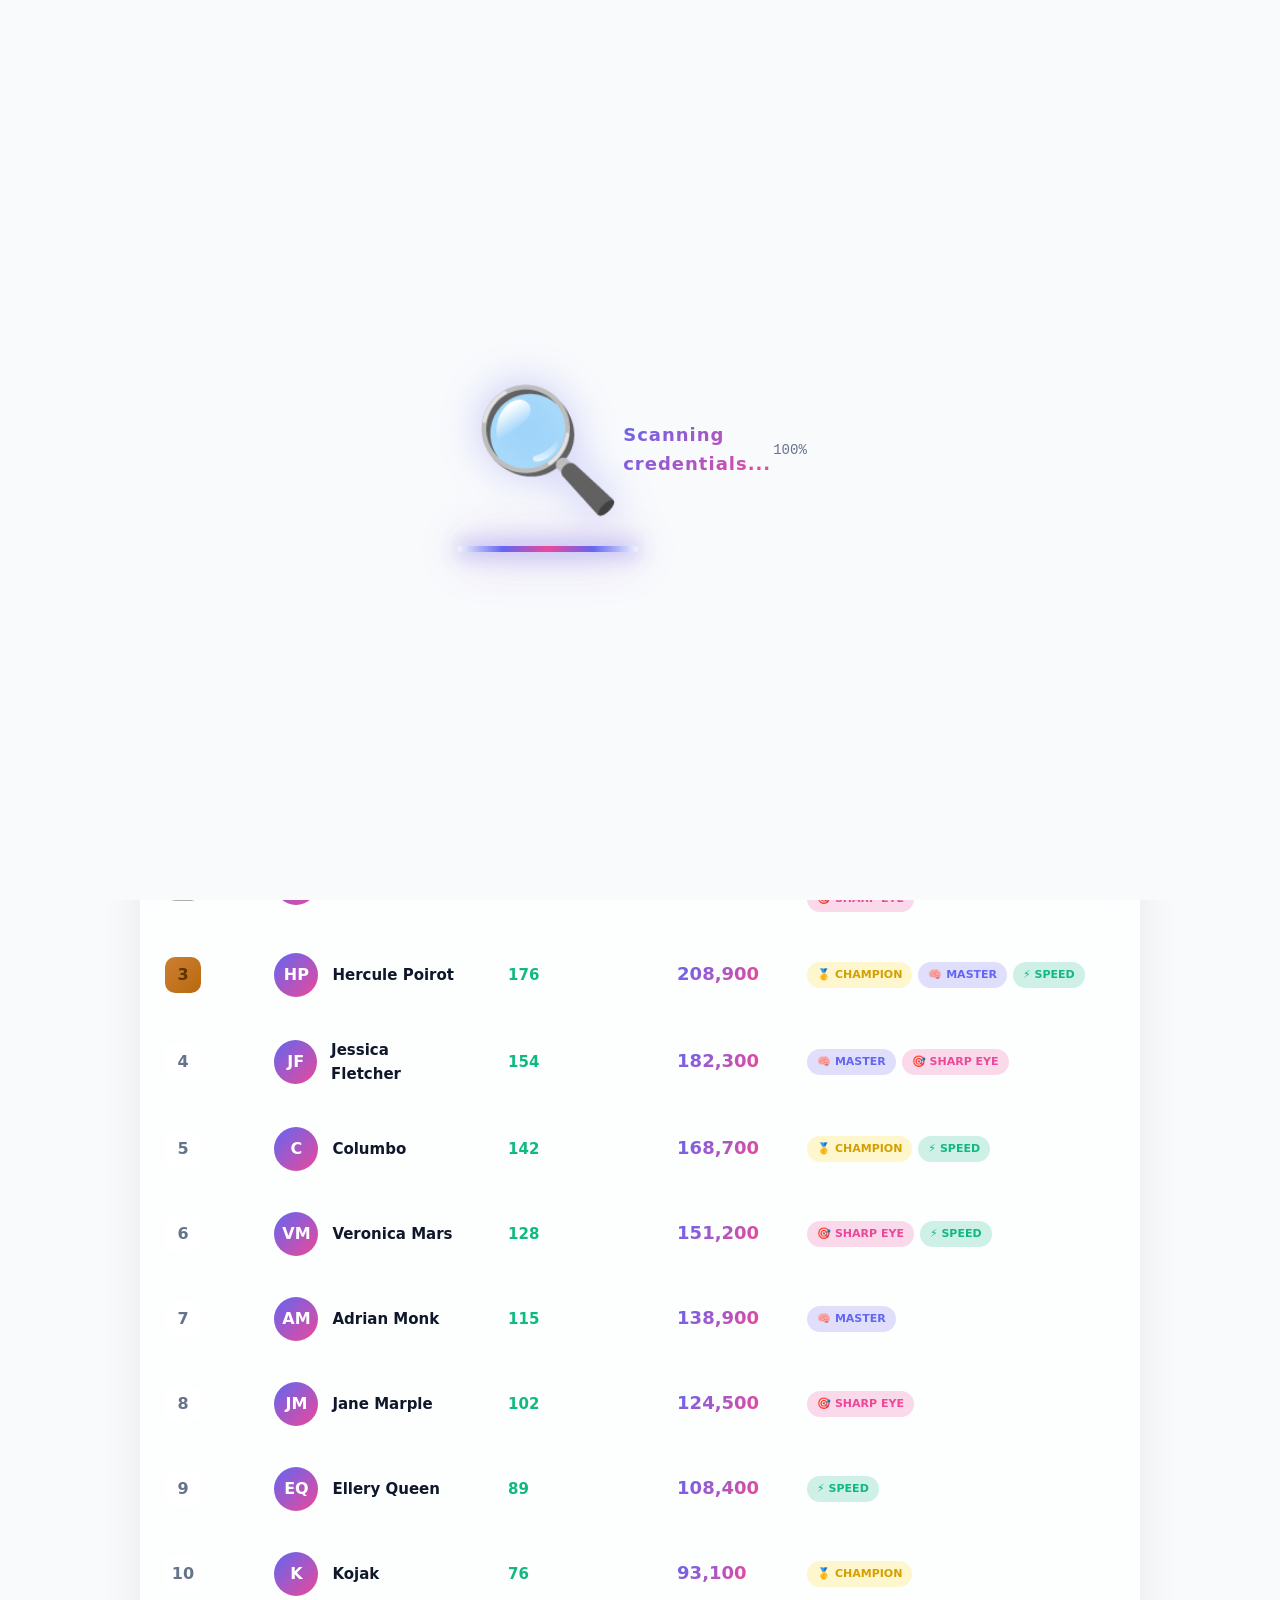
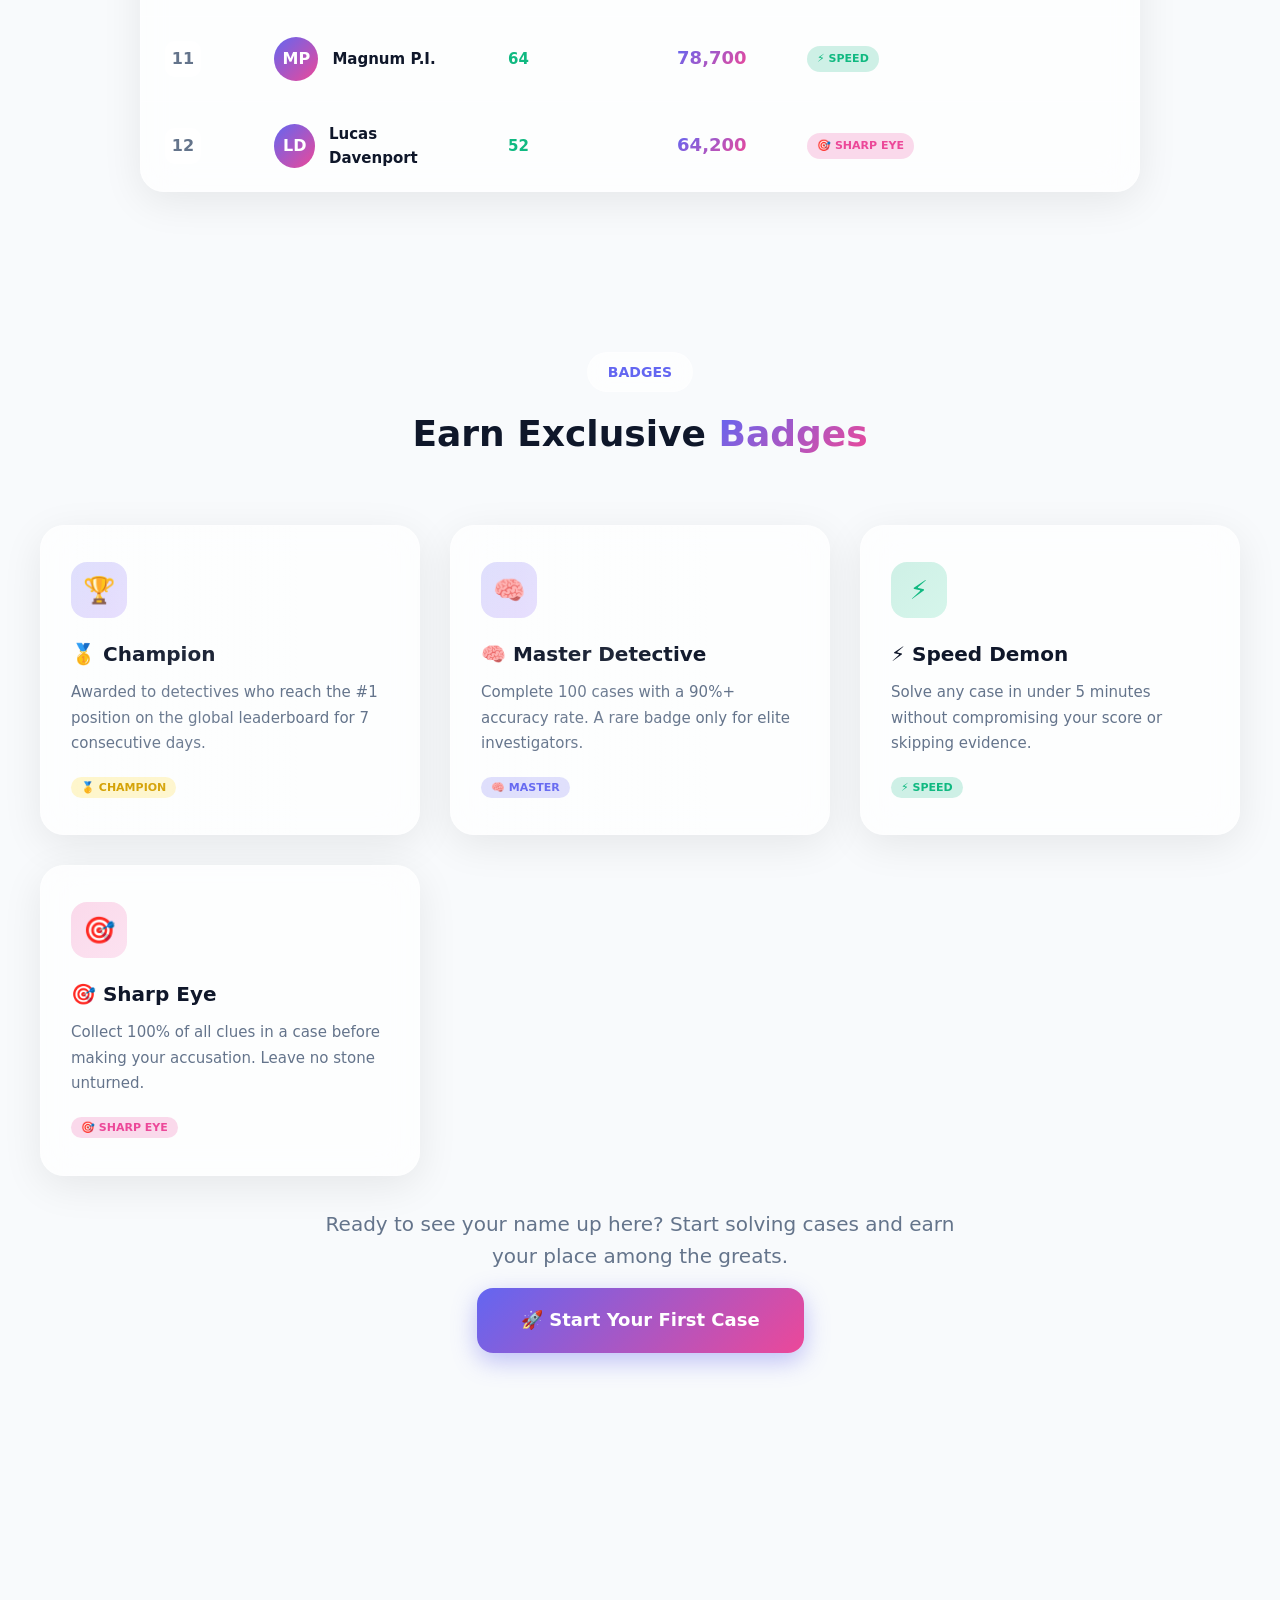
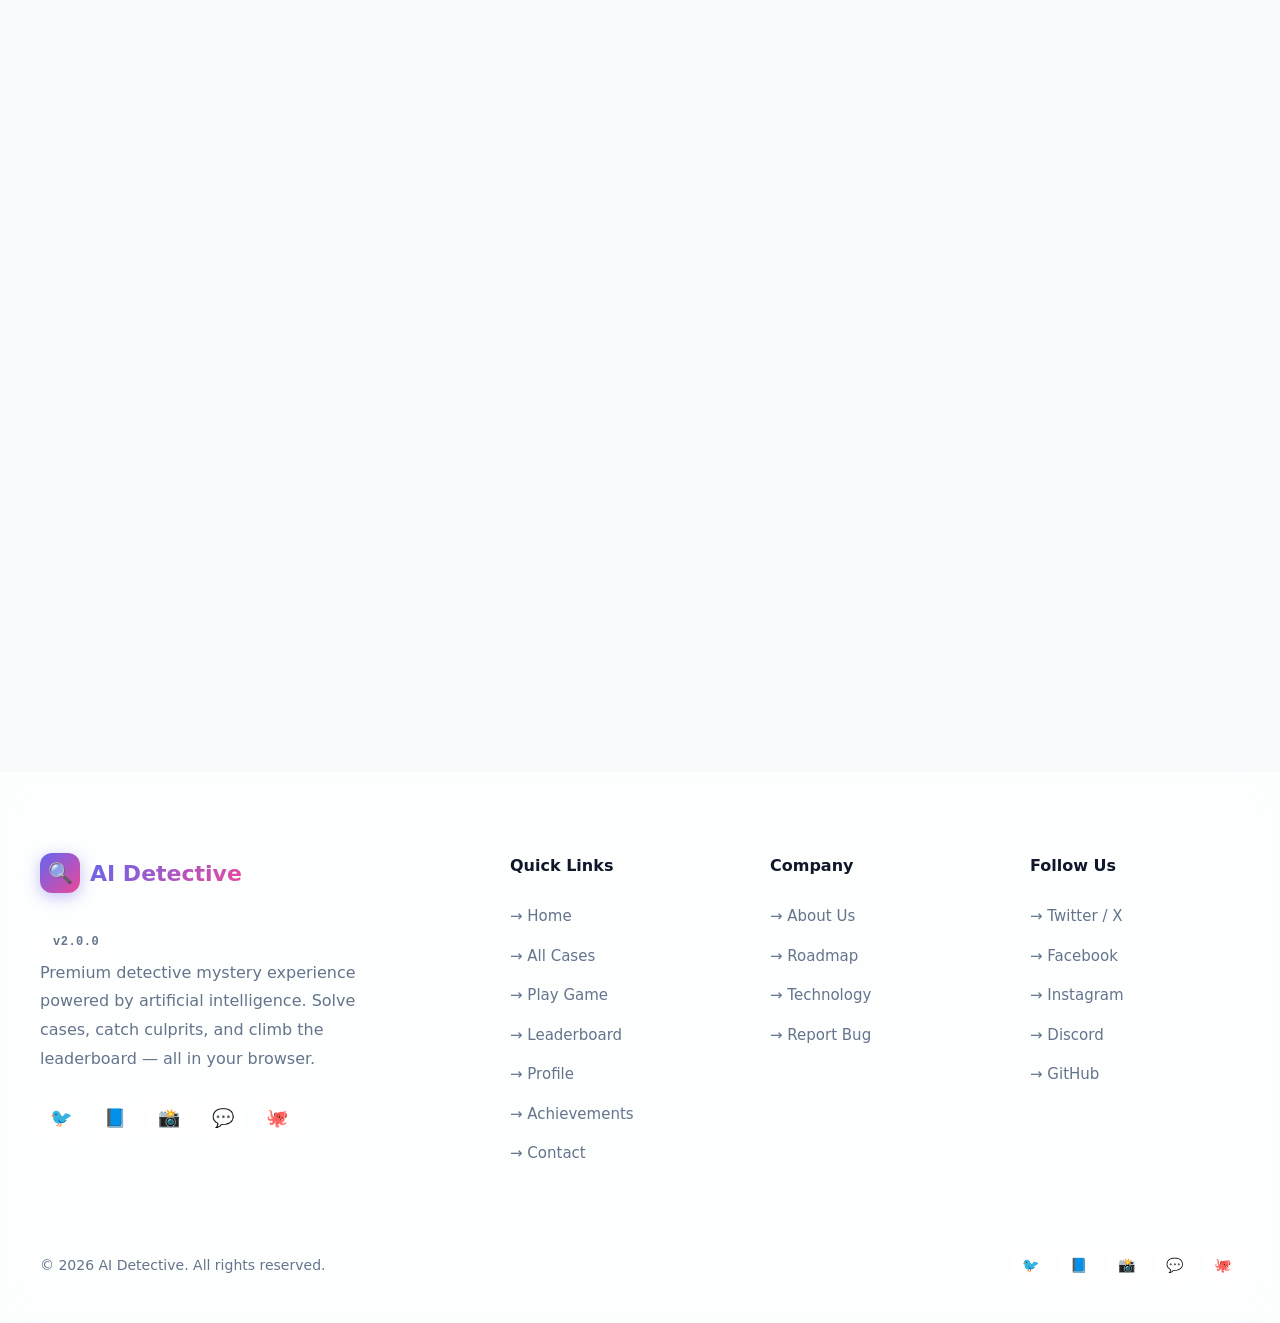
<file: leaderboard.html>
<!DOCTYPE html>
<html lang="en" data-theme="dark">
<head>
  <meta charset="UTF-8">
  <meta name="viewport" content="width=device-width, initial-scale=1.0">
  <meta name="description" content="Global leaderboard for AI Detective. See the top detectives, their scores, and exclusive badges.">
  <title>Leaderboard - AI Detective</title>
  <link rel="stylesheet" href="css/style.css">
</head>
<body class="no-scroll">

  <!-- Fingerprint Loading Screen -->
  <div class="fp-loader">
    <div class="fp-wrap">
      <div class="fp-icon">🔍<div class="fp-scan"></div></div>
      <div class="fp-text">Scanning credentials...</div>
      <div class="fp-bar"><div class="fp-bar-fill"></div></div>
      <div class="fp-percent">0%</div>
    </div>
  </div>
  <!-- Legacy fallback loader -->
  <div class="loader">
    <div class="loader-spinner"></div>
    <div class="loader-text">Loading Leaderboard...</div>
  </div>

  <!-- Particle Background -->
  <div class="particles"></div>

  <!-- Custom Cursor -->
  <div class="cursor"></div>
  <div class="cursor-follower"></div>

  <!-- Navbar -->
  <nav class="navbar">
    <div class="nav-container">
      <a href="index.html" class="nav-logo">
        <span class="nav-logo-icon">🔍</span>
        <span class="nav-logo-text">AI Detective</span>
      </a>
      <ul class="nav-links">
        <li><a href="index.html">Home</a></li>
        <li><a href="cases.html">Cases</a></li>
        <li><a href="game.html">Game</a></li>
        <li><a href="leaderboard.html" class="active">Leaderboard</a></li>
        <li><a href="index.html#profile">Profile</a></li>
        <li><a href="achievements.html">Achievements</a></li>
        <li><a href="about.html">About</a></li>
        <li><a href="contact.html">Contact</a></li>
      </ul>
      <div class="nav-actions">
        <button class="settings-toggle" data-settings-toggle aria-label="Settings">⚙️</button>
        <button class="theme-toggle" data-theme-toggle aria-label="Toggle theme">
          <span data-theme-icon>☀️</span>
        </button>
        <a href="cases.html" class="nav-cta">🎮 Play Now</a>
        <button class="nav-toggle" aria-label="Menu">
          <span></span>
          <span></span>
          <span></span>
        </button>
      </div>
    </div>
  </nav>

  <!-- Mobile Menu -->
  <div class="mobile-overlay"></div>
  <div class="mobile-menu">
    <ul>
      <li><a href="index.html">🏠 Home</a></li>
      <li><a href="cases.html">📁 Cases</a></li>
      <li><a href="game.html">🎮 Game</a></li>
      <li><a href="leaderboard.html">🏆 Leaderboard</a></li>
      <li><a href="index.html#profile">🕵️ Profile</a></li>
      <li><a href="achievements.html">🏅 Achievements</a></li>
      <li><a href="about.html">ℹ️ About</a></li>
      <li><a href="contact.html">✉️ Contact</a></li>
      <li><a href="#" data-settings-toggle>⚙️ Settings</a></li>
    </ul>
  </div>

  <!-- Main -->
  <main>

    <!-- Page Header -->
    <section class="page-header">
      <div class="container">
        <div class="breadcrumb reveal">
          <a href="index.html">Home</a>
          <span class="breadcrumb-sep">/</span>
          <span>Leaderboard</span>
        </div>
        <h1 class="page-title reveal">🏆 Global <span>Leaderboard</span></h1>
        <p class="page-subtitle reveal">Meet the world's best detectives. Solve cases, earn badges, and climb the ranks yourself.</p>
      </div>
    </section>

    <!-- Stats Summary -->
    <section class="section" style="padding-top: 0; padding-bottom: 60px;">
      <div class="container">
        <div class="hero-stats reveal" style="max-width: 800px; margin: 0 auto; display: grid; grid-template-columns: repeat(4, 1fr); gap: 24px;">
          <div class="hero-stat text-center">
            <div class="hero-stat-number" data-counter="12" data-suffix="">0</div>
            <div class="hero-stat-label">Top Detectives</div>
          </div>
          <div class="hero-stat text-center">
            <div class="hero-stat-number" data-counter="1643" data-suffix="">0</div>
            <div class="hero-stat-label">Total Cases Solved</div>
          </div>
          <div class="hero-stat text-center">
            <div class="hero-stat-number" data-counter="1845200" data-suffix="">0</div>
            <div class="hero-stat-label">Total Points</div>
          </div>
          <div class="hero-stat text-center">
            <div class="hero-stat-number" data-counter="50000" data-suffix="+">0</div>
            <div class="hero-stat-label">Active Players</div>
          </div>
        </div>
      </div>
    </section>

    <!-- Leaderboard Table -->
    <section class="section" style="padding-top: 0;">
      <div class="container">
        <div class="leaderboard-wrapper reveal">
          <div class="leaderboard-table-wrap glass">
            <table class="leaderboard-table">
              <thead>
                <tr>
                  <th>🏅 Rank</th>
                  <th>👤 Player</th>
                  <th>📁 Cases Solved</th>
                  <th>⭐ Score</th>
                  <th>🎖️ Badges</th>
                </tr>
              </thead>
              <tbody data-leaderboard-body>
                <!-- Populated by JS -->
              </tbody>
            </table>
          </div>
        </div>

        <!-- Badge Legend -->
        <div class="section-header" style="margin-top: 80px;">
          <span class="section-tag">BADGES</span>
          <h2 class="section-title" style="font-size: clamp(24px, 4vw, 36px);">Earn Exclusive <span>Badges</span></h2>
        </div>
        <div class="features-grid reveal">
          <div class="feature-card glass">
            <div class="feature-icon purple">🏆</div>
            <h3 class="feature-title">🥇 Champion</h3>
            <p class="feature-desc">Awarded to detectives who reach the #1 position on the global leaderboard for 7 consecutive days.</p>
            <div class="mt-4"><span class="badge badge-gold">🥇 Champion</span></div>
          </div>
          <div class="feature-card glass">
            <div class="feature-icon purple">🧠</div>
            <h3 class="feature-title">🧠 Master Detective</h3>
            <p class="feature-desc">Complete 100 cases with a 90%+ accuracy rate. A rare badge only for elite investigators.</p>
            <div class="mt-4"><span class="badge badge-master">🧠 Master</span></div>
          </div>
          <div class="feature-card glass">
            <div class="feature-icon green">⚡</div>
            <h3 class="feature-title">⚡ Speed Demon</h3>
            <p class="feature-desc">Solve any case in under 5 minutes without compromising your score or skipping evidence.</p>
            <div class="mt-4"><span class="badge badge-speed">⚡ Speed</span></div>
          </div>
          <div class="feature-card glass">
            <div class="feature-icon pink">🎯</div>
            <h3 class="feature-title">🎯 Sharp Eye</h3>
            <p class="feature-desc">Collect 100% of all clues in a case before making your accusation. Leave no stone unturned.</p>
            <div class="mt-4"><span class="badge badge-sharp">🎯 Sharp Eye</span></div>
          </div>
        </div>

        <!-- CTA -->
        <div class="text-center mt-8 reveal">
          <p class="section-subtitle mb-4">Ready to see your name up here? Start solving cases and earn your place among the greats.</p>
          <a href="cases.html" class="btn btn-primary btn-lg">🚀 Start Your First Case</a>
        </div>
      </div>
    </section>

  </main>

  <!-- Settings Panel Overlay & Panel -->
  <div data-settings-overlay class="settings-overlay"></div>
  <aside class="settings-panel glass glass-glow" data-settings-panel>
    <div class="settings-header">
      <h3 class="settings-title">⚙️ Settings</h3>
      <button data-settings-close aria-label="close" style="background:transparent;border:none;color:inherit;font-size:22px;cursor:pointer;">✕</button>
    </div>
    <div class="settings-body">
      <div class="settings-row">
        <div class="settings-info">
          <span class="settings-icon">🔊</span>
          <span>
            <div class="settings-label">Enable Sound</div>
            <small class="settings-hint">Plays subtle beeps on clicks &amp; events</small>
          </span>
        </div>
        <label class="switch"><input type="checkbox" data-pref="sound"><span class="slider"></span></label>
      </div>
      <div class="settings-row">
        <div class="settings-info">
          <span class="settings-icon">✨</span>
          <span>
            <div class="settings-label">Enable Animations</div>
            <small class="settings-hint">Fades, reveals &amp; hover effects</small>
          </span>
        </div>
        <label class="switch"><input type="checkbox" data-pref="animations" checked><span class="slider"></span></label>
      </div>
      <div class="settings-row">
        <div class="settings-info">
          <span class="settings-icon">🎨</span>
          <span>
            <div class="settings-label">Dark Theme</div>
            <small class="settings-hint">Switch between dark &amp; light mode</small>
          </span>
        </div>
        <label class="switch"><input type="checkbox" data-pref="theme" checked><span class="slider"></span></label>
      </div>
    </div>
    <div class="settings-footer">
      <small>Build <span data-app-version>v2.0.0</span></small>
    </div>
  </aside>

  <!-- Footer -->
  <footer class="footer">
    <div class="container">
      <div class="footer-grid">
        <div class="footer-brand">
          <div class="footer-logo">
            <span class="footer-logo-icon">🔍</span>
            <span class="footer-logo-text">AI Detective</span>
          </div>
          <span class="footer-brand-version mono" data-app-version>v2.0.0</span>
          <p class="footer-desc">Premium detective mystery experience powered by artificial intelligence. Solve cases, catch culprits, and climb the leaderboard — all in your browser.</p>
          <div class="footer-socials">
            <a href="#" class="social-link" data-hover>🐦</a>
            <a href="#" class="social-link" data-hover>📘</a>
            <a href="#" class="social-link" data-hover>📸</a>
            <a href="#" class="social-link" data-hover>💬</a>
            <a href="#" class="social-link" data-hover>🐙</a>
          </div>
        </div>
        <div class="footer-col">
          <h4>Quick Links</h4>
          <ul>
            <li><a href="index.html">→ Home</a></li>
            <li><a href="cases.html">→ All Cases</a></li>
            <li><a href="game.html">→ Play Game</a></li>
            <li><a href="leaderboard.html">→ Leaderboard</a></li>
            <li><a href="index.html#profile">→ Profile</a></li>
            <li><a href="achievements.html">→ Achievements</a></li>
            <li><a href="contact.html">→ Contact</a></li>
          </ul>
        </div>
        <div class="footer-col">
          <h4>Company</h4>
          <ul>
            <li><a href="about.html">→ About Us</a></li>
            <li><a href="about.html#future">→ Roadmap</a></li>
            <li><a href="about.html#tech">→ Technology</a></li>
            <li><a href="contact.html">→ Report Bug</a></li>
          </ul>
        </div>
        <div class="footer-col">
          <h4>Follow Us</h4>
          <ul>
            <li><a href="#">→ Twitter / X</a></li>
            <li><a href="#">→ Facebook</a></li>
            <li><a href="#">→ Instagram</a></li>
            <li><a href="#">→ Discord</a></li>
            <li><a href="#">→ GitHub</a></li>
          </ul>
        </div>
      </div>
      <div class="footer-bottom footer-bottom-row">
        <div class="footer-bottom-text">© 2026 AI Detective. All rights reserved.</div>
        <div class="footer-socials bottom">
          <a href="#" class="social-link" data-hover>🐦</a>
          <a href="#" class="social-link" data-hover>📘</a>
          <a href="#" class="social-link" data-hover>📸</a>
          <a href="#" class="social-link" data-hover>💬</a>
          <a href="#" class="social-link" data-hover>🐙</a>
        </div>
      </div>
    </div>
  </footer>

  <!-- Back to Top -->
  <button class="back-to-top" aria-label="Back to top">↑</button>

  <!-- Response Modal -->
  <div class="modal-overlay" data-modal="response">
    <div class="modal glass response-modal">
      <div class="response-suspect">
        <div class="response-avatar">👤</div>
        <div>
          <div class="response-name">Suspect Name</div>
        </div>
      </div>
      <div class="response-question">Question text here</div>
      <div class="response-answer">Answer text here</div>
      <div class="modal-actions">
        <button class="btn btn-primary" data-modal-close>Continue Investigation</button>
      </div>
    </div>
  </div>

  <div class="modal-overlay" data-modal="name-edit">
    <div class="modal glass">
      <div class="modal-title" style="font-size:22px; font-weight:800; margin-bottom:6px;">✏️ Edit Detective Name</div>
      <div class="modal-message" style="margin-bottom:16px;">Personalize your sleuth identity.</div>
      <div style="display:flex;flex-direction:column;gap:12px;"><input class="name-edit-input" data-name-input maxlength="24" placeholder="Enter name"></div>
      <div class="modal-actions" style="margin-top:18px;">
        <button class="btn btn-secondary" data-modal-close>Cancel</button>
        <button class="btn btn-primary" data-name-save>Save Name</button>
      </div>
    </div>
  </div>

  <script src="js/script.js"></script>
</body>
</html>
</file>
<file: css/style.css>
/* ============================================
   AI DETECTIVE - Main Stylesheet
   Glassmorphism UI with Modern Gradients
   ============================================ */

/* ---------- CSS Variables ---------- */
:root {
  --primary: #6366f1;
  --primary-dark: #4f46e5;
  --secondary: #ec4899;
  --accent: #06b6d4;
  --success: #10b981;
  --warning: #f59e0b;
  --danger: #ef4444;
  
  --bg-light: #f8fafc;
  --bg-secondary-light: #ffffff;
  --text-light: #0f172a;
  --text-secondary-light: #64748b;
  --border-light: rgba(15, 23, 42, 0.1);
  --shadow-light: 0 10px 40px rgba(0, 0, 0, 0.08);
  --glass-bg-light: rgba(255, 255, 255, 0.7);
  --glass-border-light: rgba(255, 255, 255, 0.3);
  
  --bg-dark: #0b1120;
  --bg-secondary-dark: #1e293b;
  --text-dark: #f1f5f9;
  --text-secondary-dark: #94a3b8;
  --border-dark: rgba(241, 245, 249, 0.1);
  --shadow-dark: 0 10px 40px rgba(0, 0, 0, 0.4);
  --glass-bg-dark: rgba(30, 41, 59, 0.7);
  --glass-border-dark: rgba(255, 255, 255, 0.08);
  
  --gradient-primary: linear-gradient(135deg, #6366f1 0%, #ec4899 100%);
  --gradient-secondary: linear-gradient(135deg, #06b6d4 0%, #6366f1 100%);
  --gradient-accent: linear-gradient(135deg, #ec4899 0%, #f59e0b 100%);
  --gradient-dark: linear-gradient(135deg, #1e293b 0%, #0f172a 100%);
  
  --radius-sm: 8px;
  --radius-md: 16px;
  --radius-lg: 24px;
  --radius-xl: 32px;
  
  --transition-fast: 0.2s cubic-bezier(0.4, 0, 0.2, 1);
  --transition-normal: 0.3s cubic-bezier(0.4, 0, 0.2, 1);
  --transition-slow: 0.5s cubic-bezier(0.4, 0, 0.2, 1);
  
  --font-primary: 'Segoe UI', system-ui, -apple-system, sans-serif;
  --font-mono: 'Consolas', 'Monaco', monospace;
}

[data-theme="light"] {
  --bg: var(--bg-light);
  --bg-secondary: var(--bg-secondary-light);
  --text: var(--text-light);
  --text-secondary: var(--text-secondary-light);
  --border: var(--border-light);
  --shadow: var(--shadow-light);
  --glass-bg: var(--glass-bg-light);
  --glass-border: var(--glass-border-light);
}

[data-theme="dark"] {
  --bg: var(--bg-dark);
  --bg-secondary: var(--bg-secondary-dark);
  --text: var(--text-dark);
  --text-secondary: var(--text-secondary-dark);
  --border: var(--border-dark);
  --shadow: var(--shadow-dark);
  --glass-bg: var(--glass-bg-dark);
  --glass-border: var(--glass-border-dark);
}

/* ---------- Reset & Base ---------- */
* {
  margin: 0;
  padding: 0;
  box-sizing: border-box;
}

html {
  scroll-behavior: smooth;
  scroll-padding-top: 80px;
}

body {
  font-family: var(--font-primary);
  background: var(--bg);
  color: var(--text);
  line-height: 1.6;
  overflow-x: hidden;
  transition: background var(--transition-normal), color var(--transition-normal);
}

body.no-scroll {
  overflow: hidden;
}

img {
  max-width: 100%;
  height: auto;
  display: block;
}

a {
  color: inherit;
  text-decoration: none;
  transition: color var(--transition-fast);
}

button {
  font-family: inherit;
  cursor: pointer;
  border: none;
  background: none;
  color: inherit;
}

input, textarea, select {
  font-family: inherit;
  font-size: inherit;
  color: inherit;
}

/* ---------- Custom Cursor ---------- */
.cursor {
  width: 20px;
  height: 20px;
  border: 2px solid var(--primary);
  border-radius: 50%;
  position: fixed;
  pointer-events: none;
  z-index: 99999;
  transition: transform 0.15s ease, border-color 0.3s ease;
  transform: translate(-50%, -50%);
  mix-blend-mode: difference;
}

.cursor-follower {
  width: 40px;
  height: 40px;
  background: var(--gradient-primary);
  border-radius: 50%;
  position: fixed;
  pointer-events: none;
  z-index: 99998;
  opacity: 0.3;
  transition: transform 0.3s ease, opacity 0.3s ease;
  transform: translate(-50%, -50%);
  filter: blur(8px);
}

.cursor.hover {
  transform: translate(-50%, -50%) scale(1.5);
  border-color: var(--secondary);
}

.cursor-follower.hover {
  opacity: 0.5;
  transform: translate(-50%, -50%) scale(1.3);
}

@media (max-width: 768px) {
  .cursor, .cursor-follower {
    display: none;
  }
  * {
    cursor: auto !important;
  }
}

/* ---------- Loading Screen ---------- */
.loader {
  position: fixed;
  inset: 0;
  background: var(--bg);
  z-index: 100000;
  display: flex;
  align-items: center;
  justify-content: center;
  flex-direction: column;
  gap: 24px;
  transition: opacity 0.5s ease, visibility 0.5s ease;
}

.loader.hidden {
  opacity: 0;
  visibility: hidden;
}

.loader-spinner {
  width: 60px;
  height: 60px;
  border: 4px solid var(--border);
  border-top-color: var(--primary);
  border-right-color: var(--secondary);
  border-radius: 50%;
  animation: spin 1s linear infinite;
}

.loader-text {
  font-size: 18px;
  font-weight: 600;
  background: var(--gradient-primary);
  -webkit-background-clip: text;
  -webkit-text-fill-color: transparent;
  background-clip: text;
  animation: pulse 1.5s ease-in-out infinite;
}

@keyframes spin {
  to { transform: rotate(360deg); }
}

@keyframes pulse {
  0%, 100% { opacity: 1; }
  50% { opacity: 0.5; }
}

/* ---------- Particle Background ---------- */
.particles {
  position: fixed;
  inset: 0;
  z-index: -1;
  overflow: hidden;
  pointer-events: none;
}

.particle {
  position: absolute;
  border-radius: 50%;
  background: var(--gradient-primary);
  opacity: 0.15;
  animation: float 20s infinite ease-in-out;
}

@keyframes float {
  0%, 100% {
    transform: translate(0, 0) rotate(0deg);
  }
  25% {
    transform: translate(30px, -50px) rotate(90deg);
  }
  50% {
    transform: translate(-20px, -80px) rotate(180deg);
  }
  75% {
    transform: translate(40px, -40px) rotate(270deg);
  }
}

/* ---------- Scroll Animations ---------- */
.reveal {
  opacity: 0;
  transform: translateY(40px);
  transition: opacity 0.8s ease, transform 0.8s ease;
}

.reveal.active {
  opacity: 1;
  transform: translateY(0);
}

.reveal-left {
  opacity: 0;
  transform: translateX(-60px);
  transition: opacity 0.8s ease, transform 0.8s ease;
}

.reveal-left.active {
  opacity: 1;
  transform: translateX(0);
}

.reveal-right {
  opacity: 0;
  transform: translateX(60px);
  transition: opacity 0.8s ease, transform 0.8s ease;
}

.reveal-right.active {
  opacity: 1;
  transform: translateX(0);
}

/* ---------- Navbar ---------- */
.navbar {
  position: fixed;
  top: 0;
  left: 0;
  right: 0;
  z-index: 1000;
  padding: 20px 40px;
  transition: all var(--transition-normal);
}

.navbar.scrolled {
  padding: 12px 40px;
  background: var(--glass-bg);
  backdrop-filter: blur(20px);
  -webkit-backdrop-filter: blur(20px);
  border-bottom: 1px solid var(--glass-border);
  box-shadow: var(--shadow);
}

.nav-container {
  max-width: 1400px;
  margin: 0 auto;
  display: flex;
  align-items: center;
  justify-content: space-between;
}

.nav-logo {
  display: flex;
  align-items: center;
  gap: 10px;
  font-size: 24px;
  font-weight: 800;
}

.nav-logo-icon {
  width: 40px;
  height: 40px;
  background: var(--gradient-primary);
  border-radius: 12px;
  display: flex;
  align-items: center;
  justify-content: center;
  font-size: 22px;
  box-shadow: 0 4px 15px rgba(99, 102, 241, 0.4);
  animation: logoFloat 3s ease-in-out infinite;
}

@keyframes logoFloat {
  0%, 100% { transform: translateY(0); }
  50% { transform: translateY(-5px); }
}

.nav-logo-text {
  background: var(--gradient-primary);
  -webkit-background-clip: text;
  -webkit-text-fill-color: transparent;
  background-clip: text;
}

.nav-links {
  display: flex;
  align-items: center;
  gap: 8px;
  list-style: none;
}

.nav-links a {
  padding: 10px 20px;
  border-radius: var(--radius-sm);
  font-weight: 500;
  color: var(--text-secondary);
  position: relative;
  transition: all var(--transition-fast);
}

.nav-links a:hover,
.nav-links a.active {
  color: var(--text);
  background: var(--glass-bg);
}

.nav-links a.active::after {
  content: '';
  position: absolute;
  bottom: 2px;
  left: 50%;
  transform: translateX(-50%);
  width: 6px;
  height: 6px;
  border-radius: 50%;
  background: var(--gradient-primary);
}

.nav-actions {
  display: flex;
  align-items: center;
  gap: 12px;
}

.theme-toggle {
  width: 44px;
  height: 44px;
  border-radius: 12px;
  background: var(--glass-bg);
  border: 1px solid var(--glass-border);
  display: flex;
  align-items: center;
  justify-content: center;
  font-size: 20px;
  transition: all var(--transition-fast);
  backdrop-filter: blur(10px);
}

.theme-toggle:hover {
  transform: rotate(180deg) scale(1.1);
  background: var(--gradient-primary);
}

.nav-cta {
  padding: 10px 24px;
  border-radius: var(--radius-sm);
  background: var(--gradient-primary);
  color: white !important;
  font-weight: 600;
  transition: all var(--transition-fast);
  box-shadow: 0 4px 15px rgba(99, 102, 241, 0.3);
}

.nav-cta:hover {
  transform: translateY(-2px);
  box-shadow: 0 8px 25px rgba(99, 102, 241, 0.4);
}

.nav-toggle {
  display: none;
  width: 44px;
  height: 44px;
  border-radius: 12px;
  background: var(--glass-bg);
  border: 1px solid var(--glass-border);
  flex-direction: column;
  align-items: center;
  justify-content: center;
  gap: 5px;
  backdrop-filter: blur(10px);
}

.nav-toggle span {
  width: 22px;
  height: 2px;
  background: var(--text);
  border-radius: 2px;
  transition: all var(--transition-fast);
}

.nav-toggle.active span:nth-child(1) {
  transform: translateY(7px) rotate(45deg);
}

.nav-toggle.active span:nth-child(2) {
  opacity: 0;
}

.nav-toggle.active span:nth-child(3) {
  transform: translateY(-7px) rotate(-45deg);
}

/* Mobile Menu */
.mobile-menu {
  position: fixed;
  top: 0;
  right: -100%;
  width: 85%;
  max-width: 400px;
  height: 100vh;
  background: var(--glass-bg);
  backdrop-filter: blur(30px);
  -webkit-backdrop-filter: blur(30px);
  border-left: 1px solid var(--glass-border);
  padding: 100px 30px 30px;
  z-index: 999;
  transition: right 0.4s cubic-bezier(0.4, 0, 0.2, 1);
  box-shadow: -10px 0 40px rgba(0, 0, 0, 0.1);
}

.mobile-menu.active {
  right: 0;
}

.mobile-menu ul {
  list-style: none;
  display: flex;
  flex-direction: column;
  gap: 8px;
}

.mobile-menu a {
  display: block;
  padding: 16px 20px;
  border-radius: var(--radius-sm);
  font-size: 18px;
  font-weight: 600;
  color: var(--text-secondary);
  transition: all var(--transition-fast);
}

.mobile-menu a:hover,
.mobile-menu a.active {
  color: var(--text);
  background: var(--gradient-primary);
  color: white;
  transform: translateX(10px);
}

.mobile-overlay {
  position: fixed;
  inset: 0;
  background: rgba(0, 0, 0, 0.5);
  z-index: 998;
  opacity: 0;
  visibility: hidden;
  transition: all var(--transition-normal);
}

.mobile-overlay.active {
  opacity: 1;
  visibility: visible;
}

@media (max-width: 1024px) {
  .navbar {
    padding: 16px 24px;
  }
  .navbar.scrolled {
    padding: 12px 24px;
  }
  .nav-links {
    display: none;
  }
  .nav-cta {
    display: none;
  }
  .nav-toggle {
    display: flex;
  }
}

/* ---------- Buttons ---------- */
.btn {
  display: inline-flex;
  align-items: center;
  justify-content: center;
  gap: 10px;
  padding: 14px 32px;
  border-radius: var(--radius-md);
  font-size: 16px;
  font-weight: 600;
  transition: all var(--transition-normal);
  position: relative;
  overflow: hidden;
}

.btn::before {
  content: '';
  position: absolute;
  inset: 0;
  background: linear-gradient(45deg, transparent, rgba(255, 255, 255, 0.2), transparent);
  transform: translateX(-100%);
  transition: transform 0.6s ease;
}

.btn:hover::before {
  transform: translateX(100%);
}

.btn-primary {
  background: var(--gradient-primary);
  color: white;
  box-shadow: 0 8px 25px rgba(99, 102, 241, 0.4);
}

.btn-primary:hover {
  transform: translateY(-3px);
  box-shadow: 0 15px 40px rgba(99, 102, 241, 0.5);
}

.btn-secondary {
  background: var(--glass-bg);
  border: 2px solid var(--glass-border);
  color: var(--text);
  backdrop-filter: blur(10px);
}

.btn-secondary:hover {
  transform: translateY(-3px);
  border-color: var(--primary);
  box-shadow: var(--shadow);
}

.btn-lg {
  padding: 18px 44px;
  font-size: 18px;
}

.btn-sm {
  padding: 10px 20px;
  font-size: 14px;
}

.btn-success {
  background: linear-gradient(135deg, #10b981 0%, #059669 100%);
  color: white;
}

.btn-danger {
  background: linear-gradient(135deg, #ef4444 0%, #dc2626 100%);
  color: white;
}

/* ---------- Glass Cards ---------- */
.glass {
  background: var(--glass-bg);
  backdrop-filter: blur(20px);
  -webkit-backdrop-filter: blur(20px);
  border: 1px solid var(--glass-border);
  border-radius: var(--radius-lg);
  box-shadow: var(--shadow);
  transition: all var(--transition-normal);
}

.glass:hover {
  border-color: var(--primary);
  transform: translateY(-5px);
  box-shadow: 0 20px 60px rgba(99, 102, 241, 0.15);
}

.glass-glow {
  position: relative;
}

.glass-glow::before {
  content: '';
  position: absolute;
  inset: -2px;
  border-radius: var(--radius-lg);
  background: var(--gradient-primary);
  z-index: -1;
  opacity: 0;
  filter: blur(20px);
  transition: opacity var(--transition-normal);
}

.glass-glow:hover::before {
  opacity: 0.4;
}

/* ---------- Page Layout ---------- */
main {
  min-height: 100vh;
  padding-top: 0;
}

.container {
  max-width: 1400px;
  margin: 0 auto;
  padding: 0 40px;
}

.section {
  padding: 120px 0;
  position: relative;
}

.section-header {
  text-align: center;
  margin-bottom: 70px;
}

.section-tag {
  display: inline-block;
  padding: 8px 20px;
  border-radius: 100px;
  background: var(--glass-bg);
  border: 1px solid var(--glass-border);
  color: var(--primary);
  font-size: 14px;
  font-weight: 600;
  margin-bottom: 20px;
  backdrop-filter: blur(10px);
}

.section-title {
  font-size: clamp(32px, 5vw, 52px);
  font-weight: 800;
  line-height: 1.2;
  margin-bottom: 20px;
}

.section-title span {
  background: var(--gradient-primary);
  -webkit-background-clip: text;
  -webkit-text-fill-color: transparent;
  background-clip: text;
}

.section-subtitle {
  font-size: clamp(16px, 2vw, 20px);
  color: var(--text-secondary);
  max-width: 650px;
  margin: 0 auto;
}

/* ---------- Hero Section ---------- */
.hero {
  min-height: 100vh;
  display: flex;
  align-items: center;
  padding: 140px 0 80px;
  position: relative;
  overflow: hidden;
}

.hero::before {
  content: '';
  position: absolute;
  top: -50%;
  right: -20%;
  width: 700px;
  height: 700px;
  background: var(--gradient-primary);
  border-radius: 50%;
  filter: blur(150px);
  opacity: 0.15;
  z-index: -1;
}

.hero::after {
  content: '';
  position: absolute;
  bottom: -30%;
  left: -10%;
  width: 500px;
  height: 500px;
  background: var(--gradient-secondary);
  border-radius: 50%;
  filter: blur(120px);
  opacity: 0.12;
  z-index: -1;
}

.hero-grid {
  display: grid;
  grid-template-columns: 1fr 1fr;
  gap: 80px;
  align-items: center;
}

.hero-content {
  position: relative;
  z-index: 2;
}

.hero-tag {
  display: inline-flex;
  align-items: center;
  gap: 10px;
  padding: 10px 20px;
  border-radius: 100px;
  background: var(--glass-bg);
  border: 1px solid var(--glass-border);
  margin-bottom: 30px;
  backdrop-filter: blur(10px);
}

.hero-tag-dot {
  width: 8px;
  height: 8px;
  border-radius: 50%;
  background: var(--success);
  animation: pulse 2s ease-in-out infinite;
}

.hero-tag-text {
  font-size: 14px;
  font-weight: 600;
  color: var(--text-secondary);
}

.hero-title {
  font-size: clamp(40px, 7vw, 72px);
  font-weight: 900;
  line-height: 1.05;
  margin-bottom: 24px;
}

.hero-title .gradient-text {
  background: var(--gradient-primary);
  -webkit-background-clip: text;
  -webkit-text-fill-color: transparent;
  background-clip: text;
}

.typing-text {
  display: inline-block;
  border-right: 3px solid var(--primary);
  padding-right: 5px;
  animation: blink 0.8s step-end infinite;
  min-height: 1.2em;
  vertical-align: bottom;
}

@keyframes blink {
  50% { border-color: transparent; }
}

.hero-subtitle {
  font-size: clamp(17px, 2vw, 21px);
  color: var(--text-secondary);
  margin-bottom: 40px;
  max-width: 540px;
}

.hero-actions {
  display: flex;
  flex-wrap: wrap;
  gap: 16px;
  margin-bottom: 50px;
}

.hero-stats {
  display: grid;
  grid-template-columns: repeat(3, 1fr);
  gap: 24px;
}

.hero-stat {
  text-align: left;
}

.hero-stat-number {
  font-size: clamp(28px, 4vw, 40px);
  font-weight: 800;
  background: var(--gradient-primary);
  -webkit-background-clip: text;
  -webkit-text-fill-color: transparent;
  background-clip: text;
}

.hero-stat-label {
  font-size: 14px;
  color: var(--text-secondary);
  font-weight: 500;
}

.hero-visual {
  position: relative;
  display: flex;
  align-items: center;
  justify-content: center;
  min-height: 500px;
}

.detective-illustration {
  width: 100%;
  max-width: 480px;
  aspect-ratio: 1;
  position: relative;
  animation: detectiveFloat 4s ease-in-out infinite;
}

@keyframes detectiveFloat {
  0%, 100% { transform: translateY(0) rotate(-2deg); }
  50% { transform: translateY(-20px) rotate(2deg); }
}

.detective-avatar {
  position: absolute;
  inset: 10%;
  background: var(--gradient-primary);
  border-radius: 50%;
  display: flex;
  align-items: center;
  justify-content: center;
  font-size: 120px;
  box-shadow: 0 30px 80px rgba(99, 102, 241, 0.4);
}

.detective-ring {
  position: absolute;
  inset: 0;
  border: 2px dashed var(--primary);
  border-radius: 50%;
  opacity: 0.4;
  animation: rotate 20s linear infinite;
}

.detective-ring:nth-child(2) {
  inset: 8%;
  border-color: var(--secondary);
  animation-duration: 15s;
  animation-direction: reverse;
}

.detective-ring:nth-child(3) {
  inset: 16%;
  border-color: var(--accent);
  animation-duration: 25s;
}

@keyframes rotate {
  to { transform: rotate(360deg); }
}

.floating-badge {
  position: absolute;
  padding: 12px 20px;
  background: var(--glass-bg);
  backdrop-filter: blur(20px);
  border: 1px solid var(--glass-border);
  border-radius: 100px;
  font-weight: 600;
  font-size: 14px;
  display: flex;
  align-items: center;
  gap: 8px;
  box-shadow: var(--shadow);
  animation: floatBadge 3s ease-in-out infinite;
}

.floating-badge:nth-child(1) {
  top: 10%;
  left: -10%;
  animation-delay: 0s;
}

.floating-badge:nth-child(2) {
  top: 40%;
  right: -15%;
  animation-delay: 1s;
}

.floating-badge:nth-child(3) {
  bottom: 15%;
  left: -5%;
  animation-delay: 2s;
}

@keyframes floatBadge {
  0%, 100% { transform: translateY(0); }
  50% { transform: translateY(-15px); }
}

@media (max-width: 1024px) {
  .hero-grid {
    grid-template-columns: 1fr;
    gap: 60px;
    text-align: center;
  }
  .hero-content {
    order: 1;
  }
  .hero-visual {
    order: 0;
    min-height: 350px;
  }
  .hero-stats {
    text-align: center;
    max-width: 500px;
    margin: 0 auto;
  }
  .hero-stat {
    text-align: center;
  }
  .hero-actions {
    justify-content: center;
  }
  .detective-illustration {
    max-width: 360px;
  }
}

/* ---------- How It Works ---------- */
.how-grid {
  display: grid;
  grid-template-columns: repeat(3, 1fr);
  gap: 30px;
  counter-reset: step;
}

.step-card {
  padding: 40px 32px;
  position: relative;
}

.step-card::before {
  counter-increment: step;
  content: counter(step, decimal-leading-zero);
  position: absolute;
  top: 20px;
  right: 24px;
  font-size: 64px;
  font-weight: 900;
  background: var(--gradient-primary);
  -webkit-background-clip: text;
  -webkit-text-fill-color: transparent;
  background-clip: text;
  opacity: 0.15;
}

.step-icon {
  width: 64px;
  height: 64px;
  background: var(--gradient-primary);
  border-radius: var(--radius-md);
  display: flex;
  align-items: center;
  justify-content: center;
  font-size: 28px;
  margin-bottom: 24px;
  box-shadow: 0 8px 25px rgba(99, 102, 241, 0.3);
}

.step-title {
  font-size: 22px;
  font-weight: 700;
  margin-bottom: 12px;
}

.step-desc {
  color: var(--text-secondary);
  font-size: 15px;
  line-height: 1.7;
}

@media (max-width: 900px) {
  .how-grid {
    grid-template-columns: 1fr;
    max-width: 500px;
    margin: 0 auto;
  }
}

/* ---------- Features ---------- */
.features-grid {
  display: grid;
  grid-template-columns: repeat(auto-fit, minmax(300px, 1fr));
  gap: 30px;
}

.feature-card {
  padding: 36px 30px;
}

.feature-icon {
  width: 56px;
  height: 56px;
  border-radius: var(--radius-md);
  display: flex;
  align-items: center;
  justify-content: center;
  font-size: 26px;
  margin-bottom: 20px;
  transition: transform var(--transition-normal);
}

.feature-card:hover .feature-icon {
  transform: scale(1.1) rotate(5deg);
}

.feature-icon.purple { background: linear-gradient(135deg, rgba(99, 102, 241, 0.2), rgba(139, 92, 246, 0.2)); color: var(--primary); }
.feature-icon.pink { background: linear-gradient(135deg, rgba(236, 72, 153, 0.2), rgba(244, 114, 182, 0.2)); color: var(--secondary); }
.feature-icon.cyan { background: linear-gradient(135deg, rgba(6, 182, 212, 0.2), rgba(34, 211, 238, 0.2)); color: var(--accent); }
.feature-icon.green { background: linear-gradient(135deg, rgba(16, 185, 129, 0.2), rgba(52, 211, 153, 0.2)); color: var(--success); }
.feature-icon.amber { background: linear-gradient(135deg, rgba(245, 158, 11, 0.2), rgba(251, 191, 36, 0.2)); color: var(--warning); }
.feature-icon.red { background: linear-gradient(135deg, rgba(239, 68, 68, 0.2), rgba(248, 113, 113, 0.2)); color: var(--danger); }

.feature-title {
  font-size: 20px;
  font-weight: 700;
  margin-bottom: 10px;
}

.feature-desc {
  color: var(--text-secondary);
  font-size: 15px;
  line-height: 1.7;
}

/* ---------- Cases Section ---------- */
.cases-grid {
  display: grid;
  grid-template-columns: repeat(auto-fit, minmax(340px, 1fr));
  gap: 30px;
}

.case-card {
  overflow: hidden;
}

.case-image {
  height: 200px;
  background: var(--gradient-primary);
  position: relative;
  overflow: hidden;
  display: flex;
  align-items: center;
  justify-content: center;
  font-size: 72px;
}

.case-image::after {
  content: '';
  position: absolute;
  inset: 0;
  background: linear-gradient(to top, rgba(0,0,0,0.4), transparent);
}

.case-body {
  padding: 28px;
}

.case-meta {
  display: flex;
  align-items: center;
  gap: 12px;
  margin-bottom: 16px;
  flex-wrap: wrap;
}

.case-tag {
  padding: 5px 14px;
  border-radius: 100px;
  font-size: 12px;
  font-weight: 700;
  text-transform: uppercase;
  letter-spacing: 0.5px;
}

.case-tag.easy { background: rgba(16, 185, 129, 0.15); color: var(--success); }
.case-tag.medium { background: rgba(245, 158, 11, 0.15); color: var(--warning); }
.case-tag.hard { background: rgba(239, 68, 68, 0.15); color: var(--danger); }
.case-tag.time { background: var(--glass-bg); color: var(--text-secondary); border: 1px solid var(--glass-border); }

.case-title {
  font-size: 20px;
  font-weight: 700;
  margin-bottom: 12px;
}

.case-desc {
  color: var(--text-secondary);
  font-size: 15px;
  margin-bottom: 24px;
  line-height: 1.7;
}

.case-footer {
  display: flex;
  justify-content: space-between;
  align-items: center;
}

.case-btn {
  padding: 10px 22px;
  border-radius: var(--radius-sm);
  background: var(--gradient-primary);
  color: white;
  font-weight: 600;
  font-size: 14px;
  transition: all var(--transition-fast);
}

.case-btn:hover {
  transform: translateY(-2px);
  box-shadow: 0 8px 20px rgba(99, 102, 241, 0.4);
}

/* ---------- Testimonials ---------- */
.testimonials-grid {
  display: grid;
  grid-template-columns: repeat(auto-fit, minmax(320px, 1fr));
  gap: 30px;
}

.testimonial-card {
  padding: 36px 30px;
}

.testimonial-stars {
  color: #fbbf24;
  font-size: 18px;
  margin-bottom: 20px;
  letter-spacing: 2px;
}

.testimonial-quote {
  font-size: 16px;
  line-height: 1.8;
  color: var(--text-secondary);
  margin-bottom: 28px;
  font-style: italic;
}

.testimonial-author {
  display: flex;
  align-items: center;
  gap: 16px;
}

.testimonial-avatar {
  width: 52px;
  height: 52px;
  border-radius: 50%;
  background: var(--gradient-primary);
  display: flex;
  align-items: center;
  justify-content: center;
  font-size: 22px;
  font-weight: 700;
  color: white;
}

.testimonial-name {
  font-weight: 700;
  font-size: 16px;
}

.testimonial-role {
  color: var(--text-secondary);
  font-size: 13px;
}

/* ---------- FAQ ---------- */
.faq-container {
  max-width: 800px;
  margin: 0 auto;
}

.faq-item {
  margin-bottom: 16px;
  border-radius: var(--radius-md);
  overflow: hidden;
}

.faq-question {
  width: 100%;
  padding: 24px 28px;
  display: flex;
  align-items: center;
  justify-content: space-between;
  gap: 20px;
  background: var(--glass-bg);
  backdrop-filter: blur(10px);
  border: 1px solid var(--glass-border);
  font-weight: 600;
  font-size: 17px;
  text-align: left;
  transition: all var(--transition-fast);
}

.faq-question:hover {
  border-color: var(--primary);
}

.faq-question.active {
  background: var(--gradient-primary);
  color: white;
  border-color: transparent;
}

.faq-icon {
  width: 28px;
  height: 28px;
  border-radius: 50%;
  display: flex;
  align-items: center;
  justify-content: center;
  background: var(--glass-bg);
  border: 1px solid var(--glass-border);
  flex-shrink: 0;
  transition: all var(--transition-fast);
}

.faq-question.active .faq-icon {
  transform: rotate(45deg);
  background: rgba(255, 255, 255, 0.2);
  border-color: transparent;
}

.faq-answer {
  max-height: 0;
  overflow: hidden;
  transition: max-height 0.4s ease, padding 0.4s ease;
  padding: 0 28px;
  background: var(--glass-bg);
  backdrop-filter: blur(10px);
  border-left: 1px solid var(--glass-border);
  border-right: 1px solid var(--glass-border);
  border-bottom: 1px solid var(--glass-border);
}

.faq-answer.active {
  padding: 0 28px 24px;
}

.faq-answer p {
  color: var(--text-secondary);
  line-height: 1.8;
  padding-top: 20px;
}

/* ---------- Footer ---------- */
.footer {
  padding: 80px 0 40px;
  background: var(--glass-bg);
  backdrop-filter: blur(20px);
  -webkit-backdrop-filter: blur(20px);
  border-top: 1px solid var(--glass-border);
  position: relative;
}

.footer-grid {
  display: grid;
  grid-template-columns: 2fr 1fr 1fr 1fr;
  gap: 50px;
  margin-bottom: 50px;
}

.footer-brand {
  max-width: 340px;
}

.footer-logo {
  display: flex;
  align-items: center;
  gap: 10px;
  font-size: 22px;
  font-weight: 800;
  margin-bottom: 20px;
}

.footer-logo-icon {
  width: 40px;
  height: 40px;
  background: var(--gradient-primary);
  border-radius: 12px;
  display: flex;
  align-items: center;
  justify-content: center;
  font-size: 20px;
  box-shadow: 0 4px 15px rgba(99, 102, 241, 0.4);
}

.footer-logo-text {
  background: var(--gradient-primary);
  -webkit-background-clip: text;
  -webkit-text-fill-color: transparent;
  background-clip: text;
}

.footer-desc {
  color: var(--text-secondary);
  line-height: 1.8;
  margin-bottom: 24px;
}

.footer-socials {
  display: flex;
  gap: 12px;
}

.social-link {
  width: 42px;
  height: 42px;
  border-radius: 12px;
  background: var(--glass-bg);
  border: 1px solid var(--glass-border);
  display: flex;
  align-items: center;
  justify-content: center;
  font-size: 18px;
  transition: all var(--transition-fast);
  backdrop-filter: blur(10px);
}

.social-link:hover {
  background: var(--gradient-primary);
  transform: translateY(-3px);
  color: white;
  border-color: transparent;
}

.footer-col h4 {
  font-size: 16px;
  font-weight: 700;
  margin-bottom: 24px;
}

.footer-col ul {
  list-style: none;
  display: flex;
  flex-direction: column;
  gap: 14px;
}

.footer-col a {
  color: var(--text-secondary);
  font-size: 15px;
  transition: all var(--transition-fast);
  display: inline-flex;
  align-items: center;
  gap: 6px;
}

.footer-col a:hover {
  color: var(--primary);
  transform: translateX(5px);
}

.footer-bottom {
  padding-top: 30px;
  border-top: 1px solid var(--glass-border);
  display: flex;
  justify-content: space-between;
  align-items: center;
  flex-wrap: wrap;
  gap: 16px;
}

.footer-bottom-text {
  color: var(--text-secondary);
  font-size: 14px;
}

@media (max-width: 1024px) {
  .footer-grid {
    grid-template-columns: 1fr 1fr;
  }
}

@media (max-width: 640px) {
  .footer-grid {
    grid-template-columns: 1fr;
    gap: 40px;
  }
}

/* ---------- Back to Top ---------- */
.back-to-top {
  position: fixed;
  bottom: 30px;
  right: 30px;
  width: 50px;
  height: 50px;
  border-radius: 50%;
  background: var(--gradient-primary);
  color: white;
  display: flex;
  align-items: center;
  justify-content: center;
  font-size: 20px;
  box-shadow: 0 10px 30px rgba(99, 102, 241, 0.4);
  opacity: 0;
  visibility: hidden;
  transform: translateY(20px);
  transition: all var(--transition-normal);
  z-index: 900;
}

.back-to-top.visible {
  opacity: 1;
  visibility: visible;
  transform: translateY(0);
}

.back-to-top:hover {
  transform: translateY(-5px);
  box-shadow: 0 15px 40px rgba(99, 102, 241, 0.5);
}

/* ---------- Page Header (inner pages) ---------- */
.page-header {
  padding: 180px 0 100px;
  text-align: center;
  position: relative;
  overflow: hidden;
}

.page-header::before {
  content: '';
  position: absolute;
  top: -50%;
  left: 50%;
  transform: translateX(-50%);
  width: 800px;
  height: 800px;
  background: var(--gradient-primary);
  border-radius: 50%;
  filter: blur(150px);
  opacity: 0.12;
  z-index: -1;
}

.page-title {
  font-size: clamp(36px, 6vw, 60px);
  font-weight: 900;
  margin-bottom: 20px;
}

.page-title span {
  background: var(--gradient-primary);
  -webkit-background-clip: text;
  -webkit-text-fill-color: transparent;
  background-clip: text;
}

.page-subtitle {
  font-size: clamp(16px, 2vw, 20px);
  color: var(--text-secondary);
  max-width: 650px;
  margin: 0 auto;
}

.breadcrumb {
  display: flex;
  align-items: center;
  justify-content: center;
  gap: 10px;
  margin-bottom: 24px;
  color: var(--text-secondary);
  font-size: 14px;
}

.breadcrumb a:hover {
  color: var(--primary);
}

.breadcrumb-sep {
  opacity: 0.5;
}

/* ---------- Cases Page ---------- */
.cases-filters {
  display: flex;
  flex-wrap: wrap;
  gap: 12px;
  justify-content: center;
  margin-bottom: 50px;
}

.filter-btn {
  padding: 10px 22px;
  border-radius: 100px;
  background: var(--glass-bg);
  border: 1px solid var(--glass-border);
  font-weight: 600;
  font-size: 14px;
  color: var(--text-secondary);
  transition: all var(--transition-fast);
  backdrop-filter: blur(10px);
}

.filter-btn:hover,
.filter-btn.active {
  background: var(--gradient-primary);
  color: white;
  border-color: transparent;
  transform: translateY(-2px);
}

/* ---------- Game Page ---------- */
.game-container {
  padding: 140px 0 80px;
}

.game-layout {
  display: grid;
  grid-template-columns: 320px 1fr;
  gap: 30px;
  align-items: start;
}

.game-sidebar {
  position: sticky;
  top: 100px;
  display: flex;
  flex-direction: column;
  gap: 20px;
}

.game-progress-section,
.game-timer-section,
.game-notebook-section {
  padding: 24px;
}

.game-progress-label {
  display: flex;
  justify-content: space-between;
  align-items: center;
  margin-bottom: 12px;
  font-size: 14px;
  font-weight: 600;
}

.progress-bar {
  width: 100%;
  height: 10px;
  background: var(--glass-bg);
  border-radius: 100px;
  overflow: hidden;
  border: 1px solid var(--glass-border);
}

.progress-fill {
  height: 100%;
  background: var(--gradient-primary);
  border-radius: 100px;
  transition: width 0.5s ease;
  box-shadow: 0 0 15px rgba(99, 102, 241, 0.5);
}

.timer-display {
  text-align: center;
}

.timer-value {
  font-size: 42px;
  font-weight: 900;
  font-family: var(--font-mono);
  background: var(--gradient-primary);
  -webkit-background-clip: text;
  -webkit-text-fill-color: transparent;
  background-clip: text;
}

.timer-label {
  color: var(--text-secondary);
  font-size: 13px;
  font-weight: 600;
  text-transform: uppercase;
  letter-spacing: 1px;
}

.timer-controls {
  display: flex;
  gap: 10px;
  margin-top: 16px;
  justify-content: center;
}

.timer-btn {
  width: 40px;
  height: 40px;
  border-radius: 10px;
  background: var(--glass-bg);
  border: 1px solid var(--glass-border);
  display: flex;
  align-items: center;
  justify-content: center;
  transition: all var(--transition-fast);
}

.timer-btn:hover {
  background: var(--gradient-primary);
  color: white;
  border-color: transparent;
}

.notebook-title {
  font-size: 16px;
  font-weight: 700;
  margin-bottom: 16px;
  display: flex;
  align-items: center;
  gap: 10px;
}

.notebook-list {
  list-style: none;
  max-height: 200px;
  overflow-y: auto;
}

.notebook-list li {
  padding: 10px 12px;
  background: var(--glass-bg);
  border: 1px solid var(--glass-border);
  border-radius: 8px;
  margin-bottom: 8px;
  font-size: 13px;
  color: var(--text-secondary);
  animation: slideIn 0.3s ease;
}

@keyframes slideIn {
  from {
    opacity: 0;
    transform: translateY(-10px);
  }
  to {
    opacity: 1;
    transform: translateY(0);
  }
}

.game-main {
  display: flex;
  flex-direction: column;
  gap: 24px;
}

.story-section,
.evidence-section,
.suspects-section,
.clues-section {
  padding: 32px;
}

.section-heading {
  display: flex;
  align-items: center;
  gap: 12px;
  margin-bottom: 20px;
  font-size: 20px;
  font-weight: 700;
}

.section-heading-icon {
  width: 42px;
  height: 42px;
  background: var(--gradient-primary);
  border-radius: 12px;
  display: flex;
  align-items: center;
  justify-content: center;
  font-size: 20px;
  color: white;
  box-shadow: 0 4px 15px rgba(99, 102, 241, 0.3);
}

.story-text {
  color: var(--text-secondary);
  line-height: 1.9;
  font-size: 15px;
  padding: 20px;
  background: var(--glass-bg);
  border-left: 4px solid var(--primary);
  border-radius: 0 var(--radius-md) var(--radius-md) 0;
}

.evidence-grid {
  display: grid;
  grid-template-columns: repeat(auto-fill, minmax(160px, 1fr));
  gap: 16px;
}

.evidence-item {
  padding: 20px 16px;
  text-align: center;
  cursor: pointer;
  border-radius: var(--radius-md);
}

.evidence-item.discovered {
  border-color: var(--success);
}

.evidence-item.locked {
  opacity: 0.5;
  cursor: not-allowed;
}

.evidence-icon {
  font-size: 36px;
  margin-bottom: 10px;
}

.evidence-name {
  font-size: 13px;
  font-weight: 600;
  margin-bottom: 4px;
}

.evidence-status {
  font-size: 11px;
  color: var(--text-secondary);
  text-transform: uppercase;
  letter-spacing: 0.5px;
}

.suspects-grid {
  display: grid;
  grid-template-columns: repeat(auto-fill, minmax(220px, 1fr));
  gap: 20px;
}

.suspect-card {
  padding: 24px;
  text-align: center;
  cursor: pointer;
  transition: all var(--transition-normal);
}

.suspect-card.selected {
  border-color: var(--primary);
  box-shadow: 0 0 0 2px var(--primary);
}

.suspect-card.accused {
  border-color: var(--success);
  background: linear-gradient(135deg, rgba(16, 185, 129, 0.1), transparent);
}

.suspect-avatar {
  width: 80px;
  height: 80px;
  margin: 0 auto 16px;
  border-radius: 50%;
  background: var(--gradient-secondary);
  display: flex;
  align-items: center;
  justify-content: center;
  font-size: 36px;
  box-shadow: 0 8px 25px rgba(6, 182, 212, 0.3);
}

.suspect-name {
  font-size: 18px;
  font-weight: 700;
  margin-bottom: 4px;
}

.suspect-role {
  color: var(--text-secondary);
  font-size: 13px;
  margin-bottom: 16px;
}

.suspect-questions {
  display: flex;
  flex-direction: column;
  gap: 8px;
}

.question-btn {
  padding: 8px 12px;
  border-radius: 8px;
  background: var(--glass-bg);
  border: 1px solid var(--glass-border);
  font-size: 12px;
  font-weight: 600;
  color: var(--text-secondary);
  transition: all var(--transition-fast);
}

.question-btn:hover {
  background: var(--gradient-primary);
  color: white;
  border-color: transparent;
  transform: translateY(-1px);
}

.question-btn.asked {
  opacity: 0.6;
  cursor: not-allowed;
}

.clues-grid {
  display: grid;
  grid-template-columns: repeat(auto-fill, minmax(240px, 1fr));
  gap: 16px;
}

.clue-item {
  padding: 18px;
  border-left: 3px solid var(--primary);
  background: var(--glass-bg);
  border-radius: 0 var(--radius-sm) var(--radius-sm) 0;
  animation: slideIn 0.3s ease;
}

.clue-item.empty {
  text-align: center;
  color: var(--text-secondary);
  border-left-color: var(--border);
  grid-column: 1 / -1;
}

.clue-label {
  font-size: 12px;
  color: var(--primary);
  text-transform: uppercase;
  letter-spacing: 1px;
  font-weight: 700;
  margin-bottom: 8px;
}

.clue-text {
  font-size: 14px;
  color: var(--text-secondary);
  line-height: 1.6;
}

.game-actions {
  display: flex;
  gap: 16px;
  justify-content: center;
  padding: 20px;
  flex-wrap: wrap;
}

.accuse-btn {
  padding: 18px 44px;
  font-size: 18px;
  animation: pulseBtn 2s ease-in-out infinite;
}

@keyframes pulseBtn {
  0%, 100% {
    box-shadow: 0 10px 30px rgba(239, 68, 68, 0.3);
  }
  50% {
    box-shadow: 0 10px 40px rgba(239, 68, 68, 0.5);
  }
}

@media (max-width: 1024px) {
  .game-layout {
    grid-template-columns: 1fr;
  }
  .game-sidebar {
    position: static;
    display: grid;
    grid-template-columns: repeat(auto-fit, minmax(220px, 1fr));
  }
}

/* ---------- Leaderboard ---------- */
.leaderboard-wrapper {
  max-width: 1000px;
  margin: 0 auto;
  padding: 0 0 80px;
}

.leaderboard-table-wrap {
  overflow: hidden;
}

.leaderboard-table {
  width: 100%;
  border-collapse: separate;
  border-spacing: 0;
}

.leaderboard-table thead th {
  padding: 20px 24px;
  text-align: left;
  font-weight: 700;
  font-size: 13px;
  text-transform: uppercase;
  letter-spacing: 1px;
  color: var(--text-secondary);
  background: var(--glass-bg);
  backdrop-filter: blur(10px);
  border-bottom: 1px solid var(--glass-border);
}

.leaderboard-table thead th:first-child {
  border-radius: var(--radius-md) 0 0 0;
}

.leaderboard-table thead th:last-child {
  border-radius: 0 var(--radius-md) 0 0;
}

.leaderboard-table tbody tr {
  transition: all var(--transition-fast);
}

.leaderboard-table tbody tr:hover {
  background: var(--glass-bg);
  backdrop-filter: blur(10px);
}

.leaderboard-table tbody td {
  padding: 20px 24px;
  border-bottom: 1px solid var(--glass-border);
  font-size: 15px;
}

.leaderboard-table tbody tr:last-child td:first-child {
  border-radius: 0 0 0 var(--radius-md);
}

.leaderboard-table tbody tr:last-child td:last-child {
  border-radius: 0 0 var(--radius-md) 0;
}

.rank {
  display: flex;
  align-items: center;
  gap: 12px;
  font-weight: 800;
  font-size: 18px;
}

.rank-badge {
  width: 36px;
  height: 36px;
  border-radius: 10px;
  display: flex;
  align-items: center;
  justify-content: center;
  font-weight: 800;
  font-size: 16px;
}

.rank-1 .rank-badge { background: linear-gradient(135deg, #ffd700, #ffb700); color: #7c5e00; }
.rank-2 .rank-badge { background: linear-gradient(135deg, #c0c0c0, #a8a8a8); color: #555; }
.rank-3 .rank-badge { background: linear-gradient(135deg, #cd7f32, #b8690e); color: #5a3500; }
.rank-n .rank-badge { background: var(--glass-bg); color: var(--text-secondary); border: 1px solid var(--glass-border); }

.player-info {
  display: flex;
  align-items: center;
  gap: 14px;
}

.player-avatar {
  width: 44px;
  height: 44px;
  border-radius: 50%;
  background: var(--gradient-primary);
  display: flex;
  align-items: center;
  justify-content: center;
  font-weight: 700;
  color: white;
  font-size: 16px;
}

.player-name {
  font-weight: 700;
}

.cases-solved {
  font-weight: 700;
  color: var(--success);
}

.score {
  font-weight: 800;
  font-size: 18px;
  background: var(--gradient-primary);
  -webkit-background-clip: text;
  -webkit-text-fill-color: transparent;
  background-clip: text;
}

.badges {
  display: flex;
  gap: 6px;
  flex-wrap: wrap;
}

.badge {
  padding: 4px 10px;
  border-radius: 100px;
  font-size: 11px;
  font-weight: 700;
  text-transform: uppercase;
}

.badge-gold { background: rgba(255, 215, 0, 0.2); color: #d4a000; }
.badge-master { background: rgba(99, 102, 241, 0.2); color: var(--primary); }
.badge-speed { background: rgba(16, 185, 129, 0.2); color: var(--success); }
.badge-sharp { background: rgba(236, 72, 153, 0.2); color: var(--secondary); }

@media (max-width: 768px) {
  .leaderboard-table {
    display: block;
    overflow-x: auto;
  }
  .leaderboard-table thead th,
  .leaderboard-table tbody td {
    padding: 16px 14px;
    font-size: 14px;
  }
}

/* ---------- About Page ---------- */
.about-grid {
  display: grid;
  grid-template-columns: 1fr 1fr;
  gap: 50px;
  align-items: center;
  margin-bottom: 80px;
}

.about-content h2 {
  font-size: clamp(28px, 4vw, 40px);
  font-weight: 800;
  margin-bottom: 24px;
  line-height: 1.2;
}

.about-content h2 span {
  background: var(--gradient-primary);
  -webkit-background-clip: text;
  -webkit-text-fill-color: transparent;
  background-clip: text;
}

.about-content p {
  color: var(--text-secondary);
  font-size: 16px;
  line-height: 1.9;
  margin-bottom: 20px;
}

.about-visual {
  aspect-ratio: 1;
  max-width: 500px;
  margin: 0 auto;
  background: var(--gradient-primary);
  border-radius: var(--radius-xl);
  display: flex;
  align-items: center;
  justify-content: center;
  font-size: 120px;
  box-shadow: 0 30px 80px rgba(99, 102, 241, 0.3);
  position: relative;
  animation: detectiveFloat 4s ease-in-out infinite;
}

.tech-list {
  display: grid;
  grid-template-columns: repeat(auto-fit, minmax(180px, 1fr));
  gap: 16px;
  margin-top: 30px;
}

.tech-item {
  padding: 20px;
  text-align: center;
}

.tech-icon {
  font-size: 32px;
  margin-bottom: 12px;
}

.tech-name {
  font-weight: 700;
  font-size: 15px;
}

.future-grid {
  display: grid;
  grid-template-columns: repeat(auto-fit, minmax(260px, 1fr));
  gap: 24px;
}

.future-card {
  padding: 30px;
}

.future-icon {
  width: 52px;
  height: 52px;
  border-radius: 14px;
  background: var(--gradient-primary);
  display: flex;
  align-items: center;
  justify-content: center;
  font-size: 24px;
  margin-bottom: 20px;
  color: white;
  box-shadow: 0 8px 20px rgba(99, 102, 241, 0.3);
}

.future-title {
  font-size: 18px;
  font-weight: 700;
  margin-bottom: 10px;
}

.future-desc {
  color: var(--text-secondary);
  font-size: 14px;
  line-height: 1.7;
}

@media (max-width: 900px) {
  .about-grid {
    grid-template-columns: 1fr;
  }
}

/* ---------- Contact Page ---------- */
.contact-grid {
  display: grid;
  grid-template-columns: 1fr 1.4fr;
  gap: 40px;
  max-width: 1200px;
  margin: 0 auto;
  padding-bottom: 80px;
}

.contact-info {
  display: flex;
  flex-direction: column;
  gap: 24px;
}

.contact-card {
  padding: 32px;
}

.contact-card-icon {
  width: 54px;
  height: 54px;
  border-radius: 14px;
  background: var(--gradient-primary);
  display: flex;
  align-items: center;
  justify-content: center;
  font-size: 24px;
  color: white;
  margin-bottom: 18px;
  box-shadow: 0 6px 20px rgba(99, 102, 241, 0.3);
}

.contact-card-title {
  font-weight: 700;
  font-size: 18px;
  margin-bottom: 6px;
}

.contact-card-text {
  color: var(--text-secondary);
  font-size: 15px;
  line-height: 1.7;
}

.contact-form-wrap {
  padding: 40px;
}

.form-group {
  margin-bottom: 24px;
}

.form-label {
  display: block;
  font-weight: 600;
  font-size: 14px;
  margin-bottom: 10px;
  color: var(--text-secondary);
}

.form-input,
.form-textarea {
  width: 100%;
  padding: 14px 18px;
  border-radius: var(--radius-sm);
  background: var(--glass-bg);
  border: 1px solid var(--glass-border);
  color: var(--text);
  transition: all var(--transition-fast);
  font-size: 15px;
  backdrop-filter: blur(10px);
}

.form-input::placeholder,
.form-textarea::placeholder {
  color: var(--text-secondary);
  opacity: 0.6;
}

.form-input:focus,
.form-textarea:focus {
  outline: none;
  border-color: var(--primary);
  box-shadow: 0 0 0 4px rgba(99, 102, 241, 0.1);
}

.form-textarea {
  min-height: 150px;
  resize: vertical;
}

.form-submit {
  width: 100%;
}

@media (max-width: 900px) {
  .contact-grid {
    grid-template-columns: 1fr;
  }
}

/* ---------- Modals / Popups ---------- */
.modal-overlay {
  position: fixed;
  inset: 0;
  background: rgba(0, 0, 0, 0.7);
  backdrop-filter: blur(8px);
  z-index: 10000;
  display: flex;
  align-items: center;
  justify-content: center;
  padding: 20px;
  opacity: 0;
  visibility: hidden;
  transition: all var(--transition-normal);
}

.modal-overlay.active {
  opacity: 1;
  visibility: visible;
}

.modal {
  max-width: 500px;
  width: 100%;
  padding: 48px 36px;
  text-align: center;
  transform: scale(0.9) translateY(30px);
  transition: transform 0.4s cubic-bezier(0.4, 0, 0.2, 1);
  position: relative;
  overflow: hidden;
}

.modal-overlay.active .modal {
  transform: scale(1) translateY(0);
}

.modal-icon {
  width: 90px;
  height: 90px;
  border-radius: 50%;
  display: flex;
  align-items: center;
  justify-content: center;
  font-size: 44px;
  margin: 0 auto 24px;
  animation: modalIcon 0.6s cubic-bezier(0.4, 0, 0.2, 1);
}

.modal-icon.success {
  background: linear-gradient(135deg, rgba(16, 185, 129, 0.2), rgba(16, 185, 129, 0.1));
  color: var(--success);
  border: 3px solid var(--success);
  box-shadow: 0 0 40px rgba(16, 185, 129, 0.3);
}

.modal-icon.error {
  background: linear-gradient(135deg, rgba(239, 68, 68, 0.2), rgba(239, 68, 68, 0.1));
  color: var(--danger);
  border: 3px solid var(--danger);
  box-shadow: 0 0 40px rgba(239, 68, 68, 0.3);
}

@keyframes modalIcon {
  0% {
    transform: scale(0) rotate(-180deg);
    opacity: 0;
  }
  50% {
    transform: scale(1.2) rotate(10deg);
  }
  100% {
    transform: scale(1) rotate(0);
    opacity: 1;
  }
}

.modal-title {
  font-size: 28px;
  font-weight: 800;
  margin-bottom: 12px;
}

.modal-title.success { color: var(--success); }
.modal-title.error { color: var(--danger); }

.modal-message {
  color: var(--text-secondary);
  font-size: 16px;
  line-height: 1.8;
  margin-bottom: 16px;
}

.modal-stats {
  display: grid;
  grid-template-columns: repeat(3, 1fr);
  gap: 16px;
  padding: 20px;
  background: var(--glass-bg);
  border-radius: var(--radius-md);
  margin-bottom: 28px;
}

.modal-stat-num {
  font-size: 22px;
  font-weight: 800;
  background: var(--gradient-primary);
  -webkit-background-clip: text;
  -webkit-text-fill-color: transparent;
  background-clip: text;
}

.modal-stat-label {
  font-size: 12px;
  color: var(--text-secondary);
  font-weight: 600;
}

.modal-actions {
  display: flex;
  gap: 12px;
  justify-content: center;
  flex-wrap: wrap;
}

/* Victory Animation */
.confetti {
  position: fixed;
  width: 10px;
  height: 10px;
  top: -10px;
  z-index: 99999;
  animation: confettiFall linear forwards;
  pointer-events: none;
}

@keyframes confettiFall {
  0% {
    transform: translateY(0) rotate(0deg);
    opacity: 1;
  }
  100% {
    transform: translateY(100vh) rotate(720deg);
    opacity: 0;
  }
}

.victory-glow {
  position: fixed;
  inset: 0;
  background: radial-gradient(circle at center, rgba(99, 102, 241, 0.15), transparent 60%);
  pointer-events: none;
  z-index: 9998;
  animation: victoryGlow 2s ease-out;
}

@keyframes victoryGlow {
  0% { opacity: 0; }
  50% { opacity: 1; }
  100% { opacity: 0; }
}

/* Suspect Response Modal */
.response-modal {
  text-align: left;
}

.response-suspect {
  display: flex;
  align-items: center;
  gap: 14px;
  margin-bottom: 24px;
  padding-bottom: 20px;
  border-bottom: 1px solid var(--glass-border);
}

.response-avatar {
  width: 56px;
  height: 56px;
  border-radius: 50%;
  background: var(--gradient-secondary);
  display: flex;
  align-items: center;
  justify-content: center;
  font-size: 26px;
}

.response-name {
  font-weight: 700;
  font-size: 18px;
}

.response-question {
  background: var(--gradient-primary);
  color: white;
  padding: 12px 16px;
  border-radius: 0 var(--radius-md) var(--radius-md) var(--radius-md);
  margin-bottom: 16px;
  font-weight: 600;
  font-size: 14px;
  display: inline-block;
  max-width: 100%;
}

.response-answer {
  background: var(--glass-bg);
  padding: 16px;
  border-radius: var(--radius-md) 0 var(--radius-md) var(--radius-md);
  color: var(--text-secondary);
  line-height: 1.8;
  font-size: 15px;
  margin-bottom: 24px;
  border: 1px solid var(--glass-border);
}

/* Accusation Modal */
.accuse-modal {
  text-align: left;
}

.accuse-title {
  font-size: 22px;
  font-weight: 800;
  margin-bottom: 20px;
  text-align: center;
}

.accuse-list {
  display: flex;
  flex-direction: column;
  gap: 12px;
  margin-bottom: 28px;
  max-height: 300px;
  overflow-y: auto;
}

.accuse-option {
  padding: 16px;
  border-radius: var(--radius-md);
  background: var(--glass-bg);
  border: 2px solid var(--glass-border);
  cursor: pointer;
  display: flex;
  align-items: center;
  gap: 14px;
  transition: all var(--transition-fast);
}

.accuse-option:hover {
  border-color: var(--primary);
}

.accuse-option.selected {
  border-color: var(--primary);
  background: rgba(99, 102, 241, 0.08);
}

.accuse-option-avatar {
  width: 44px;
  height: 44px;
  border-radius: 50%;
  background: var(--gradient-secondary);
  display: flex;
  align-items: center;
  justify-content: center;
  font-size: 20px;
  flex-shrink: 0;
}

.accuse-option-name {
  font-weight: 700;
}

.accuse-option-role {
  font-size: 13px;
  color: var(--text-secondary);
}

@media (max-width: 480px) {
  .modal {
    padding: 36px 24px;
  }
  .modal-title {
    font-size: 22px;
  }
  .modal-stats {
    grid-template-columns: 1fr;
  }
}

/* ---------- Utility ---------- */
.text-center { text-align: center; }
.mt-4 { margin-top: 16px; }
.mt-8 { margin-top: 32px; }
.mb-4 { margin-bottom: 16px; }
.mb-8 { margin-bottom: 32px; }

/* ---------- Scrollbar ---------- */
::-webkit-scrollbar {
  width: 10px;
  height: 10px;
}

::-webkit-scrollbar-track {
  background: var(--bg);
}

::-webkit-scrollbar-thumb {
  background: var(--gradient-primary);
  border-radius: 10px;
  border: 2px solid var(--bg);
}

::-webkit-scrollbar-thumb:hover {
  background: var(--primary-dark);
}

/* ---------- Selection ---------- */
::selection {
  background: var(--primary);
  color: white;
}

/* ============================================
   NEW FEATURES - v2 ADDITIONS
   ============================================ */

/* ---------- Version constant ---------- */
:root { --app-version: "v2.0.0"; }

/* ---------- Disable animations preference ---------- */
[data-animations="false"] * {
  animation: none !important;
  transition: none !important;
}

/* ============================================
   FINGERPRINT LOADING SCREEN
   ============================================ */
.fp-loader {
  position: fixed;
  inset: 0;
  background: var(--bg);
  z-index: 100001;
  display: flex;
  align-items: center;
  justify-content: center;
  flex-direction: column;
  gap: 28px;
  transition: opacity 0.6s ease, visibility 0.6s ease;
}

.fp-loader.hidden {
  opacity: 0;
  visibility: hidden;
  pointer-events: none;
}

.fp-wrap {
  position: relative;
  width: 180px;
  height: 220px;
  display: flex;
  align-items: center;
  justify-content: center;
}

.fp-icon {
  position: relative;
  font-size: 120px;
  filter: drop-shadow(0 0 20px rgba(99, 102, 241, 0.4));
  opacity: 0.15;
  transition: opacity 0.4s ease;
}

.fp-icon.done { opacity: 1; }

.fp-scan {
  position: absolute;
  left: -10%;
  right: -10%;
  height: 6px;
  background: linear-gradient(90deg, transparent, #6366f1, #ec4899, #6366f1, transparent);
  border-radius: 100px;
  box-shadow: 0 0 20px rgba(99, 102, 241, 0.8), 0 0 40px rgba(236, 72, 153, 0.4);
  animation: fpScan 1.6s ease-in-out infinite;
}

.fp-wrap.done .fp-scan { animation: fpGlow 0.8s ease-in-out 3; }

@keyframes fpScan {
  0%   { top: 8%;  opacity: 0.4; }
  15%  { opacity: 1; }
  50%  { top: 92%; opacity: 1; }
  85%  { opacity: 1; }
  100% { top: 8%;  opacity: 0.4; }
}

@keyframes fpGlow {
  0%, 100% { box-shadow: 0 0 20px rgba(99, 102, 241, 0.8); transform: scale(1); }
  50%      { box-shadow: 0 0 60px rgba(16, 185, 129, 0.9); transform: scale(1.15); }
}

.fp-text {
  font-size: 18px;
  font-weight: 600;
  letter-spacing: 1px;
  background: var(--gradient-primary);
  -webkit-background-clip: text;
  -webkit-text-fill-color: transparent;
  background-clip: text;
}

.fp-percent {
  font-family: var(--font-mono);
  font-size: 14px;
  color: var(--text-secondary);
}

.fp-bar {
  width: 220px;
  height: 4px;
  background: var(--glass-bg);
  border: 1px solid var(--glass-border);
  border-radius: 100px;
  overflow: hidden;
}

.fp-bar-fill {
  height: 100%;
  background: var(--gradient-primary);
  border-radius: 100px;
  width: 0%;
  transition: width 0.15s linear;
  box-shadow: 0 0 12px rgba(99, 102, 241, 0.6);
}

/* ============================================
   DETECTIVE PROFILE
   ============================================ */
.profile-card {
  padding: 26px 24px;
  position: relative;
  overflow: hidden;
}

.profile-card::before {
  content: '';
  position: absolute;
  top: -50%;
  right: -50%;
  width: 200px;
  height: 200px;
  background: var(--gradient-primary);
  border-radius: 50%;
  filter: blur(80px);
  opacity: 0.15;
  pointer-events: none;
}

.profile-header {
  display: flex;
  align-items: center;
  gap: 16px;
  margin-bottom: 20px;
}

.profile-avatar {
  width: 68px;
  height: 68px;
  border-radius: 22px;
  background: var(--gradient-primary);
  display: flex;
  align-items: center;
  justify-content: center;
  font-size: 30px;
  font-weight: 800;
  color: white;
  box-shadow: 0 8px 25px rgba(99, 102, 241, 0.35);
  flex-shrink: 0;
  position: relative;
}

.profile-avatar::after {
  content: '';
  position: absolute;
  inset: -3px;
  border-radius: 24px;
  background: var(--gradient-primary);
  z-index: -1;
  opacity: 0.5;
  filter: blur(8px);
}

.profile-name-wrap { flex: 1; min-width: 0; }

.profile-name {
  font-weight: 800;
  font-size: 18px;
  margin-bottom: 2px;
  display: flex;
  align-items: center;
  gap: 8px;
}

.profile-edit-btn {
  width: 22px;
  height: 22px;
  border-radius: 6px;
  font-size: 11px;
  display: inline-flex;
  align-items: center;
  justify-content: center;
  background: var(--glass-bg);
  border: 1px solid var(--glass-border);
  color: var(--text-secondary);
  cursor: pointer;
  opacity: 0;
  transition: opacity var(--transition-fast);
}

.profile-name-wrap:hover .profile-edit-btn { opacity: 1; }

.profile-rank {
  display: inline-flex;
  align-items: center;
  gap: 6px;
  padding: 4px 10px;
  border-radius: 100px;
  background: linear-gradient(135deg, rgba(245, 158, 11, 0.18), rgba(239, 68, 68, 0.12));
  color: #f59e0b;
  font-size: 12px;
  font-weight: 700;
}

.profile-stats {
  display: grid;
  grid-template-columns: repeat(2, 1fr);
  gap: 12px;
}

.profile-stat {
  padding: 12px 14px;
  border-radius: 14px;
  background: var(--glass-bg);
  border: 1px solid var(--glass-border);
  transition: transform var(--transition-fast), border-color var(--transition-fast);
}

.profile-stat:hover {
  transform: translateY(-2px);
  border-color: var(--primary);
}

.profile-stat-value {
  font-size: 22px;
  font-weight: 800;
  background: var(--gradient-primary);
  -webkit-background-clip: text;
  -webkit-text-fill-color: transparent;
  background-clip: text;
  line-height: 1.1;
  margin-bottom: 3px;
}

.profile-stat-label {
  font-size: 11px;
  color: var(--text-secondary);
  font-weight: 600;
  text-transform: uppercase;
  letter-spacing: 0.5px;
}

.xp-bar {
  width: 100%;
  height: 8px;
  background: var(--glass-bg);
  border-radius: 100px;
  border: 1px solid var(--glass-border);
  overflow: hidden;
  margin-top: 14px;
}

.xp-bar-fill {
  height: 100%;
  background: var(--gradient-accent);
  border-radius: 100px;
  width: 30%;
  transition: width 0.8s cubic-bezier(0.4, 0, 0.2, 1);
  box-shadow: 0 0 12px rgba(236, 72, 153, 0.4);
  position: relative;
}

.xp-bar-fill::after {
  content: '';
  position: absolute;
  inset: 0;
  background: linear-gradient(90deg, transparent, rgba(255,255,255,0.35), transparent);
  animation: xpShine 2.4s ease-in-out infinite;
}

@keyframes xpShine {
  0%   { transform: translateX(-100%); }
  100% { transform: translateX(100%); }
}

.xp-bar-label {
  display: flex;
  justify-content: space-between;
  font-size: 12px;
  color: var(--text-secondary);
  margin-top: 8px;
  font-weight: 600;
}

/* ============================================
   ACHIEVEMENTS
   ============================================ */
.ach-grid {
  display: grid;
  grid-template-columns: repeat(auto-fit, minmax(280px, 1fr));
  gap: 24px;
}

.ach-card {
  padding: 28px 24px;
  position: relative;
  overflow: hidden;
  opacity: 0.45;
  filter: grayscale(60%);
  transition: all 0.5s cubic-bezier(0.4, 0, 0.2, 1);
}

.ach-card.unlocked {
  opacity: 1;
  filter: grayscale(0%);
}

.ach-card.unlocked::before {
  content: '';
  position: absolute;
  inset: -2px;
  background: var(--gradient-primary);
  border-radius: var(--radius-lg);
  z-index: -1;
  opacity: 0.6;
  filter: blur(18px);
  animation: achGlow 2.4s ease-in-out infinite;
}

@keyframes achGlow {
  0%, 100% { opacity: 0.4; transform: scale(1); }
  50%      { opacity: 0.75; transform: scale(1.03); }
}

.ach-top {
  display: flex;
  align-items: flex-start;
  gap: 16px;
  margin-bottom: 16px;
}

.ach-icon {
  width: 60px;
  height: 60px;
  border-radius: 18px;
  display: flex;
  align-items: center;
  justify-content: center;
  font-size: 28px;
  background: var(--glass-bg);
  border: 1px solid var(--glass-border);
  flex-shrink: 0;
  transition: all var(--transition-normal);
}

.ach-card.unlocked .ach-icon {
  background: var(--gradient-primary);
  color: white;
  border-color: transparent;
  box-shadow: 0 8px 25px rgba(99, 102, 241, 0.4);
}

.ach-title-wrap { flex: 1; min-width: 0; }

.ach-status {
  display: inline-block;
  padding: 3px 10px;
  border-radius: 100px;
  font-size: 10px;
  font-weight: 800;
  letter-spacing: 0.8px;
  text-transform: uppercase;
  margin-bottom: 6px;
}

.ach-status.locked { background: rgba(148, 163, 184, 0.15); color: var(--text-secondary); }
.ach-status.unlocked { background: rgba(16, 185, 129, 0.18); color: var(--success); }

.ach-name {
  font-size: 18px;
  font-weight: 700;
  margin-bottom: 10px;
}

.ach-desc {
  font-size: 14px;
  color: var(--text-secondary);
  line-height: 1.7;
}

.ach-progress {
  margin-top: 18px;
}

.ach-progress-row {
  display: flex;
  justify-content: space-between;
  font-size: 12px;
  font-weight: 600;
  color: var(--text-secondary);
  margin-bottom: 8px;
}

.ach-progress-bar {
  height: 6px;
  border-radius: 100px;
  background: var(--glass-bg);
  border: 1px solid var(--glass-border);
  overflow: hidden;
}

.ach-progress-fill {
  height: 100%;
  border-radius: 100px;
  background: var(--gradient-primary);
  transition: width 0.8s ease;
  width: 0;
}

.ach-reward {
  display: inline-flex;
  align-items: center;
  gap: 6px;
  margin-top: 14px;
  padding: 6px 12px;
  border-radius: 100px;
  background: linear-gradient(135deg, rgba(245, 158, 11, 0.14), rgba(236, 72, 153, 0.14));
  color: #f59e0b;
  font-size: 12px;
  font-weight: 700;
}

/* ============================================
   DAILY CHALLENGE
   ============================================ */
.daily-card {
  padding: 32px;
  position: relative;
  overflow: hidden;
  display: grid;
  grid-template-columns: 1.3fr 1fr;
  gap: 40px;
  align-items: center;
}

.daily-card::before {
  content: '';
  position: absolute;
  top: -40%;
  left: -20%;
  width: 400px;
  height: 400px;
  background: var(--gradient-primary);
  border-radius: 50%;
  filter: blur(100px);
  opacity: 0.18;
  pointer-events: none;
}

.daily-badge {
  display: inline-flex;
  align-items: center;
  gap: 8px;
  padding: 8px 18px;
  border-radius: 100px;
  background: var(--gradient-accent);
  color: white;
  font-size: 13px;
  font-weight: 700;
  margin-bottom: 20px;
  box-shadow: 0 6px 20px rgba(236, 72, 153, 0.3);
  animation: pulse 2.2s ease-in-out infinite;
}

.daily-title {
  font-size: clamp(24px, 4vw, 34px);
  font-weight: 800;
  line-height: 1.15;
  margin-bottom: 14px;
}

.daily-title span {
  background: var(--gradient-primary);
  -webkit-background-clip: text;
  -webkit-text-fill-color: transparent;
  background-clip: text;
}

.daily-desc {
  color: var(--text-secondary);
  font-size: 15px;
  line-height: 1.8;
  margin-bottom: 24px;
  max-width: 500px;
}

.daily-meta {
  display: flex;
  flex-wrap: wrap;
  gap: 12px;
  margin-bottom: 26px;
}

.daily-tag {
  padding: 8px 16px;
  border-radius: 100px;
  font-size: 13px;
  font-weight: 700;
  display: inline-flex;
  align-items: center;
  gap: 6px;
  border: 1px solid var(--glass-border);
  background: var(--glass-bg);
}

.daily-tag.xp {
  background: linear-gradient(135deg, rgba(245, 158, 11, 0.18), rgba(239, 68, 68, 0.1));
  border-color: transparent;
  color: #f59e0b;
}

.daily-tag.easy { color: var(--success); }
.daily-tag.medium { color: var(--warning); }
.daily-tag.hard { color: var(--danger); }

.daily-visual {
  aspect-ratio: 1;
  max-width: 280px;
  margin-left: auto;
  border-radius: 32px;
  background: var(--gradient-primary);
  display: flex;
  align-items: center;
  justify-content: center;
  font-size: 100px;
  position: relative;
  box-shadow: 0 25px 70px rgba(99, 102, 241, 0.35);
  animation: detectiveFloat 4.5s ease-in-out infinite;
}

.daily-visual::after {
  content: '';
  position: absolute;
  inset: -12px;
  border: 2px dashed var(--primary);
  border-radius: 40px;
  opacity: 0.35;
  animation: rotate 18s linear infinite;
}

@media (max-width: 820px) {
  .daily-card {
    grid-template-columns: 1fr;
    gap: 24px;
    text-align: center;
  }
  .daily-meta { justify-content: center; }
  .daily-visual { margin: 0 auto; }
}

/* ============================================
   STATS DASHBOARD
   ============================================ */
.stats-grid {
  display: grid;
  grid-template-columns: repeat(auto-fit, minmax(220px, 1fr));
  gap: 20px;
}

.stat-card {
  padding: 26px 22px;
  position: relative;
  overflow: hidden;
}

.stat-card::after {
  content: '';
  position: absolute;
  top: 0;
  left: 0;
  width: 60px;
  height: 100%;
  background: linear-gradient(90deg, transparent, rgba(255,255,255,0.12), transparent);
  transform: translateX(-120%);
  transition: transform 0.9s ease;
  pointer-events: none;
}

.stat-card:hover::after { transform: translateX(400%); }

.stat-card-top {
  display: flex;
  align-items: center;
  justify-content: space-between;
  margin-bottom: 14px;
}

.stat-icon {
  width: 48px;
  height: 48px;
  border-radius: 14px;
  display: flex;
  align-items: center;
  justify-content: center;
  font-size: 22px;
  background: var(--gradient-primary);
  color: white;
  box-shadow: 0 6px 18px rgba(99, 102, 241, 0.3);
  transition: transform 0.4s ease;
}

.stat-card:hover .stat-icon {
  transform: scale(1.12) rotate(-6deg);
}

.stat-trend {
  font-size: 12px;
  font-weight: 800;
  padding: 4px 10px;
  border-radius: 100px;
  background: rgba(16, 185, 129, 0.15);
  color: var(--success);
}

.stat-value {
  font-size: 34px;
  font-weight: 900;
  line-height: 1.05;
  background: var(--gradient-primary);
  -webkit-background-clip: text;
  -webkit-text-fill-color: transparent;
  background-clip: text;
  margin-bottom: 6px;
}

.stat-label {
  font-size: 13px;
  color: var(--text-secondary);
  font-weight: 600;
  letter-spacing: 0.2px;
}

/* ============================================
   EVIDENCE TIMELINE
   ============================================ */
.timeline {
  position: relative;
  padding: 10px 0 10px 10px;
}

.timeline::before {
  content: '';
  position: absolute;
  top: 0;
  bottom: 0;
  left: 24px;
  width: 3px;
  background: linear-gradient(180deg, var(--primary), var(--secondary), var(--accent));
  border-radius: 100px;
  opacity: 0.35;
}

.tl-item {
  position: relative;
  padding: 0 0 26px 70px;
  opacity: 0;
  transform: translateX(-20px);
  transition: opacity 0.6s ease, transform 0.6s ease;
}

.tl-item.visible {
  opacity: 1;
  transform: translateX(0);
}

.tl-dot {
  position: absolute;
  left: 14px;
  top: 3px;
  width: 22px;
  height: 22px;
  border-radius: 50%;
  background: var(--gradient-primary);
  box-shadow: 0 0 0 4px var(--bg), 0 0 18px rgba(99, 102, 241, 0.5);
}

.tl-dot::after {
  content: '';
  position: absolute;
  inset: 4px;
  border-radius: 50%;
  background: var(--bg);
}

.tl-time {
  display: inline-block;
  font-family: var(--font-mono);
  font-weight: 700;
  font-size: 13px;
  padding: 4px 10px;
  border-radius: 8px;
  background: var(--gradient-primary);
  color: white;
  margin-bottom: 8px;
  letter-spacing: 0.5px;
  box-shadow: 0 4px 14px rgba(99, 102, 241, 0.28);
}

.tl-content {
  padding: 14px 18px;
  border-radius: var(--radius-md);
  background: var(--glass-bg);
  border: 1px solid var(--glass-border);
  backdrop-filter: blur(10px);
  transition: border-color var(--transition-fast), transform var(--transition-fast);
}

.tl-content:hover {
  border-color: var(--primary);
  transform: translateX(6px);
}

.tl-title {
  font-weight: 700;
  font-size: 16px;
  margin-bottom: 6px;
}

.tl-desc {
  font-size: 14px;
  color: var(--text-secondary);
  line-height: 1.65;
}

/* ============================================
   SETTINGS PANEL
   ============================================ */
.settings-toggle {
  width: 44px;
  height: 44px;
  border-radius: 12px;
  background: var(--glass-bg);
  border: 1px solid var(--glass-border);
  display: flex;
  align-items: center;
  justify-content: center;
  font-size: 20px;
  transition: all var(--transition-fast);
  backdrop-filter: blur(10px);
}

.settings-toggle:hover {
  transform: rotate(90deg) scale(1.08);
  background: var(--gradient-primary);
  color: white;
  border-color: transparent;
}

.settings-panel {
  position: fixed;
  top: 0;
  right: -120%;
  width: 90%;
  max-width: 380px;
  height: 100vh;
  background: var(--glass-bg);
  backdrop-filter: blur(30px);
  -webkit-backdrop-filter: blur(30px);
  border-left: 1px solid var(--glass-border);
  padding: 90px 26px 30px;
  z-index: 1002;
  transition: right 0.45s cubic-bezier(0.4, 0, 0.2, 1);
  box-shadow: -10px 0 50px rgba(0, 0, 0, 0.18);
  overflow-y: auto;
}

.settings-panel.active { right: 0; }

.settings-header {
  display: flex;
  align-items: center;
  justify-content: space-between;
  margin-bottom: 26px;
  padding-bottom: 16px;
  border-bottom: 1px solid var(--glass-border);
}

.settings-title {
  font-size: 22px;
  font-weight: 800;
}

.settings-close {
  width: 36px;
  height: 36px;
  border-radius: 10px;
  background: var(--glass-bg);
  border: 1px solid var(--glass-border);
  display: flex;
  align-items: center;
  justify-content: center;
  font-size: 16px;
  transition: all var(--transition-fast);
}

.settings-close:hover {
  background: var(--danger);
  color: white;
  transform: rotate(90deg);
  border-color: transparent;
}

.settings-group {
  margin-bottom: 24px;
}

.settings-group-title {
  font-size: 11px;
  font-weight: 800;
  letter-spacing: 1.2px;
  text-transform: uppercase;
  color: var(--text-secondary);
  margin-bottom: 12px;
  padding-left: 2px;
}

.settings-row {
  display: flex;
  align-items: center;
  justify-content: space-between;
  padding: 14px 16px;
  border-radius: 14px;
  background: var(--glass-bg);
  border: 1px solid var(--glass-border);
  margin-bottom: 10px;
  transition: all var(--transition-fast);
}

.settings-row:hover {
  border-color: var(--primary);
  transform: translateX(4px);
}

.settings-row-info {
  display: flex;
  align-items: center;
  gap: 12px;
}

.settings-row-icon {
  width: 36px;
  height: 36px;
  border-radius: 10px;
  display: flex;
  align-items: center;
  justify-content: center;
  font-size: 18px;
  background: linear-gradient(135deg, rgba(99, 102, 241, 0.16), rgba(236, 72, 153, 0.1));
}

.settings-row-text { font-size: 14px; font-weight: 600; }
.settings-row-hint { font-size: 12px; color: var(--text-secondary); margin-top: 2px; font-weight: 500; }

/* Toggle Switch */
.switch {
  position: relative;
  width: 48px;
  height: 26px;
  flex-shrink: 0;
}

.switch input {
  opacity: 0;
  width: 0;
  height: 0;
}

.switch-slider {
  position: absolute;
  inset: 0;
  background: var(--glass-border);
  border: 1px solid var(--glass-border);
  border-radius: 100px;
  cursor: pointer;
  transition: background 0.3s ease;
}

.switch-slider::before {
  content: '';
  position: absolute;
  top: 3px;
  left: 3px;
  width: 18px;
  height: 18px;
  border-radius: 50%;
  background: white;
  box-shadow: 0 2px 6px rgba(0,0,0,0.2);
  transition: transform 0.3s cubic-bezier(0.4, 0, 0.2, 1);
}

.switch input:checked + .switch-slider {
  background: var(--gradient-primary);
  border-color: transparent;
  box-shadow: 0 0 14px rgba(99, 102, 241, 0.5);
}

.switch input:checked + .switch-slider::before {
  transform: translateX(22px);
}

.settings-footer {
  margin-top: 24px;
  padding-top: 20px;
  border-top: 1px solid var(--glass-border);
  text-align: center;
  color: var(--text-secondary);
  font-size: 12px;
  font-weight: 600;
}

/* ============================================
   BACK TO TOP - ENHANCED
   ============================================ */
.back-to-top {
  position: fixed;
  bottom: 28px;
  right: 28px;
  width: 54px;
  height: 54px;
  border-radius: 50%;
  background: var(--gradient-primary);
  color: white;
  display: flex;
  align-items: center;
  justify-content: center;
  font-size: 20px;
  font-weight: 800;
  box-shadow: 0 12px 32px rgba(99, 102, 241, 0.45);
  opacity: 0;
  visibility: hidden;
  transform: translateY(30px) scale(0.8);
  transition: all 0.35s cubic-bezier(0.4, 0, 0.2, 1);
  z-index: 900;
}

.back-to-top::before {
  content: '';
  position: absolute;
  inset: -4px;
  border-radius: 50%;
  background: var(--gradient-primary);
  z-index: -1;
  filter: blur(12px);
  opacity: 0;
  transition: opacity 0.35s ease;
}

.back-to-top.visible {
  opacity: 1;
  visibility: visible;
  transform: translateY(0) scale(1);
}

.back-to-top.visible::before {
  opacity: 0.45;
  animation: bttPulse 2s ease-in-out infinite;
}

@keyframes bttPulse {
  0%, 100% { transform: scale(1); opacity: 0.4; }
  50%      { transform: scale(1.15); opacity: 0.7; }
}

.back-to-top:hover {
  transform: translateY(-6px) scale(1.08);
  box-shadow: 0 18px 45px rgba(99, 102, 241, 0.6);
}

/* ============================================
   ENHANCED MICRO ANIMATIONS
   ============================================ */

/* Enhanced button hover */
.btn {
  position: relative;
  transform: translateZ(0);
  will-change: transform;
}

.btn-primary::after {
  content: '';
  position: absolute;
  inset: 0;
  border-radius: inherit;
  background: radial-gradient(circle at var(--mx, 50%) var(--my, 50%), rgba(255,255,255,0.35), transparent 55%);
  opacity: 0;
  transition: opacity 0.35s ease;
  pointer-events: none;
}

.btn-primary:hover::after { opacity: 1; }

/* Enhanced card hover lift + shine sweep */
.glass {
  position: relative;
  transform-style: preserve-3d;
}

.glass::after {
  content: '';
  position: absolute;
  top: 0;
  left: -100%;
  width: 60%;
  height: 100%;
  background: linear-gradient(90deg, transparent, rgba(255,255,255,0.08), transparent);
  pointer-events: none;
  transition: left 0.85s ease;
}

.glass:hover::after { left: 120%; }

.glass-glow:hover {
  transform: translateY(-6px) scale(1.01);
}

/* Enhanced navbar links */
.nav-links a {
  position: relative;
  overflow: hidden;
}

.nav-links a::after {
  content: '';
  position: absolute;
  left: 50%;
  bottom: 6px;
  width: 0;
  height: 2px;
  background: var(--gradient-primary);
  transform: translateX(-50%);
  transition: width 0.35s cubic-bezier(0.4, 0, 0.2, 1);
  border-radius: 100px;
}

.nav-links a:hover::after { width: 60%; }
.nav-links a.active::after { width: 60%; }

.nav-links a.active {
  color: var(--text);
  background: var(--glass-bg);
}

/* Page fade-in transition for page-load polish */
body { animation: pageFadeIn 0.5s ease; }

@keyframes pageFadeIn {
  from { opacity: 0; transform: translateY(6px); }
  to   { opacity: 1; transform: translateY(0); }
}

/* Enhanced smooth scroll fallback (progressive) */
@media (prefers-reduced-motion: reduce) {
  html { scroll-behavior: auto; }
  * { animation-duration: 0.001s !important; transition-duration: 0.001s !important; }
}

/* ============================================
   NEW FOOTER - ENHANCED
   ============================================ */
.footer-brand-version {
  display: inline-block;
  margin-top: 14px;
  padding: 5px 12px;
  border-radius: 100px;
  background: var(--glass-bg);
  border: 1px solid var(--glass-border);
  font-family: var(--font-mono);
  font-size: 12px;
  color: var(--text-secondary);
  font-weight: 700;
  letter-spacing: 0.5px;
}

.footer-bottom-row {
  display: flex;
  align-items: center;
  justify-content: space-between;
  flex-wrap: wrap;
  gap: 14px;
}

.footer-socials.bottom {
  margin: 0;
}

.footer-socials.bottom .social-link {
  width: 36px;
  height: 36px;
  font-size: 14px;
}

/* ============================================
   MOBILE IMPROVEMENTS
   ============================================ */
@media (max-width: 640px) {

  .section { padding: 80px 0; }
  .container { padding: 0 18px; }
  .navbar { padding: 12px 16px; }
  .navbar.scrolled { padding: 10px 16px; }
  .nav-logo-text { font-size: 20px; }
  .nav-logo-icon { width: 34px; height: 34px; font-size: 18px; border-radius: 10px; }
  .theme-toggle, .settings-toggle { width: 40px; height: 40px; font-size: 18px; }
  .nav-cta { padding: 9px 16px; font-size: 13px; }
  .hero { padding: 110px 0 60px; }
  .hero-stats { grid-template-columns: repeat(3, 1fr); gap: 10px; }
  .hero-stat-number { font-size: 24px; }
  .btn { padding: 12px 22px; font-size: 14px; }
  .btn-lg { padding: 14px 28px; font-size: 15px; }

  .page-header { padding: 130px 0 70px; }
  .section-header { margin-bottom: 44px; }

  .profile-stats { grid-template-columns: repeat(2, 1fr); }
  .ach-grid { grid-template-columns: 1fr; }
  .stats-grid { grid-template-columns: repeat(2, 1fr); gap: 14px; }
  .stat-value { font-size: 26px; }
  .daily-card { padding: 24px; gap: 18px; }
  .daily-visual { max-width: 200px; font-size: 70px; border-radius: 22px; }

  .timeline::before { left: 18px; }
  .tl-dot { left: 8px; width: 20px; height: 20px; }
  .tl-item { padding-left: 56px; }

  .settings-panel { max-width: 88%; }
  .footer-grid { gap: 30px; }
  .back-to-top { width: 46px; height: 46px; font-size: 17px; bottom: 18px; right: 18px; }

  .cases-filters { gap: 8px; }
  .filter-btn { padding: 8px 14px; font-size: 12px; }

  .game-layout { gap: 20px; }
  .game-sidebar { gap: 14px; }
  .evidence-grid { grid-template-columns: repeat(2, 1fr); }
  .suspects-grid { grid-template-columns: 1fr; }
}

@media (max-width: 420px) {
  .stats-grid { grid-template-columns: 1fr; }
  .hero-stats { grid-template-columns: 1fr; text-align: left; }
  .hero-stat { display: flex; align-items: baseline; gap: 10px; }
  .hero-stat-label { margin: 0; }
}

/* ============================================
   PROFILE NAME EDITOR POPUP
   ============================================ */
.name-edit-input {
  width: 100%;
  padding: 8px 10px;
  border-radius: 10px;
  background: var(--glass-bg);
  border: 1px solid var(--primary);
  outline: none;
  font-size: 15px;
  font-weight: 700;
  color: var(--text);
  box-shadow: 0 0 0 4px rgba(99, 102, 241, 0.12);
}
</file>
